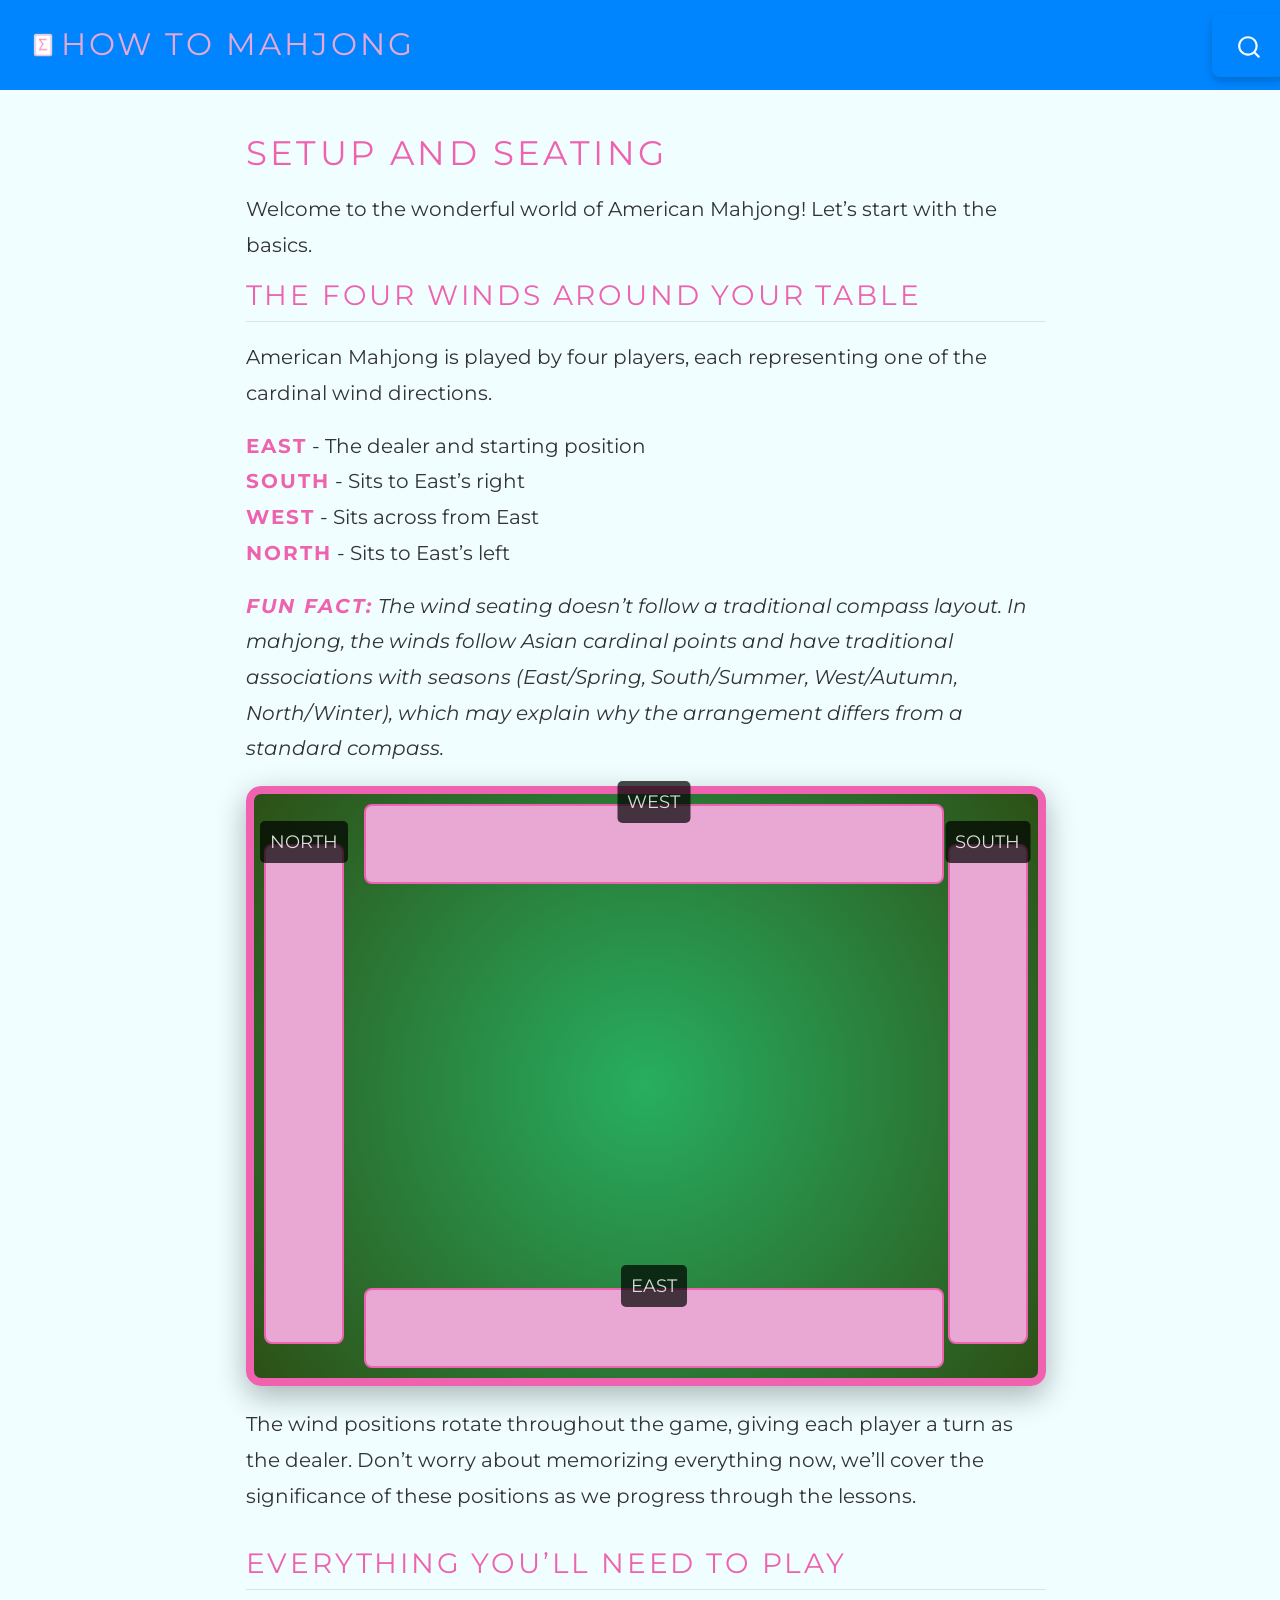
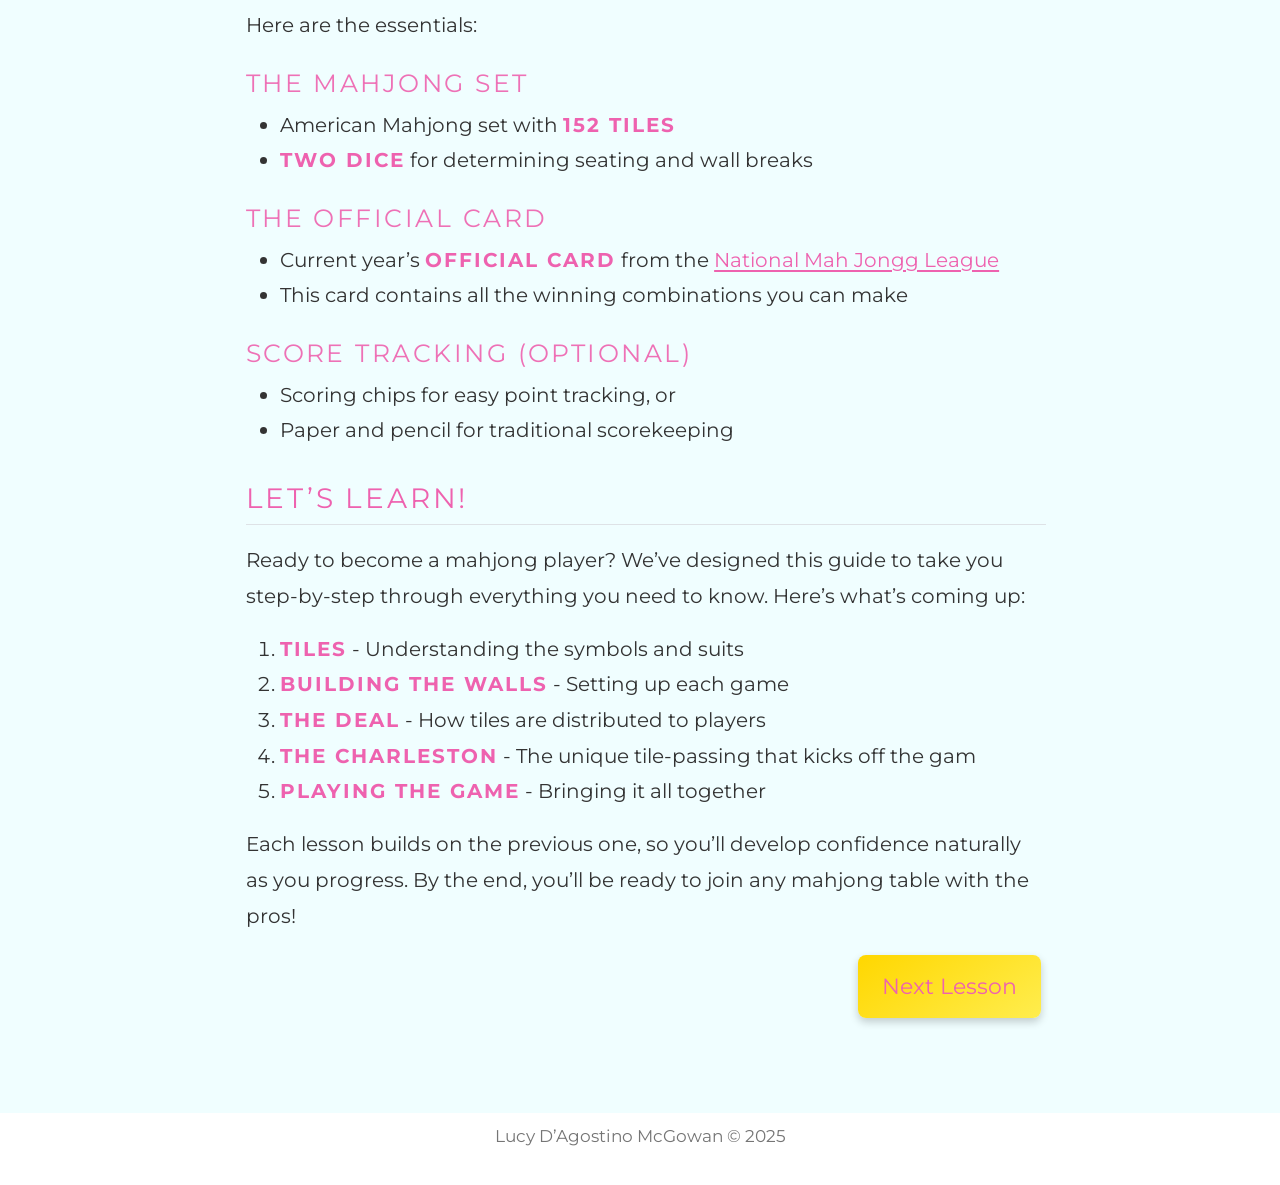
<file: posts/1-setup/index.html>
<!DOCTYPE html>
<html xmlns="http://www.w3.org/1999/xhtml" lang="en" xml:lang="en"><head>

<meta charset="utf-8">
<meta name="generator" content="quarto-1.7.29">

<meta name="viewport" content="width=device-width, initial-scale=1.0, user-scalable=yes">


<title>Setup and Seating – How to Mahjong</title>
<style>
code{white-space: pre-wrap;}
span.smallcaps{font-variant: small-caps;}
div.columns{display: flex; gap: min(4vw, 1.5em);}
div.column{flex: auto; overflow-x: auto;}
div.hanging-indent{margin-left: 1.5em; text-indent: -1.5em;}
ul.task-list{list-style: none;}
ul.task-list li input[type="checkbox"] {
  width: 0.8em;
  margin: 0 0.8em 0.2em -1em; /* quarto-specific, see https://github.com/quarto-dev/quarto-cli/issues/4556 */ 
  vertical-align: middle;
}
</style>


<script src="../../site_libs/quarto-nav/quarto-nav.js"></script>
<script src="../../site_libs/quarto-nav/headroom.min.js"></script>
<script src="../../site_libs/clipboard/clipboard.min.js"></script>
<script src="../../site_libs/quarto-search/autocomplete.umd.js"></script>
<script src="../../site_libs/quarto-search/fuse.min.js"></script>
<script src="../../site_libs/quarto-search/quarto-search.js"></script>
<meta name="quarto:offset" content="../../">
<script src="../../site_libs/quarto-html/quarto.js" type="module"></script>
<script src="../../site_libs/quarto-html/tabsets/tabsets.js" type="module"></script>
<script src="../../site_libs/quarto-html/popper.min.js"></script>
<script src="../../site_libs/quarto-html/tippy.umd.min.js"></script>
<script src="../../site_libs/quarto-html/anchor.min.js"></script>
<link href="../../site_libs/quarto-html/tippy.css" rel="stylesheet">
<link href="../../site_libs/quarto-html/quarto-syntax-highlighting-0815c480559380816a4d1ea211a47e91.css" rel="stylesheet" id="quarto-text-highlighting-styles">
<script src="../../site_libs/bootstrap/bootstrap.min.js"></script>
<link href="../../site_libs/bootstrap/bootstrap-icons.css" rel="stylesheet">
<link href="../../site_libs/bootstrap/bootstrap-3f3965cf620923b27a2da36f3333ad32.min.css" rel="stylesheet" append-hash="true" id="quarto-bootstrap" data-mode="light">
<script id="quarto-search-options" type="application/json">{
  "location": "navbar",
  "copy-button": false,
  "collapse-after": 3,
  "panel-placement": "end",
  "type": "overlay",
  "limit": 50,
  "keyboard-shortcut": [
    "f",
    "/",
    "s"
  ],
  "show-item-context": false,
  "language": {
    "search-no-results-text": "No results",
    "search-matching-documents-text": "matching documents",
    "search-copy-link-title": "Copy link to search",
    "search-hide-matches-text": "Hide additional matches",
    "search-more-match-text": "more match in this document",
    "search-more-matches-text": "more matches in this document",
    "search-clear-button-title": "Clear",
    "search-text-placeholder": "",
    "search-detached-cancel-button-title": "Cancel",
    "search-submit-button-title": "Submit",
    "search-label": "Search"
  }
}</script>


</head>

<body class="nav-fixed fullcontent quarto-light">

<div id="quarto-search-results"></div>
  <header id="quarto-header" class="headroom fixed-top">
    <nav class="navbar navbar-expand-lg " data-bs-theme="dark">
      <div class="navbar-container container-fluid">
      <div class="navbar-brand-container mx-auto">
    <a href="../../index.html" class="navbar-brand navbar-brand-logo">
    <img src="../../logo.png" alt="" class="navbar-logo">
    </a>
    <a class="navbar-brand" href="../../index.html">
    <span class="navbar-title">How to Mahjong</span>
    </a>
  </div>
        <div class="quarto-navbar-tools tools-end">
</div>
          <div id="quarto-search" class="" title="Search"></div>
      </div> <!-- /container-fluid -->
    </nav>
</header>
<!-- content -->
<div id="quarto-content" class="quarto-container page-columns page-rows-contents page-layout-article page-navbar">
<!-- sidebar -->
<!-- margin-sidebar -->
    
<!-- main -->
<main class="content" id="quarto-document-content">

<header id="title-block-header" class="quarto-title-block default">
<div class="quarto-title">
<h1 class="title">Setup and Seating</h1>
</div>



<div class="quarto-title-meta">

    
  
    
  </div>
  


</header>


<p>Welcome to the wonderful world of American Mahjong! Let’s start with the basics.</p>
<section id="the-four-winds-around-your-table" class="level2">
<h2 class="anchored" data-anchor-id="the-four-winds-around-your-table">The Four Winds Around Your Table</h2>
<p>American Mahjong is played by four players, each representing one of the cardinal wind directions.</p>
<p><strong>East</strong> - The dealer and starting position<br>
<strong>South</strong> - Sits to East’s right<br>
<strong>West</strong> - Sits across from East<br>
<strong>North</strong> - Sits to East’s left</p>
<p><em><strong>Fun Fact:</strong> The wind seating doesn’t follow a traditional compass layout. In mahjong, the winds follow Asian cardinal points and have traditional associations with seasons (East/Spring, South/Summer, West/Autumn, North/Winter), which may explain why the arrangement differs from a standard compass.</em></p>
<div id="gameBoard" class="game-board">
<div class="wall-area left" data-wall="NORTH">

</div>
<div class="wall-area right" data-wall="SOUTH">

</div>
<div class="wall-area top" data-wall="WEST">

</div>
<div class="wall-area bottom" data-wall="EAST">

</div>
</div>
<p>The wind positions rotate throughout the game, giving each player a turn as the dealer. Don’t worry about memorizing everything now, we’ll cover the significance of these positions as we progress through the lessons.</p>
</section>
<section id="everything-youll-need-to-play" class="level2">
<h2 class="anchored" data-anchor-id="everything-youll-need-to-play">Everything You’ll Need to Play</h2>
<p>Here are the essentials:</p>
<section id="the-mahjong-set" class="level3">
<h3 class="anchored" data-anchor-id="the-mahjong-set">The Mahjong Set</h3>
<ul>
<li>American Mahjong set with <strong>152 tiles</strong></li>
<li><strong>Two dice</strong> for determining seating and wall breaks</li>
</ul>
</section>
<section id="the-official-card" class="level3">
<h3 class="anchored" data-anchor-id="the-official-card">The Official Card</h3>
<ul>
<li>Current year’s <strong>official card</strong> from the <a href="https://www.nationalmahjonggleague.org/store.aspx#">National Mah Jongg League</a></li>
<li>This card contains all the winning combinations you can make</li>
</ul>
</section>
<section id="score-tracking-optional" class="level3">
<h3 class="anchored" data-anchor-id="score-tracking-optional">Score Tracking (Optional)</h3>
<ul>
<li>Scoring chips for easy point tracking, or</li>
<li>Paper and pencil for traditional scorekeeping</li>
</ul>
</section>
</section>
<section id="lets-learn" class="level2">
<h2 class="anchored" data-anchor-id="lets-learn">Let’s Learn!</h2>
<p>Ready to become a mahjong player? We’ve designed this guide to take you step-by-step through everything you need to know. Here’s what’s coming up:</p>
<ol type="1">
<li><strong>Tiles</strong> - Understanding the symbols and suits</li>
<li><strong>Building the Walls</strong> - Setting up each game</li>
<li><strong>The Deal</strong> - How tiles are distributed to players</li>
<li><strong>The Charleston</strong> - The unique tile-passing that kicks off the gam</li>
<li><strong>Playing the Game</strong> - Bringing it all together</li>
</ol>
<p>Each lesson builds on the previous one, so you’ll develop confidence naturally as you progress. By the end, you’ll be ready to join any mahjong table with the pros!</p>
<p><a href="../../posts/2-tiles" class="button">Next Lesson</a></p>


</section>

</main> <!-- /main -->
<script id="quarto-html-after-body" type="application/javascript">
  window.document.addEventListener("DOMContentLoaded", function (event) {
    const icon = "";
    const anchorJS = new window.AnchorJS();
    anchorJS.options = {
      placement: 'right',
      icon: icon
    };
    anchorJS.add('.anchored');
    const isCodeAnnotation = (el) => {
      for (const clz of el.classList) {
        if (clz.startsWith('code-annotation-')) {                     
          return true;
        }
      }
      return false;
    }
    const onCopySuccess = function(e) {
      // button target
      const button = e.trigger;
      // don't keep focus
      button.blur();
      // flash "checked"
      button.classList.add('code-copy-button-checked');
      var currentTitle = button.getAttribute("title");
      button.setAttribute("title", "Copied!");
      let tooltip;
      if (window.bootstrap) {
        button.setAttribute("data-bs-toggle", "tooltip");
        button.setAttribute("data-bs-placement", "left");
        button.setAttribute("data-bs-title", "Copied!");
        tooltip = new bootstrap.Tooltip(button, 
          { trigger: "manual", 
            customClass: "code-copy-button-tooltip",
            offset: [0, -8]});
        tooltip.show();    
      }
      setTimeout(function() {
        if (tooltip) {
          tooltip.hide();
          button.removeAttribute("data-bs-title");
          button.removeAttribute("data-bs-toggle");
          button.removeAttribute("data-bs-placement");
        }
        button.setAttribute("title", currentTitle);
        button.classList.remove('code-copy-button-checked');
      }, 1000);
      // clear code selection
      e.clearSelection();
    }
    const getTextToCopy = function(trigger) {
        const codeEl = trigger.previousElementSibling.cloneNode(true);
        for (const childEl of codeEl.children) {
          if (isCodeAnnotation(childEl)) {
            childEl.remove();
          }
        }
        return codeEl.innerText;
    }
    const clipboard = new window.ClipboardJS('.code-copy-button:not([data-in-quarto-modal])', {
      text: getTextToCopy
    });
    clipboard.on('success', onCopySuccess);
    if (window.document.getElementById('quarto-embedded-source-code-modal')) {
      const clipboardModal = new window.ClipboardJS('.code-copy-button[data-in-quarto-modal]', {
        text: getTextToCopy,
        container: window.document.getElementById('quarto-embedded-source-code-modal')
      });
      clipboardModal.on('success', onCopySuccess);
    }
      var localhostRegex = new RegExp(/^(?:http|https):\/\/localhost\:?[0-9]*\//);
      var mailtoRegex = new RegExp(/^mailto:/);
        var filterRegex = new RegExp("https:\/\/LucyMcGowan\.github\.io\/howtomahjong\/");
      var isInternal = (href) => {
          return filterRegex.test(href) || localhostRegex.test(href) || mailtoRegex.test(href);
      }
      // Inspect non-navigation links and adorn them if external
     var links = window.document.querySelectorAll('a[href]:not(.nav-link):not(.navbar-brand):not(.toc-action):not(.sidebar-link):not(.sidebar-item-toggle):not(.pagination-link):not(.no-external):not([aria-hidden]):not(.dropdown-item):not(.quarto-navigation-tool):not(.about-link)');
      for (var i=0; i<links.length; i++) {
        const link = links[i];
        if (!isInternal(link.href)) {
          // undo the damage that might have been done by quarto-nav.js in the case of
          // links that we want to consider external
          if (link.dataset.originalHref !== undefined) {
            link.href = link.dataset.originalHref;
          }
        }
      }
    function tippyHover(el, contentFn, onTriggerFn, onUntriggerFn) {
      const config = {
        allowHTML: true,
        maxWidth: 500,
        delay: 100,
        arrow: false,
        appendTo: function(el) {
            return el.parentElement;
        },
        interactive: true,
        interactiveBorder: 10,
        theme: 'quarto',
        placement: 'bottom-start',
      };
      if (contentFn) {
        config.content = contentFn;
      }
      if (onTriggerFn) {
        config.onTrigger = onTriggerFn;
      }
      if (onUntriggerFn) {
        config.onUntrigger = onUntriggerFn;
      }
      window.tippy(el, config); 
    }
    const noterefs = window.document.querySelectorAll('a[role="doc-noteref"]');
    for (var i=0; i<noterefs.length; i++) {
      const ref = noterefs[i];
      tippyHover(ref, function() {
        // use id or data attribute instead here
        let href = ref.getAttribute('data-footnote-href') || ref.getAttribute('href');
        try { href = new URL(href).hash; } catch {}
        const id = href.replace(/^#\/?/, "");
        const note = window.document.getElementById(id);
        if (note) {
          return note.innerHTML;
        } else {
          return "";
        }
      });
    }
    const xrefs = window.document.querySelectorAll('a.quarto-xref');
    const processXRef = (id, note) => {
      // Strip column container classes
      const stripColumnClz = (el) => {
        el.classList.remove("page-full", "page-columns");
        if (el.children) {
          for (const child of el.children) {
            stripColumnClz(child);
          }
        }
      }
      stripColumnClz(note)
      if (id === null || id.startsWith('sec-')) {
        // Special case sections, only their first couple elements
        const container = document.createElement("div");
        if (note.children && note.children.length > 2) {
          container.appendChild(note.children[0].cloneNode(true));
          for (let i = 1; i < note.children.length; i++) {
            const child = note.children[i];
            if (child.tagName === "P" && child.innerText === "") {
              continue;
            } else {
              container.appendChild(child.cloneNode(true));
              break;
            }
          }
          if (window.Quarto?.typesetMath) {
            window.Quarto.typesetMath(container);
          }
          return container.innerHTML
        } else {
          if (window.Quarto?.typesetMath) {
            window.Quarto.typesetMath(note);
          }
          return note.innerHTML;
        }
      } else {
        // Remove any anchor links if they are present
        const anchorLink = note.querySelector('a.anchorjs-link');
        if (anchorLink) {
          anchorLink.remove();
        }
        if (window.Quarto?.typesetMath) {
          window.Quarto.typesetMath(note);
        }
        if (note.classList.contains("callout")) {
          return note.outerHTML;
        } else {
          return note.innerHTML;
        }
      }
    }
    for (var i=0; i<xrefs.length; i++) {
      const xref = xrefs[i];
      tippyHover(xref, undefined, function(instance) {
        instance.disable();
        let url = xref.getAttribute('href');
        let hash = undefined; 
        if (url.startsWith('#')) {
          hash = url;
        } else {
          try { hash = new URL(url).hash; } catch {}
        }
        if (hash) {
          const id = hash.replace(/^#\/?/, "");
          const note = window.document.getElementById(id);
          if (note !== null) {
            try {
              const html = processXRef(id, note.cloneNode(true));
              instance.setContent(html);
            } finally {
              instance.enable();
              instance.show();
            }
          } else {
            // See if we can fetch this
            fetch(url.split('#')[0])
            .then(res => res.text())
            .then(html => {
              const parser = new DOMParser();
              const htmlDoc = parser.parseFromString(html, "text/html");
              const note = htmlDoc.getElementById(id);
              if (note !== null) {
                const html = processXRef(id, note);
                instance.setContent(html);
              } 
            }).finally(() => {
              instance.enable();
              instance.show();
            });
          }
        } else {
          // See if we can fetch a full url (with no hash to target)
          // This is a special case and we should probably do some content thinning / targeting
          fetch(url)
          .then(res => res.text())
          .then(html => {
            const parser = new DOMParser();
            const htmlDoc = parser.parseFromString(html, "text/html");
            const note = htmlDoc.querySelector('main.content');
            if (note !== null) {
              // This should only happen for chapter cross references
              // (since there is no id in the URL)
              // remove the first header
              if (note.children.length > 0 && note.children[0].tagName === "HEADER") {
                note.children[0].remove();
              }
              const html = processXRef(null, note);
              instance.setContent(html);
            } 
          }).finally(() => {
            instance.enable();
            instance.show();
          });
        }
      }, function(instance) {
      });
    }
        let selectedAnnoteEl;
        const selectorForAnnotation = ( cell, annotation) => {
          let cellAttr = 'data-code-cell="' + cell + '"';
          let lineAttr = 'data-code-annotation="' +  annotation + '"';
          const selector = 'span[' + cellAttr + '][' + lineAttr + ']';
          return selector;
        }
        const selectCodeLines = (annoteEl) => {
          const doc = window.document;
          const targetCell = annoteEl.getAttribute("data-target-cell");
          const targetAnnotation = annoteEl.getAttribute("data-target-annotation");
          const annoteSpan = window.document.querySelector(selectorForAnnotation(targetCell, targetAnnotation));
          const lines = annoteSpan.getAttribute("data-code-lines").split(",");
          const lineIds = lines.map((line) => {
            return targetCell + "-" + line;
          })
          let top = null;
          let height = null;
          let parent = null;
          if (lineIds.length > 0) {
              //compute the position of the single el (top and bottom and make a div)
              const el = window.document.getElementById(lineIds[0]);
              top = el.offsetTop;
              height = el.offsetHeight;
              parent = el.parentElement.parentElement;
            if (lineIds.length > 1) {
              const lastEl = window.document.getElementById(lineIds[lineIds.length - 1]);
              const bottom = lastEl.offsetTop + lastEl.offsetHeight;
              height = bottom - top;
            }
            if (top !== null && height !== null && parent !== null) {
              // cook up a div (if necessary) and position it 
              let div = window.document.getElementById("code-annotation-line-highlight");
              if (div === null) {
                div = window.document.createElement("div");
                div.setAttribute("id", "code-annotation-line-highlight");
                div.style.position = 'absolute';
                parent.appendChild(div);
              }
              div.style.top = top - 2 + "px";
              div.style.height = height + 4 + "px";
              div.style.left = 0;
              let gutterDiv = window.document.getElementById("code-annotation-line-highlight-gutter");
              if (gutterDiv === null) {
                gutterDiv = window.document.createElement("div");
                gutterDiv.setAttribute("id", "code-annotation-line-highlight-gutter");
                gutterDiv.style.position = 'absolute';
                const codeCell = window.document.getElementById(targetCell);
                const gutter = codeCell.querySelector('.code-annotation-gutter');
                gutter.appendChild(gutterDiv);
              }
              gutterDiv.style.top = top - 2 + "px";
              gutterDiv.style.height = height + 4 + "px";
            }
            selectedAnnoteEl = annoteEl;
          }
        };
        const unselectCodeLines = () => {
          const elementsIds = ["code-annotation-line-highlight", "code-annotation-line-highlight-gutter"];
          elementsIds.forEach((elId) => {
            const div = window.document.getElementById(elId);
            if (div) {
              div.remove();
            }
          });
          selectedAnnoteEl = undefined;
        };
          // Handle positioning of the toggle
      window.addEventListener(
        "resize",
        throttle(() => {
          elRect = undefined;
          if (selectedAnnoteEl) {
            selectCodeLines(selectedAnnoteEl);
          }
        }, 10)
      );
      function throttle(fn, ms) {
      let throttle = false;
      let timer;
        return (...args) => {
          if(!throttle) { // first call gets through
              fn.apply(this, args);
              throttle = true;
          } else { // all the others get throttled
              if(timer) clearTimeout(timer); // cancel #2
              timer = setTimeout(() => {
                fn.apply(this, args);
                timer = throttle = false;
              }, ms);
          }
        };
      }
        // Attach click handler to the DT
        const annoteDls = window.document.querySelectorAll('dt[data-target-cell]');
        for (const annoteDlNode of annoteDls) {
          annoteDlNode.addEventListener('click', (event) => {
            const clickedEl = event.target;
            if (clickedEl !== selectedAnnoteEl) {
              unselectCodeLines();
              const activeEl = window.document.querySelector('dt[data-target-cell].code-annotation-active');
              if (activeEl) {
                activeEl.classList.remove('code-annotation-active');
              }
              selectCodeLines(clickedEl);
              clickedEl.classList.add('code-annotation-active');
            } else {
              // Unselect the line
              unselectCodeLines();
              clickedEl.classList.remove('code-annotation-active');
            }
          });
        }
    const findCites = (el) => {
      const parentEl = el.parentElement;
      if (parentEl) {
        const cites = parentEl.dataset.cites;
        if (cites) {
          return {
            el,
            cites: cites.split(' ')
          };
        } else {
          return findCites(el.parentElement)
        }
      } else {
        return undefined;
      }
    };
    var bibliorefs = window.document.querySelectorAll('a[role="doc-biblioref"]');
    for (var i=0; i<bibliorefs.length; i++) {
      const ref = bibliorefs[i];
      const citeInfo = findCites(ref);
      if (citeInfo) {
        tippyHover(citeInfo.el, function() {
          var popup = window.document.createElement('div');
          citeInfo.cites.forEach(function(cite) {
            var citeDiv = window.document.createElement('div');
            citeDiv.classList.add('hanging-indent');
            citeDiv.classList.add('csl-entry');
            var biblioDiv = window.document.getElementById('ref-' + cite);
            if (biblioDiv) {
              citeDiv.innerHTML = biblioDiv.innerHTML;
            }
            popup.appendChild(citeDiv);
          });
          return popup.innerHTML;
        });
      }
    }
  });
  </script>
</div> <!-- /content -->
<footer class="footer">
  <div class="nav-footer">
    <div class="nav-footer-left">
      &nbsp;
    </div>   
    <div class="nav-footer-center">
<p>Lucy D’Agostino McGowan © 2025</p>
</div>
    <div class="nav-footer-right">
      &nbsp;
    </div>
  </div>
</footer>
<!-- Mobile Rotation Reminder for Portrait Mode -->
<div class="rotation-reminder" id="rotationReminder">
    <div class="rotation-icon">📱</div>
    <div class="rotation-message">
        Please rotate your device to landscape mode for the best experience
    </div>
    <div class="rotation-subtitle">
        This content is optimized for horizontal viewing
    </div>
</div>
<style>
    /* Mobile Rotation Reminder Styles */
    .rotation-reminder {
        display: none;
        position: fixed;
        top: 0;
        left: 0;
        width: 100%;
        height: 100%;
        background-color: rgba(0, 0, 0, 0.9);
        z-index: 9999;
        justify-content: center;
        align-items: center;
        flex-direction: column;
        color: white;
        text-align: center;
        font-family: -apple-system, BlinkMacSystemFont, 'Segoe UI', Roboto, sans-serif;
        padding: 20px;
        box-sizing: border-box;
    }
    .rotation-icon {
        font-size: 4rem;
        margin-bottom: 20px;
        animation: rotate-phone 2s linear infinite;
    }
    .rotation-message {
        font-size: 1.2rem;
        margin-bottom: 10px;
        max-width: 300px;
        font-weight: 500;
    }
    .rotation-subtitle {
        font-size: 0.9rem;
        opacity: 0.8;
        max-width: 280px;
    }
    @keyframes rotate-phone {
        from { transform: rotate(0deg); }
        to { transform: rotate(360deg); }
    }
    /* Show reminder only on mobile devices in portrait mode */
    @media screen and (max-width: 768px) and (orientation: portrait) {
        .rotation-reminder {
            display: flex !important;
        }
    }
    /* Ensure it works with common mobile breakpoints - show when in portrait */
    @media screen and (max-height: 900px) and (max-width: 500px) and (orientation: portrait) {
        .rotation-reminder {
            display: flex !important;
        }
    }
</style>
<script>
    // Mobile Rotation Reminder Script
    (function() {
        'use strict';
        
        function handleOrientationChange() {
            const reminder = document.getElementById('rotationReminder');
            if (!reminder) return;
            
            const isMobile = window.innerWidth <= 768 || window.innerHeight <= 500;
            const isPortrait = window.innerHeight > window.innerWidth;
            
            // Show reminder only when device is mobile AND in portrait mode
            if (isMobile && isPortrait) {
                reminder.style.display = 'flex';
                console.log('Mobile portrait detected - rotation reminder active');
            } else {
                reminder.style.display = 'none';
            }
        }
        
        // Wait for DOM to be ready
        if (document.readyState === 'loading') {
            document.addEventListener('DOMContentLoaded', function() {
                handleOrientationChange();
            });
        } else {
            handleOrientationChange();
        }
        
        // Listen for orientation and resize events
        window.addEventListener('orientationchange', function() {
            setTimeout(handleOrientationChange, 100);
        });
        
        window.addEventListener('resize', handleOrientationChange);
    })();
</script>




</body></html>
</file>
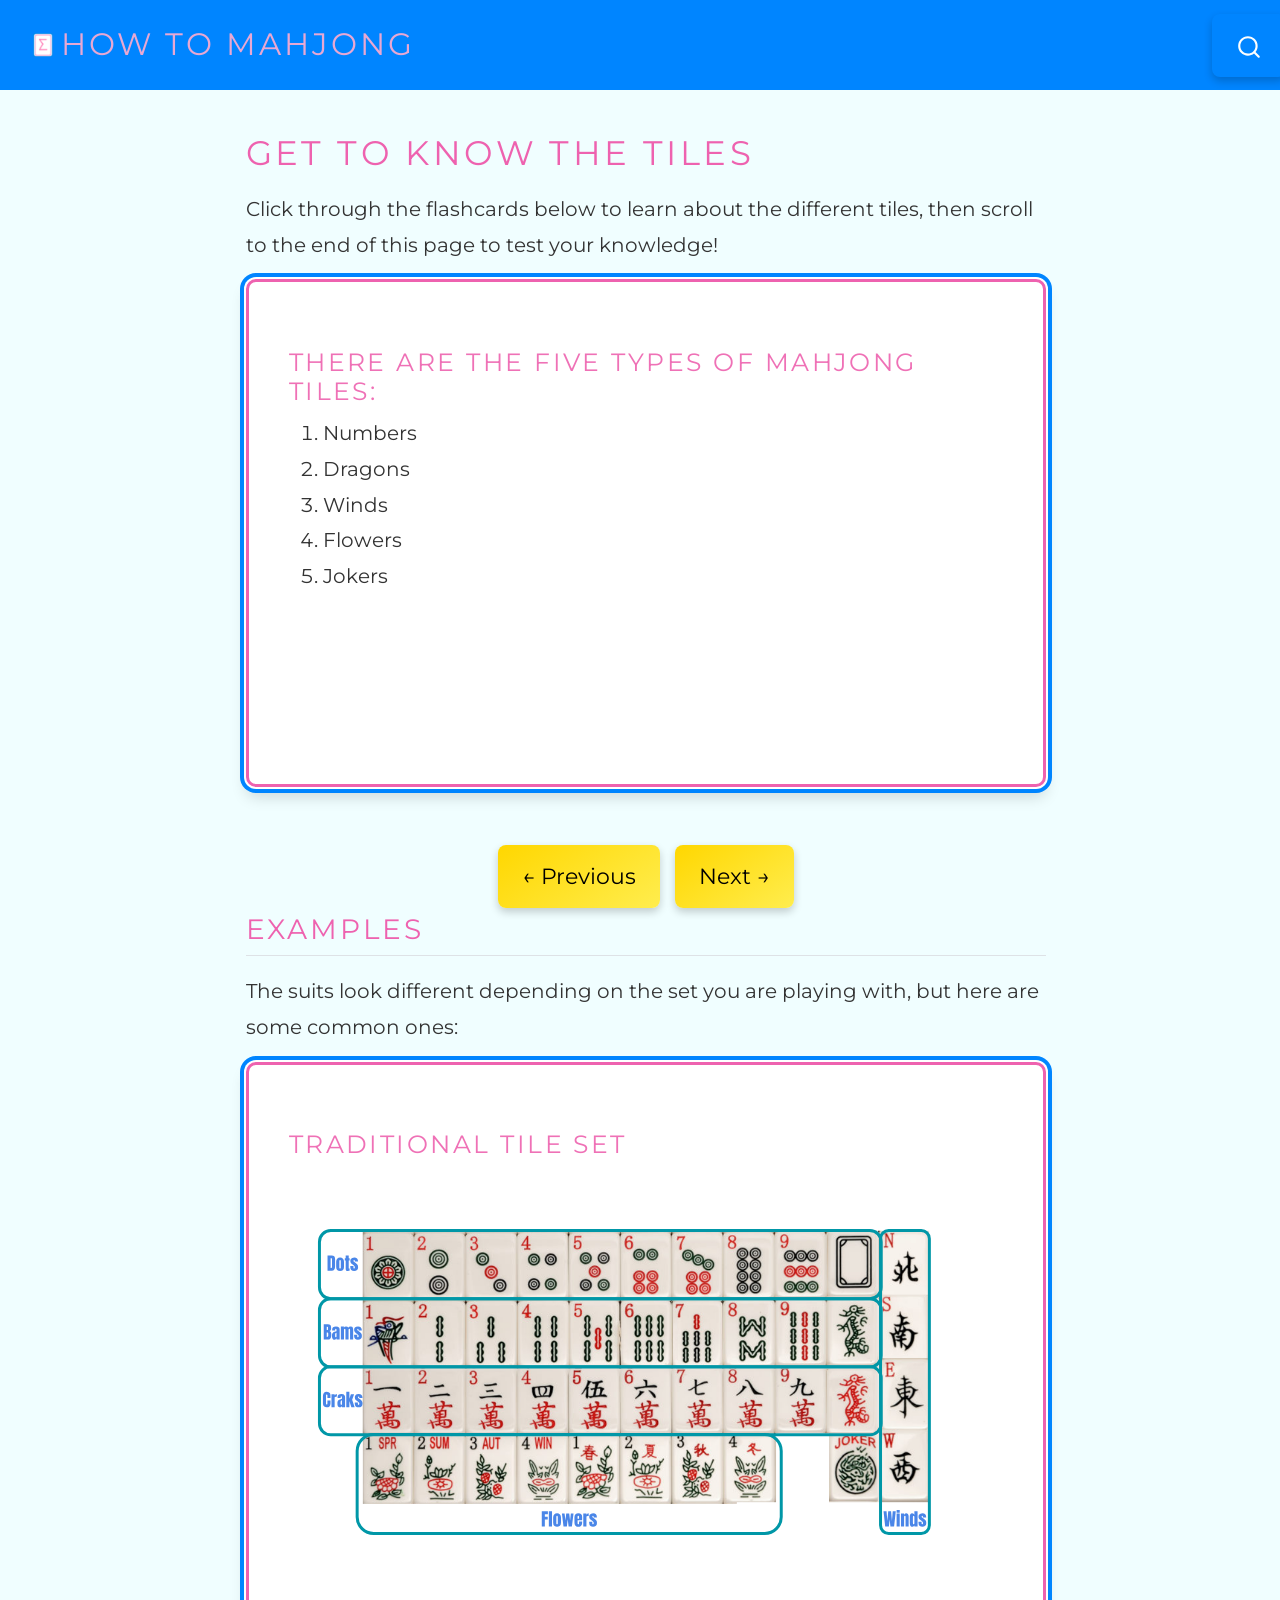
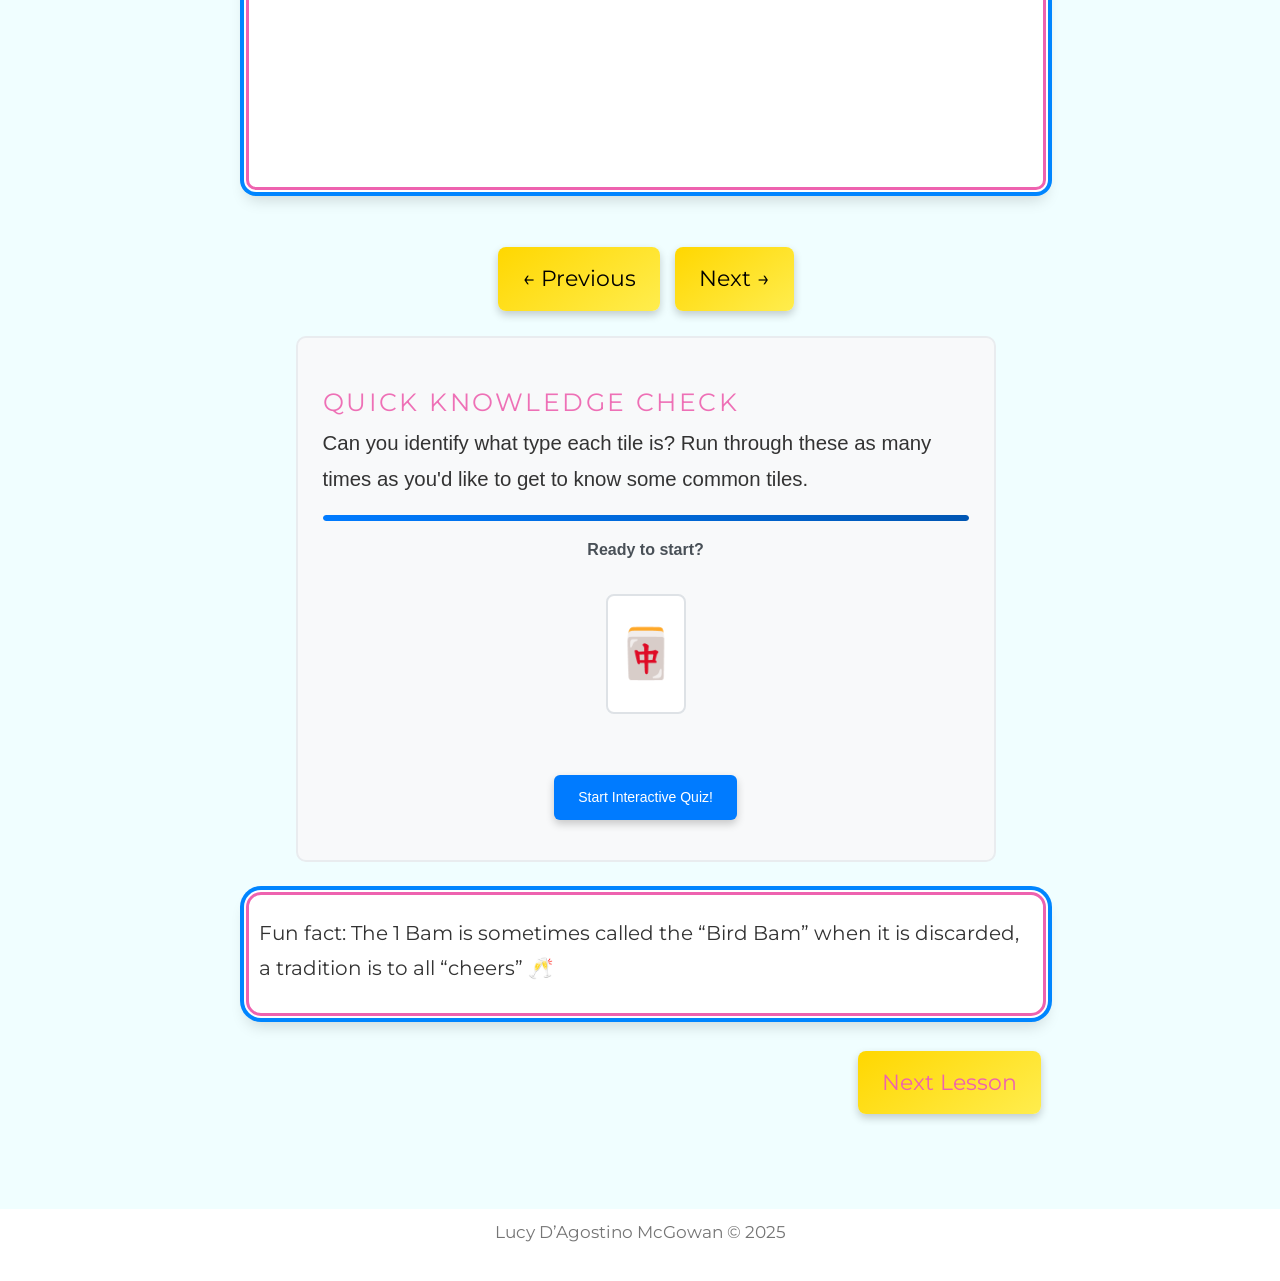
<file: posts/2-tiles/index.html>
<!DOCTYPE html>
<html xmlns="http://www.w3.org/1999/xhtml" lang="en" xml:lang="en"><head>

<meta charset="utf-8">
<meta name="generator" content="quarto-1.7.29">

<meta name="viewport" content="width=device-width, initial-scale=1.0, user-scalable=yes">


<title>Get to know the tiles – How to Mahjong</title>
<style>
code{white-space: pre-wrap;}
span.smallcaps{font-variant: small-caps;}
div.columns{display: flex; gap: min(4vw, 1.5em);}
div.column{flex: auto; overflow-x: auto;}
div.hanging-indent{margin-left: 1.5em; text-indent: -1.5em;}
ul.task-list{list-style: none;}
ul.task-list li input[type="checkbox"] {
  width: 0.8em;
  margin: 0 0.8em 0.2em -1em; /* quarto-specific, see https://github.com/quarto-dev/quarto-cli/issues/4556 */ 
  vertical-align: middle;
}
</style>


<script src="../../site_libs/quarto-nav/quarto-nav.js"></script>
<script src="../../site_libs/quarto-nav/headroom.min.js"></script>
<script src="../../site_libs/clipboard/clipboard.min.js"></script>
<script src="../../site_libs/quarto-search/autocomplete.umd.js"></script>
<script src="../../site_libs/quarto-search/fuse.min.js"></script>
<script src="../../site_libs/quarto-search/quarto-search.js"></script>
<meta name="quarto:offset" content="../../">
<script src="../../site_libs/quarto-html/quarto.js" type="module"></script>
<script src="../../site_libs/quarto-html/tabsets/tabsets.js" type="module"></script>
<script src="../../site_libs/quarto-html/popper.min.js"></script>
<script src="../../site_libs/quarto-html/tippy.umd.min.js"></script>
<script src="../../site_libs/quarto-html/anchor.min.js"></script>
<link href="../../site_libs/quarto-html/tippy.css" rel="stylesheet">
<link href="../../site_libs/quarto-html/quarto-syntax-highlighting-0815c480559380816a4d1ea211a47e91.css" rel="stylesheet" id="quarto-text-highlighting-styles">
<script src="../../site_libs/bootstrap/bootstrap.min.js"></script>
<link href="../../site_libs/bootstrap/bootstrap-icons.css" rel="stylesheet">
<link href="../../site_libs/bootstrap/bootstrap-3f3965cf620923b27a2da36f3333ad32.min.css" rel="stylesheet" append-hash="true" id="quarto-bootstrap" data-mode="light">
<script id="quarto-search-options" type="application/json">{
  "location": "navbar",
  "copy-button": false,
  "collapse-after": 3,
  "panel-placement": "end",
  "type": "overlay",
  "limit": 50,
  "keyboard-shortcut": [
    "f",
    "/",
    "s"
  ],
  "show-item-context": false,
  "language": {
    "search-no-results-text": "No results",
    "search-matching-documents-text": "matching documents",
    "search-copy-link-title": "Copy link to search",
    "search-hide-matches-text": "Hide additional matches",
    "search-more-match-text": "more match in this document",
    "search-more-matches-text": "more matches in this document",
    "search-clear-button-title": "Clear",
    "search-text-placeholder": "",
    "search-detached-cancel-button-title": "Cancel",
    "search-submit-button-title": "Submit",
    "search-label": "Search"
  }
}</script>


</head>

<body class="nav-fixed fullcontent quarto-light">

<div id="quarto-search-results"></div>
  <header id="quarto-header" class="headroom fixed-top">
    <nav class="navbar navbar-expand-lg " data-bs-theme="dark">
      <div class="navbar-container container-fluid">
      <div class="navbar-brand-container mx-auto">
    <a href="../../index.html" class="navbar-brand navbar-brand-logo">
    <img src="../../logo.png" alt="" class="navbar-logo">
    </a>
    <a class="navbar-brand" href="../../index.html">
    <span class="navbar-title">How to Mahjong</span>
    </a>
  </div>
        <div class="quarto-navbar-tools tools-end">
</div>
          <div id="quarto-search" class="" title="Search"></div>
      </div> <!-- /container-fluid -->
    </nav>
</header>
<!-- content -->
<div id="quarto-content" class="quarto-container page-columns page-rows-contents page-layout-article page-navbar">
<!-- sidebar -->
<!-- margin-sidebar -->
    
<!-- main -->
<main class="content" id="quarto-document-content">

<header id="title-block-header" class="quarto-title-block default">
<div class="quarto-title">
<h1 class="title">Get to know the tiles</h1>
</div>



<div class="quarto-title-meta">

    
  
    
  </div>
  


</header>


<p>Click through the flashcards below to learn about the different tiles, then scroll to the end of this page to test your knowledge!</p>
<div class="mahj-carousel">
<div id="carousel" class="mahj-carousel-inner">
<section id="there-are-the-five-types-of-mahjong-tiles" class="level3 mahj-slide">
<h3 class="anchored" data-anchor-id="there-are-the-five-types-of-mahjong-tiles">There are the five types of Mahjong tiles:</h3>
<ol type="1">
<li>Numbers</li>
<li>Dragons</li>
<li>Winds</li>
<li>Flowers</li>
<li>Jokers</li>
</ol>
</section>
<section id="numeric-tiles-dragons" class="level3 mahj-slide">
<h3 class="anchored" data-anchor-id="numeric-tiles-dragons">Numeric Tiles + Dragons</h3>
<p>These tiles come in 3 suits: <strong>Dots</strong> (circles), <strong>Bams</strong> (bamboo), and <strong>Craks</strong> (characters). Think of each suit like a playing-card suit—with a “face card” in the form of a Dragon.</p>
</section>
<section id="dots" class="level3 mahj-slide">
<h3 class="anchored" data-anchor-id="dots">Dots</h3>
<p>The <strong>Dot</strong> suit has:</p>
<ul>
<li>Number tiles: <strong>1</strong> through <strong>9</strong>
<ul>
<li>4 copies of each → <code>9 × 4 = 36</code> tiles<br>
</li>
</ul></li>
<li>Paired Dragon: <strong>White Dragon</strong> (often called <em>soap</em>)
<ul>
<li>4 copies → <code>4</code> tiles</li>
</ul></li>
</ul>
<div class="text-center">
<p><img src="tiles/dot-3-a-traditional-set.png" height="75"> <img src="tiles/dot-6-my-fair-mahjong.png" height="75"> <img src="tiles/dot-8-the-mahjong-line.png" height="75"></p>
<p><em>Example dot tiles from various sets</em></p>
</div>
</section>
<section id="bams" class="level3 mahj-slide">
<h3 class="anchored" data-anchor-id="bams">Bams</h3>
<p>The <strong>Bam</strong> suit has:</p>
<ul>
<li>Number tiles: <strong>1</strong> through <strong>9</strong>
<ul>
<li>4 copies of each → <code>9 × 4 = 36</code> tiles<br>
</li>
</ul></li>
<li>Paired Dragon: <strong>Green Dragon</strong>
<ul>
<li>4 copies → <code>4</code> tiles</li>
</ul></li>
</ul>
<div class="text-center">
<p><img src="tiles/bam-3-a-traditional-set.png" height="75"> <img src="tiles/bam-6-my-fair-mahjong.png" height="75"> <img src="tiles/bam-8-the-mahjong-line.png" height="75"></p>
<p><em>Example bam tiles from various sets</em></p>
</div>
</section>
<section id="craks" class="level3 mahj-slide">
<h3 class="anchored" data-anchor-id="craks">Craks</h3>
<p>The <strong>Crak</strong> suit has:</p>
<ul>
<li>Number tiles: <strong>1</strong> through <strong>9</strong>
<ul>
<li>4 copies of each → <code>9 × 4 = 36</code> tiles<br>
</li>
</ul></li>
<li>Paired Dragon: <strong>Red Dragon</strong>
<ul>
<li>4 copies → <code>4</code> tiles</li>
</ul></li>
</ul>
<div class="text-center">
<p><img src="tiles/crak-3-a-traditional-set.png" height="75"> <img src="tiles/crak-6-my-fair-mahjong.png" height="75"> <img src="tiles/crak-8-the-mahjong-line.png" height="75"></p>
<p><em>Example crak tiles from various sets</em></p>
</div>
</section>
<section id="winds" class="level3 mahj-slide">
<h3 class="anchored" data-anchor-id="winds">Winds</h3>
<p>The third type of tile is a <strong>Wind</strong></p>
<ul>
<li>Directions: <strong>East</strong>, <strong>South</strong>, <strong>West</strong>, <strong>North</strong><br>
</li>
<li>4 copies of each → <code>4 × 4 = 16</code> tiles</li>
</ul>
<div class="text-center">
<p><img src="tiles/wind-north-a-traditional-set.png" height="75"> <img src="tiles/wind-east-my-fair-mahjong.png" height="75"> <img src="tiles/wind-west-the-mahjong-line.png" height="75"></p>
<p><em>Example wind tiles from various sets</em></p>
</div>
</section>
<section id="flowers" class="level3 mahj-slide">
<h3 class="anchored" data-anchor-id="flowers">Flowers</h3>
<p>The fourth type of tile is a <strong>Flower</strong></p>
<ul>
<li>There are 8 Flowers → <code>8</code> tiles</li>
</ul>
<div class="text-center">
<p><img src="tiles/flower-3-a-traditional-set.png" height="75"> <img src="tiles/flower-6-my-fair-mahjong.png" height="75"> <img src="tiles/flower-1-the-mahjong-line.png" height="75"></p>
<p><em>Example flower tiles from various sets</em></p>
</div>
</section>
<section id="jokers" class="level3 mahj-slide">
<h3 class="anchored" data-anchor-id="jokers">Jokers</h3>
<p>The final type of tile is a <strong>Joker</strong></p>
<ul>
<li>Wildcards (can substitute most tiles)<br>
</li>
<li>8 Jokers → <code>8</code> tiles</li>
</ul>
</section>
<section id="grand-tile-count-summary" class="level3 mahj-slide">
<h3 class="anchored" data-anchor-id="grand-tile-count-summary">Grand Tile-Count Summary</h3>
<ul>
<li>Suited Number Tiles: <code>108</code><br>
</li>
<li>Dragons: <code>12</code><br>
</li>
<li>Winds: <code>16</code><br>
</li>
<li>Flowers: <code>8</code><br>
</li>
<li>Jokers: <code>8</code><br>
</li>
<li><strong>Total: <code>152</code> tiles</strong></li>
</ul>
</section>
</div>
</div>
<p><br></p>
<div class="nav-buttons text-center">
<button class="nav-btn" onclick="scrollCarousel(-1)">
← Previous
</button>
<button class="nav-btn" onclick="scrollCarousel(1)">
Next →
</button>
</div>
<section id="examples" class="level2">
<h2 class="anchored" data-anchor-id="examples">Examples</h2>
<p>The suits look different depending on the set you are playing with, but here are some common ones:</p>
<div class="mahj-carousel">
<div id="carousel2" class="mahj-carousel-inner">
<section id="traditional-tile-set" class="level3 mahj-slide">
<h3 class="anchored" data-anchor-id="traditional-tile-set">Traditional Tile Set</h3>
<p><img src="tiles/traditional.svg" class="img-fluid"></p>
</section>
<section id="the-mahjong-line" class="level3 mahj-slide">
<h3 class="anchored" data-anchor-id="the-mahjong-line">The Mahjong Line</h3>
<p><img src="tiles/the-mahjong-line.svg" class="img-fluid"></p>
</section>
<section id="my-fair-mahjong" class="level3 mahj-slide">
<h3 class="anchored" data-anchor-id="my-fair-mahjong">My Fair Mahjong</h3>
<p>There are lots of cute variations available for Mahjong sets. Here is a Southeast Series from <em>My Fair Mahjong</em>. If you are playing with a set you are not familiar with, you can ask to see the included card that will tell you which design represent which tiles.</p>
<p><img src="tiles/my-fair-mahjong.svg" class="img-fluid"></p>
</section>
</div>
</div>
<p><br></p>
<div class="nav-buttons text-center">
<button class="nav-btn" onclick="scrollCarousel2(-1)">
← Previous
</button>
<button class="nav-btn" onclick="scrollCarousel2(1)">
Next →
</button>
</div>
<div class="tile-trainer">
<div class="quiz-container">
<h3 class="anchored">Quick Knowledge Check</h3>
<p>Can you identify what type each tile is? Run through these as many times as you'd like to get to know some common tiles.</p>
<div class="progress-bar">
<div class="progress-fill" id="progressFill"></div>
</div>
<div class="score" id="score">Ready to start?</div>
<div class="tile-display">
<div class="tile-image" id="currentTile">
<div class="tile-symbol">🀄</div>
</div>
</div>
<div class="options" id="options"></div>
<div class="feedback" id="feedback"></div>
<button class="control-btn" id="nextBtn" onclick="nextQuestion()" style="display: none;">Next Question →</button>
<button class="control-btn" id="startBtn" onclick="startQuiz()">Start Interactive Quiz!</button>
</div>
<script>
    const quizData = {"tiles":[{"type":"Bam","name":"a 1 Bam from the a Traditional Set","image":"tiles/bam-1-a-traditional-set.png","filename":"bam-1-a-traditional-set.png"},{"type":"Bam","name":"a 1 Bam from the My Fair Mahjong","image":"tiles/bam-1-my-fair-mahjong.png","filename":"bam-1-my-fair-mahjong.png"},{"type":"Bam","name":"a 1 Bam from the The Mahjong Line","image":"tiles/bam-1-the-mahjong-line.png","filename":"bam-1-the-mahjong-line.png"},{"type":"Bam","name":"a 2 Bam from the a Traditional Set","image":"tiles/bam-2-a-traditional-set.png","filename":"bam-2-a-traditional-set.png"},{"type":"Bam","name":"a 2 Bam from the My Fair Mahjong","image":"tiles/bam-2-my-fair-mahjong.png","filename":"bam-2-my-fair-mahjong.png"},{"type":"Bam","name":"a 2 Bam from the The Mahjong Line","image":"tiles/bam-2-the-mahjong-line.png","filename":"bam-2-the-mahjong-line.png"},{"type":"Bam","name":"a 3 Bam from the a Traditional Set","image":"tiles/bam-3-a-traditional-set.png","filename":"bam-3-a-traditional-set.png"},{"type":"Bam","name":"a 3 Bam from the My Fair Mahjong","image":"tiles/bam-3-my-fair-mahjong.png","filename":"bam-3-my-fair-mahjong.png"},{"type":"Bam","name":"a 3 Bam from the The Mahjong Line","image":"tiles/bam-3-the-mahjong-line.png","filename":"bam-3-the-mahjong-line.png"},{"type":"Bam","name":"a 4 Bam from the a Traditional Set","image":"tiles/bam-4-a-traditional-set.png","filename":"bam-4-a-traditional-set.png"},{"type":"Bam","name":"a 4 Bam from the My Fair Mahjong","image":"tiles/bam-4-my-fair-mahjong.png","filename":"bam-4-my-fair-mahjong.png"},{"type":"Bam","name":"a 4 Bam from the The Mahjong Line","image":"tiles/bam-4-the-mahjong-line.png","filename":"bam-4-the-mahjong-line.png"},{"type":"Bam","name":"a 5 Bam from the a Traditional Set","image":"tiles/bam-5-a-traditional-set.png","filename":"bam-5-a-traditional-set.png"},{"type":"Bam","name":"a 5 Bam from the My Fair Mahjong","image":"tiles/bam-5-my-fair-mahjong.png","filename":"bam-5-my-fair-mahjong.png"},{"type":"Bam","name":"a 5 Bam from the The Mahjong Line","image":"tiles/bam-5-the-mahjong-line.png","filename":"bam-5-the-mahjong-line.png"},{"type":"Bam","name":"a 6 Bam from the a Traditional Set","image":"tiles/bam-6-a-traditional-set.png","filename":"bam-6-a-traditional-set.png"},{"type":"Bam","name":"a 6 Bam from the My Fair Mahjong","image":"tiles/bam-6-my-fair-mahjong.png","filename":"bam-6-my-fair-mahjong.png"},{"type":"Bam","name":"a 6 Bam from the The Mahjong Line","image":"tiles/bam-6-the-mahjong-line.png","filename":"bam-6-the-mahjong-line.png"},{"type":"Bam","name":"a 7 Bam from the a Traditional Set","image":"tiles/bam-7-a-traditional-set.png","filename":"bam-7-a-traditional-set.png"},{"type":"Bam","name":"a 7 Bam from the My Fair Mahjong","image":"tiles/bam-7-my-fair-mahjong.png","filename":"bam-7-my-fair-mahjong.png"},{"type":"Bam","name":"a 7 Bam from the The Mahjong Line","image":"tiles/bam-7-the-mahjong-line.png","filename":"bam-7-the-mahjong-line.png"},{"type":"Bam","name":"an 8 Bam from the a Traditional Set","image":"tiles/bam-8-a-traditional-set.png","filename":"bam-8-a-traditional-set.png"},{"type":"Bam","name":"an 8 Bam from the My Fair Mahjong","image":"tiles/bam-8-my-fair-mahjong.png","filename":"bam-8-my-fair-mahjong.png"},{"type":"Bam","name":"an 8 Bam from the The Mahjong Line","image":"tiles/bam-8-the-mahjong-line.png","filename":"bam-8-the-mahjong-line.png"},{"type":"Bam","name":"a 9 Bam from the a Traditional Set","image":"tiles/bam-9-a-traditional-set.png","filename":"bam-9-a-traditional-set.png"},{"type":"Bam","name":"a 9 Bam from the My Fair Mahjong","image":"tiles/bam-9-my-fair-mahjong.png","filename":"bam-9-my-fair-mahjong.png"},{"type":"Bam","name":"a 9 Bam from the The Mahjong Line","image":"tiles/bam-9-the-mahjong-line.png","filename":"bam-9-the-mahjong-line.png"},{"type":"Bam","name":"a Bam Dragon (Green Dragon) from the a Traditional Set","image":"tiles/bam-dragon-a-traditional-set.png","filename":"bam-dragon-a-traditional-set.png"},{"type":"Bam","name":"a Bam Dragon (Green Dragon) from the My Fair Mahjong","image":"tiles/bam-dragon-my-fair-mahjong.png","filename":"bam-dragon-my-fair-mahjong.png"},{"type":"Bam","name":"a Bam Dragon (Green Dragon) from the The Mahjong Line","image":"tiles/bam-dragon-the-mahjong-line.png","filename":"bam-dragon-the-mahjong-line.png"},{"type":"Crak","name":"a 1 Crak from the a Traditional Set","image":"tiles/crak-1-a-traditional-set.png","filename":"crak-1-a-traditional-set.png"},{"type":"Crak","name":"a 1 Crak from the My Fair Mahjong","image":"tiles/crak-1-my-fair-mahjong.png","filename":"crak-1-my-fair-mahjong.png"},{"type":"Crak","name":"a 1 Crak from the The Mahjong Line","image":"tiles/crak-1-the-mahjong-line.png","filename":"crak-1-the-mahjong-line.png"},{"type":"Crak","name":"a 2 Crak from the a Traditional Set","image":"tiles/crak-2-a-traditional-set.png","filename":"crak-2-a-traditional-set.png"},{"type":"Crak","name":"a 2 Crak from the My Fair Mahjong","image":"tiles/crak-2-my-fair-mahjong.png","filename":"crak-2-my-fair-mahjong.png"},{"type":"Crak","name":"a 2 Crak from the The Mahjong Line","image":"tiles/crak-2-the-mahjong-line.png","filename":"crak-2-the-mahjong-line.png"},{"type":"Crak","name":"a 3 Crak from the a Traditional Set","image":"tiles/crak-3-a-traditional-set.png","filename":"crak-3-a-traditional-set.png"},{"type":"Crak","name":"a 3 Crak from the My Fair Mahjong","image":"tiles/crak-3-my-fair-mahjong.png","filename":"crak-3-my-fair-mahjong.png"},{"type":"Crak","name":"a 3 Crak from the The Mahjong Line","image":"tiles/crak-3-the-mahjong-line.png","filename":"crak-3-the-mahjong-line.png"},{"type":"Crak","name":"a 4 Crak from the a Traditional Set","image":"tiles/crak-4-a-traditional-set.png","filename":"crak-4-a-traditional-set.png"},{"type":"Crak","name":"a 4 Crak from the My Fair Mahjong","image":"tiles/crak-4-my-fair-mahjong.png","filename":"crak-4-my-fair-mahjong.png"},{"type":"Crak","name":"a 4 Crak from the The Mahjong Line","image":"tiles/crak-4-the-mahjong-line.png","filename":"crak-4-the-mahjong-line.png"},{"type":"Crak","name":"a 5 Crak from the a Traditional Set","image":"tiles/crak-5-a-traditional-set.png","filename":"crak-5-a-traditional-set.png"},{"type":"Crak","name":"a 5 Crak from the My Fair Mahjong","image":"tiles/crak-5-my-fair-mahjong.png","filename":"crak-5-my-fair-mahjong.png"},{"type":"Crak","name":"a 5 Crak from the The Mahjong Line","image":"tiles/crak-5-the-mahjong-line.png","filename":"crak-5-the-mahjong-line.png"},{"type":"Crak","name":"a 6 Crak from the a Traditional Set","image":"tiles/crak-6-a traditional-set.png","filename":"crak-6-a traditional-set.png"},{"type":"Crak","name":"a 6 Crak from the My Fair Mahjong","image":"tiles/crak-6-my-fair-mahjong.png","filename":"crak-6-my-fair-mahjong.png"},{"type":"Crak","name":"a 6 Crak from the The Mahjong Line","image":"tiles/crak-6-the-mahjong-line.png","filename":"crak-6-the-mahjong-line.png"},{"type":"Crak","name":"a 7 Crak from the a Traditional Set","image":"tiles/crak-7-a-traditional-set.png","filename":"crak-7-a-traditional-set.png"},{"type":"Crak","name":"a 7 Crak from the My Fair Mahjong","image":"tiles/crak-7-my-fair-mahjong.png","filename":"crak-7-my-fair-mahjong.png"},{"type":"Crak","name":"a 7 Crak from the The Mahjong Line","image":"tiles/crak-7-the-mahjong-line.png","filename":"crak-7-the-mahjong-line.png"},{"type":"Crak","name":"an 8 Crak from the a Traditional Set","image":"tiles/crak-8-a-traditional-set.png","filename":"crak-8-a-traditional-set.png"},{"type":"Crak","name":"an 8 Crak from the My Fair Mahjong","image":"tiles/crak-8-my-fair-mahjong.png","filename":"crak-8-my-fair-mahjong.png"},{"type":"Crak","name":"an 8 Crak from the The Mahjong Line","image":"tiles/crak-8-the-mahjong-line.png","filename":"crak-8-the-mahjong-line.png"},{"type":"Crak","name":"a 9 Crak from the a Traditional Set","image":"tiles/crak-9-a-traditional-set.png","filename":"crak-9-a-traditional-set.png"},{"type":"Crak","name":"a 9 Crak from the My Fair Mahjong","image":"tiles/crak-9-my-fair-mahjong.png","filename":"crak-9-my-fair-mahjong.png"},{"type":"Crak","name":"a 9 Crak from the The Mahjong Line","image":"tiles/crak-9-the-mahjong-line.png","filename":"crak-9-the-mahjong-line.png"},{"type":"Crak","name":"a Crak Dragon (Red Dragon) from the a Traditional Set","image":"tiles/crak-dragon-a-traditional-set.png","filename":"crak-dragon-a-traditional-set.png"},{"type":"Crak","name":"a Crak Dragon (Red Dragon) from the My Fair Mahjong","image":"tiles/crak-dragon-my-fair-mahjong.png","filename":"crak-dragon-my-fair-mahjong.png"},{"type":"Crak","name":"a Crak Dragon (Red Dragon) from the The Mahjong Line","image":"tiles/crak-dragon-the-mahjong-line.png","filename":"crak-dragon-the-mahjong-line.png"},{"type":"Dot","name":"a 1 Dot from the a Traditional Set","image":"tiles/dot-1-a-traditional-set.png","filename":"dot-1-a-traditional-set.png"},{"type":"Dot","name":"a 1 Dot from the My Fair Mahjong","image":"tiles/dot-1-my-fair-mahjong.png","filename":"dot-1-my-fair-mahjong.png"},{"type":"Dot","name":"a 1 Dot from the The Mahjong Line","image":"tiles/dot-1-the-mahjong-line.png","filename":"dot-1-the-mahjong-line.png"},{"type":"Dot","name":"a 2 Dot from the a Traditional Set","image":"tiles/dot-2-a-traditional-set.png","filename":"dot-2-a-traditional-set.png"},{"type":"Dot","name":"a 2 Dot from the My Fair Mahjong","image":"tiles/dot-2-my-fair-mahjong.png","filename":"dot-2-my-fair-mahjong.png"},{"type":"Dot","name":"a 2 Dot from the The Mahjong Line","image":"tiles/dot-2-the-mahjong-line.png","filename":"dot-2-the-mahjong-line.png"},{"type":"Dot","name":"a 3 Dot from the a Traditional Set","image":"tiles/dot-3-a-traditional-set.png","filename":"dot-3-a-traditional-set.png"},{"type":"Dot","name":"a 3 Dot from the My Fair Mahjong","image":"tiles/dot-3-my-fair-mahjong.png","filename":"dot-3-my-fair-mahjong.png"},{"type":"Dot","name":"a 3 Dot from the The Mahjong Line","image":"tiles/dot-3-the-mahjong-line.png","filename":"dot-3-the-mahjong-line.png"},{"type":"Dot","name":"a 4 Dot from the a Traditional Set","image":"tiles/dot-4-a-traditional-set.png","filename":"dot-4-a-traditional-set.png"},{"type":"Dot","name":"a 4 Dot from the My Fair Mahjong","image":"tiles/dot-4-my-fair-mahjong.png","filename":"dot-4-my-fair-mahjong.png"},{"type":"Dot","name":"a 4 Dot from the The Mahjong Line","image":"tiles/dot-4-the-mahjong-line.png","filename":"dot-4-the-mahjong-line.png"},{"type":"Dot","name":"a 5 Dot from the a Traditional Set","image":"tiles/dot-5-a-traditional-set.png","filename":"dot-5-a-traditional-set.png"},{"type":"Dot","name":"a 5 Dot from the My Fair Mahjong","image":"tiles/dot-5-my-fair-mahjong.png","filename":"dot-5-my-fair-mahjong.png"},{"type":"Dot","name":"a 5 Dot from the The Mahjong Line","image":"tiles/dot-5-the-mahjong-line.png","filename":"dot-5-the-mahjong-line.png"},{"type":"Dot","name":"a 6 Dot from the a Traditional Set","image":"tiles/dot-6-a-traditional-set.png","filename":"dot-6-a-traditional-set.png"},{"type":"Dot","name":"a 6 Dot from the My Fair Mahjong","image":"tiles/dot-6-my-fair-mahjong.png","filename":"dot-6-my-fair-mahjong.png"},{"type":"Dot","name":"a 6 Dot from the The Mahjong Line","image":"tiles/dot-6-the-mahjong-line.png","filename":"dot-6-the-mahjong-line.png"},{"type":"Dot","name":"a 7 Dot from the a Traditional Set","image":"tiles/dot-7-a-traditional-set.png","filename":"dot-7-a-traditional-set.png"},{"type":"Dot","name":"a 7 Dot from the My Fair Mahjong","image":"tiles/dot-7-my-fair-mahjong.png","filename":"dot-7-my-fair-mahjong.png"},{"type":"Dot","name":"a 7 Dot from the The Mahjong Line","image":"tiles/dot-7-the-mahjong-line.png","filename":"dot-7-the-mahjong-line.png"},{"type":"Dot","name":"an 8 Dot from the a Traditional Set","image":"tiles/dot-8-a-traditional-set.png","filename":"dot-8-a-traditional-set.png"},{"type":"Dot","name":"an 8 Dot from the My Fair Mahjong","image":"tiles/dot-8-my-fair-mahjong.png","filename":"dot-8-my-fair-mahjong.png"},{"type":"Dot","name":"an 8 Dot from the The Mahjong Line","image":"tiles/dot-8-the-mahjong-line.png","filename":"dot-8-the-mahjong-line.png"},{"type":"Dot","name":"a 9 Dot from the a Traditional Set","image":"tiles/dot-9-a-traditional-set.png","filename":"dot-9-a-traditional-set.png"},{"type":"Dot","name":"a 9 Dot from the My Fair Mahjong","image":"tiles/dot-9-my-fair-mahjong.png","filename":"dot-9-my-fair-mahjong.png"},{"type":"Dot","name":"a 9 Dot from the The Mahjong Line","image":"tiles/dot-9-the-mahjong-line.png","filename":"dot-9-the-mahjong-line.png"},{"type":"Dot","name":"a Dot Dragon (Soap) from the a Traditional Set","image":"tiles/dot-dragon-a-traditional-set.png","filename":"dot-dragon-a-traditional-set.png"},{"type":"Dot","name":"a Dot Dragon (Soap) from the My Fair Mahjong","image":"tiles/dot-dragon-my-fair-mahjong.png","filename":"dot-dragon-my-fair-mahjong.png"},{"type":"Dot","name":"a Dot Dragon (Soap) from the The Mahjong Line","image":"tiles/dot-dragon-the-mahjong-line.png","filename":"dot-dragon-the-mahjong-line.png"},{"type":"Flower","name":"a 1 Flower from the a Traditional Set","image":"tiles/flower-1-a-traditional-set.png","filename":"flower-1-a-traditional-set.png"},{"type":"Flower","name":"a 1 Flower from the My Fair Mahjong","image":"tiles/flower-1-my-fair-mahjong.png","filename":"flower-1-my-fair-mahjong.png"},{"type":"Flower","name":"a 1 Flower from the The Mahjong Line","image":"tiles/flower-1-the-mahjong-line.png","filename":"flower-1-the-mahjong-line.png"},{"type":"Flower","name":"a 2 Flower from the a Traditional Set","image":"tiles/flower-2-a-traditional-set.png","filename":"flower-2-a-traditional-set.png"},{"type":"Flower","name":"a 2 Flower from the My Fair Mahjong","image":"tiles/flower-2-my-fair-mahjong.png","filename":"flower-2-my-fair-mahjong.png"},{"type":"Flower","name":"a 2 Flower from the The Mahjong Line","image":"tiles/flower-2-the-mahjong-line.png","filename":"flower-2-the-mahjong-line.png"},{"type":"Flower","name":"a 3 Flower from the a Traditional Set","image":"tiles/flower-3-a-traditional-set.png","filename":"flower-3-a-traditional-set.png"},{"type":"Flower","name":"a 3 Flower from the My Fair Mahjong","image":"tiles/flower-3-my-fair-mahjong.png","filename":"flower-3-my-fair-mahjong.png"},{"type":"Flower","name":"a 3 Flower from the The Mahjong Line","image":"tiles/flower-3-the-mahjong-line.png","filename":"flower-3-the-mahjong-line.png"},{"type":"Flower","name":"a 4 Flower from the a Traditional Set","image":"tiles/flower-4-a-traditional-set.png","filename":"flower-4-a-traditional-set.png"},{"type":"Flower","name":"a 4 Flower from the My Fair Mahjong","image":"tiles/flower-4-my-fair-mahjong.png","filename":"flower-4-my-fair-mahjong.png"},{"type":"Flower","name":"a 4 Flower from the The Mahjong Line","image":"tiles/flower-4-the-mahjong-line.png","filename":"flower-4-the-mahjong-line.png"},{"type":"Flower","name":"a 5 Flower from the a Traditional Set","image":"tiles/flower-5-a-traditional-set.png","filename":"flower-5-a-traditional-set.png"},{"type":"Flower","name":"a 5 Flower from the My Fair Mahjong","image":"tiles/flower-5-my-fair-mahjong.png","filename":"flower-5-my-fair-mahjong.png"},{"type":"Flower","name":"a 5 Flower from the The Mahjong Line","image":"tiles/flower-5-the-mahjong-line.png","filename":"flower-5-the-mahjong-line.png"},{"type":"Flower","name":"a 6 Flower from the a Traditional Set","image":"tiles/flower-6-a-traditional-set.png","filename":"flower-6-a-traditional-set.png"},{"type":"Flower","name":"a 6 Flower from the My Fair Mahjong","image":"tiles/flower-6-my-fair-mahjong.png","filename":"flower-6-my-fair-mahjong.png"},{"type":"Flower","name":"a 6 Flower from the The Mahjong Line","image":"tiles/flower-6-the-mahjong-line.png","filename":"flower-6-the-mahjong-line.png"},{"type":"Flower","name":"a 7 Flower from the a Traditional Set","image":"tiles/flower-7-a-traditional-set.png","filename":"flower-7-a-traditional-set.png"},{"type":"Flower","name":"a 7 Flower from the My Fair Mahjong","image":"tiles/flower-7-my-fair-mahjong.png","filename":"flower-7-my-fair-mahjong.png"},{"type":"Flower","name":"a 7 Flower from the The Mahjong Line","image":"tiles/flower-7-the-mahjong-line.png","filename":"flower-7-the-mahjong-line.png"},{"type":"Flower","name":"an 8 Flower from the a Traditional Set","image":"tiles/flower-8-a-traditional-set.png","filename":"flower-8-a-traditional-set.png"},{"type":"Flower","name":"an 8 Flower from the My Fair Mahjong","image":"tiles/flower-8-my-fair-mahjong.png","filename":"flower-8-my-fair-mahjong.png"},{"type":"Flower","name":"a 9 Flower from the The Mahjong Line","image":"tiles/flower-9-the-mahjong-line.png","filename":"flower-9-the-mahjong-line.png"},{"type":"Joker","name":"a 1 Joker from the a Traditional Set","image":"tiles/joker-1-a-traditional-set.png","filename":"joker-1-a-traditional-set.png"},{"type":"Joker","name":"a 1 Joker from the My Fair Mahjong","image":"tiles/joker-1-my-fair-mahjong.png","filename":"joker-1-my-fair-mahjong.png"},{"type":"Joker","name":"a 1 Joker from the The Mahjong Line","image":"tiles/joker-1-the-mahjong-line.png","filename":"joker-1-the-mahjong-line.png"},{"type":"Wind","name":"East Wind from the a Traditional Set","image":"tiles/wind-east-a-traditional-set.png","filename":"wind-east-a-traditional-set.png"},{"type":"Wind","name":"East Wind from the My Fair Mahjong","image":"tiles/wind-east-my-fair-mahjong.png","filename":"wind-east-my-fair-mahjong.png"},{"type":"Wind","name":"East Wind from the The Mahjong Line","image":"tiles/wind-east-the-mahjong-line.png","filename":"wind-east-the-mahjong-line.png"},{"type":"Wind","name":"North Wind from the a Traditional Set","image":"tiles/wind-north-a-traditional-set.png","filename":"wind-north-a-traditional-set.png"},{"type":"Wind","name":"North Wind from the My Fair Mahjong","image":"tiles/wind-north-my-fair-mahjong.png","filename":"wind-north-my-fair-mahjong.png"},{"type":"Wind","name":"North Wind from the The Mahjong Line","image":"tiles/wind-north-the-mahjong-line.png","filename":"wind-north-the-mahjong-line.png"},{"type":"Wind","name":"South Wind from the a Traditional Set","image":"tiles/wind-south-a-traditional-set.png","filename":"wind-south-a-traditional-set.png"},{"type":"Wind","name":"South Wind from the The Mahjong Line","image":"tiles/wind-south-the-mahjong-line.png","filename":"wind-south-the-mahjong-line.png"},{"type":"Wind","name":"West Wind from the a Traditional Set","image":"tiles/wind-west-a-traditional-set.png","filename":"wind-west-a-traditional-set.png"},{"type":"Wind","name":"West Wind from the My Fair Mahjong","image":"tiles/wind-west-my-fair-mahjong.png","filename":"wind-west-my-fair-mahjong.png"},{"type":"Wind","name":"West Wind from the The Mahjong Line","image":"tiles/wind-west-the-mahjong-line.png","filename":"wind-west-the-mahjong-line.png"}],"total_questions":25,"all_types":["Dot","Bam","Crak","Wind","Flower","Joker"]};
    let currentQuestionIndex = 0;
    let score = 0;
    let answered = false;
    let questions = [];
    
    function generateQuestions() {
      questions = [];
      for (let i = 0; i < quizData.total_questions; i++) {
        const currentTile = quizData.tiles[Math.floor(Math.random() * quizData.tiles.length)];
        const correctType = currentTile.type;
        
        const otherTypes = quizData.all_types.filter(type => type !== correctType);
        const wrongOptions = otherTypes.sort(() => 0.5 - Math.random()).slice(0, Math.min(3, otherTypes.length));
        
        const allOptions = [correctType, ...wrongOptions].sort(() => 0.5 - Math.random());
        const correctIndex = allOptions.indexOf(correctType);
        
        questions.push({
          tile: currentTile,
          options: allOptions,
          correct_answer: correctType,
          correct_index: correctIndex
        });
      }
    }
    
    function displayQuestion() {
      const question = questions[currentQuestionIndex];
      const tile = question.tile;
      
      // Update tile display
      document.getElementById('currentTile').innerHTML = `
        <img src="${tile.image}"
             onerror="this.style.display='none'; this.nextSibling.style.display='flex';"
             style="width: 100%; height: 100%; object-fit: contain;">
      `;
      
      // Update options
      const optionsContainer = document.getElementById('options');
      optionsContainer.innerHTML = '';
      question.options.forEach((option, index) => {
        const button = document.createElement('div');
        button.className = 'option-btn';
        button.textContent = option;
        button.onclick = () => selectOption(index);
        optionsContainer.appendChild(button);
      });
      
      // Update progress and score
      const progress = ((currentQuestionIndex) / quizData.total_questions) * 100;
      document.getElementById('progressFill').style.width = progress + '%';
      document.getElementById('score').textContent = 
        `Question ${currentQuestionIndex + 1} of ${quizData.total_questions} | Score: ${score}/${currentQuestionIndex}`;
      
      // Reset UI state
      document.getElementById('feedback').style.display = 'none';
      document.getElementById('nextBtn').style.display = 'none';
      answered = false;
    }
    
    function selectOption(selectedIndex) {
      if (answered) return;
      answered = true;
      
      const question = questions[currentQuestionIndex];
      const isCorrect = selectedIndex === question.correct_index;
      const optionButtons = document.querySelectorAll('.option-btn');
      
      // Show correct/incorrect styling
      optionButtons.forEach((btn, index) => {
        if (index === question.correct_index) {
          btn.classList.add('correct');
        } else if (index === selectedIndex && !isCorrect) {
          btn.classList.add('incorrect');
        }
        btn.style.pointerEvents = 'none';
      });
      
      // Update score and show feedback
      const feedback = document.getElementById('feedback');
      if (isCorrect) {
        score++;
        feedback.className = 'feedback correct';
        feedback.innerHTML = `✓ Correct! This is ${question.tile.name}.`;
      } else {
        feedback.className = 'feedback incorrect';
        feedback.innerHTML = `✗ This is ${question.tile.name}, not ${question.options[selectedIndex]}.`;
      }
      
      feedback.style.display = 'block';
      currentQuestionIndex++;
      
      if (currentQuestionIndex < quizData.total_questions) {
        document.getElementById('nextBtn').style.display = 'block';
      } else {
        setTimeout(showFinalScore, 200);
      }
    }
    
    function nextQuestion() {
      document.querySelectorAll('.option-btn').forEach(btn => {
        btn.classList.remove('correct', 'incorrect');
        btn.style.pointerEvents = 'auto';
      });
      displayQuestion();
    }
    
    function showFinalScore() {
      const percentage = Math.round((score / quizData.total_questions) * 100);
      let message = '';
      
      if (percentage >= 85) message = 'Excellent! You know your tiles! 🏆';
      else if (percentage >= 65) message = 'Good job! Keep practicing! 👍';
      else message = 'Keep studying - you\'ll improve! 📚';
      
      const feedback = document.getElementById('feedback');
      feedback.className = 'feedback correct';
      feedback.innerHTML = `
        <strong>Quiz Complete!</strong><br>
        Final Score: ${score}/${quizData.total_questions} (${percentage}%)<br>
        ${message}
      `;
      feedback.style.display = 'block';
      
      const nextBtn = document.getElementById('nextBtn');
      nextBtn.textContent = 'Try Again 🔄';
      nextBtn.onclick = restartQuiz;
      nextBtn.style.display = 'block';
      
      document.getElementById('progressFill').style.width = '100%';
      document.getElementById('score').textContent = `Final Score: ${score}/${quizData.total_questions}`;
    }
    
    function startQuiz() {
      generateQuestions();
      document.getElementById('startBtn').style.display = 'none';
      displayQuestion();
    }
    
    function restartQuiz() {
      currentQuestionIndex = 0;
      score = 0;
      answered = false;
      generateQuestions();
      document.getElementById('nextBtn').textContent = 'Next Question →';
      document.getElementById('nextBtn').onclick = nextQuestion;
      displayQuestion();
    }
  </script>
</div>
<div class="box">
<p>Fun fact: The 1 Bam is sometimes called the “Bird Bam” when it is discarded, a tradition is to all “cheers” 🥂</p>
</div>
<p><a href="../../posts/3-wall" class="button">Next Lesson</a></p>
<script>
let currentSlide = 0;
let currentSlide2 = 0;
const carousel = document.getElementById('carousel');
const carousel2 = document.getElementById('carousel2');
const slides = carousel.children;
const slides2 = carousel2.children;
const totalSlides = slides.length;
const totalSlides2 = slides2.length;

function scrollCarousel(direction) {
currentSlide += direction;

if (currentSlide < 0) currentSlide = 0;
if (currentSlide >= totalSlides) currentSlide = totalSlides - 1;

const slideWidth = slides[0].offsetWidth;
carousel.scrollTo({
    left: slideWidth * currentSlide,
    behavior: 'smooth'
});
}

function scrollCarousel2(direction) {
currentSlide2 += direction;

if (currentSlide2 < 0) currentSlide2 = 0;
if (currentSlide2 >= totalSlides2) currentSlide2 = totalSlides2 - 1;

const slideWidth = slides2[0].offsetWidth;
carousel2.scrollTo({
    left: slideWidth * currentSlide2,
    behavior: 'smooth'
});
}

carousel.addEventListener('scroll', () => {
    const slideWidth = slides[0].offsetWidth;
    currentSlide = Math.round(carousel.scrollLeft / slideWidth);
});

carousel2.addEventListener('scroll', () => {
    const slideWidth = slides2[0].offsetWidth;
    currentSlide2 = Math.round(carousel2.scrollLeft / slideWidth);
});
</script>


</section>

</main> <!-- /main -->
<script id="quarto-html-after-body" type="application/javascript">
  window.document.addEventListener("DOMContentLoaded", function (event) {
    const icon = "";
    const anchorJS = new window.AnchorJS();
    anchorJS.options = {
      placement: 'right',
      icon: icon
    };
    anchorJS.add('.anchored');
    const isCodeAnnotation = (el) => {
      for (const clz of el.classList) {
        if (clz.startsWith('code-annotation-')) {                     
          return true;
        }
      }
      return false;
    }
    const onCopySuccess = function(e) {
      // button target
      const button = e.trigger;
      // don't keep focus
      button.blur();
      // flash "checked"
      button.classList.add('code-copy-button-checked');
      var currentTitle = button.getAttribute("title");
      button.setAttribute("title", "Copied!");
      let tooltip;
      if (window.bootstrap) {
        button.setAttribute("data-bs-toggle", "tooltip");
        button.setAttribute("data-bs-placement", "left");
        button.setAttribute("data-bs-title", "Copied!");
        tooltip = new bootstrap.Tooltip(button, 
          { trigger: "manual", 
            customClass: "code-copy-button-tooltip",
            offset: [0, -8]});
        tooltip.show();    
      }
      setTimeout(function() {
        if (tooltip) {
          tooltip.hide();
          button.removeAttribute("data-bs-title");
          button.removeAttribute("data-bs-toggle");
          button.removeAttribute("data-bs-placement");
        }
        button.setAttribute("title", currentTitle);
        button.classList.remove('code-copy-button-checked');
      }, 1000);
      // clear code selection
      e.clearSelection();
    }
    const getTextToCopy = function(trigger) {
        const codeEl = trigger.previousElementSibling.cloneNode(true);
        for (const childEl of codeEl.children) {
          if (isCodeAnnotation(childEl)) {
            childEl.remove();
          }
        }
        return codeEl.innerText;
    }
    const clipboard = new window.ClipboardJS('.code-copy-button:not([data-in-quarto-modal])', {
      text: getTextToCopy
    });
    clipboard.on('success', onCopySuccess);
    if (window.document.getElementById('quarto-embedded-source-code-modal')) {
      const clipboardModal = new window.ClipboardJS('.code-copy-button[data-in-quarto-modal]', {
        text: getTextToCopy,
        container: window.document.getElementById('quarto-embedded-source-code-modal')
      });
      clipboardModal.on('success', onCopySuccess);
    }
      var localhostRegex = new RegExp(/^(?:http|https):\/\/localhost\:?[0-9]*\//);
      var mailtoRegex = new RegExp(/^mailto:/);
        var filterRegex = new RegExp("https:\/\/LucyMcGowan\.github\.io\/howtomahjong\/");
      var isInternal = (href) => {
          return filterRegex.test(href) || localhostRegex.test(href) || mailtoRegex.test(href);
      }
      // Inspect non-navigation links and adorn them if external
     var links = window.document.querySelectorAll('a[href]:not(.nav-link):not(.navbar-brand):not(.toc-action):not(.sidebar-link):not(.sidebar-item-toggle):not(.pagination-link):not(.no-external):not([aria-hidden]):not(.dropdown-item):not(.quarto-navigation-tool):not(.about-link)');
      for (var i=0; i<links.length; i++) {
        const link = links[i];
        if (!isInternal(link.href)) {
          // undo the damage that might have been done by quarto-nav.js in the case of
          // links that we want to consider external
          if (link.dataset.originalHref !== undefined) {
            link.href = link.dataset.originalHref;
          }
        }
      }
    function tippyHover(el, contentFn, onTriggerFn, onUntriggerFn) {
      const config = {
        allowHTML: true,
        maxWidth: 500,
        delay: 100,
        arrow: false,
        appendTo: function(el) {
            return el.parentElement;
        },
        interactive: true,
        interactiveBorder: 10,
        theme: 'quarto',
        placement: 'bottom-start',
      };
      if (contentFn) {
        config.content = contentFn;
      }
      if (onTriggerFn) {
        config.onTrigger = onTriggerFn;
      }
      if (onUntriggerFn) {
        config.onUntrigger = onUntriggerFn;
      }
      window.tippy(el, config); 
    }
    const noterefs = window.document.querySelectorAll('a[role="doc-noteref"]');
    for (var i=0; i<noterefs.length; i++) {
      const ref = noterefs[i];
      tippyHover(ref, function() {
        // use id or data attribute instead here
        let href = ref.getAttribute('data-footnote-href') || ref.getAttribute('href');
        try { href = new URL(href).hash; } catch {}
        const id = href.replace(/^#\/?/, "");
        const note = window.document.getElementById(id);
        if (note) {
          return note.innerHTML;
        } else {
          return "";
        }
      });
    }
    const xrefs = window.document.querySelectorAll('a.quarto-xref');
    const processXRef = (id, note) => {
      // Strip column container classes
      const stripColumnClz = (el) => {
        el.classList.remove("page-full", "page-columns");
        if (el.children) {
          for (const child of el.children) {
            stripColumnClz(child);
          }
        }
      }
      stripColumnClz(note)
      if (id === null || id.startsWith('sec-')) {
        // Special case sections, only their first couple elements
        const container = document.createElement("div");
        if (note.children && note.children.length > 2) {
          container.appendChild(note.children[0].cloneNode(true));
          for (let i = 1; i < note.children.length; i++) {
            const child = note.children[i];
            if (child.tagName === "P" && child.innerText === "") {
              continue;
            } else {
              container.appendChild(child.cloneNode(true));
              break;
            }
          }
          if (window.Quarto?.typesetMath) {
            window.Quarto.typesetMath(container);
          }
          return container.innerHTML
        } else {
          if (window.Quarto?.typesetMath) {
            window.Quarto.typesetMath(note);
          }
          return note.innerHTML;
        }
      } else {
        // Remove any anchor links if they are present
        const anchorLink = note.querySelector('a.anchorjs-link');
        if (anchorLink) {
          anchorLink.remove();
        }
        if (window.Quarto?.typesetMath) {
          window.Quarto.typesetMath(note);
        }
        if (note.classList.contains("callout")) {
          return note.outerHTML;
        } else {
          return note.innerHTML;
        }
      }
    }
    for (var i=0; i<xrefs.length; i++) {
      const xref = xrefs[i];
      tippyHover(xref, undefined, function(instance) {
        instance.disable();
        let url = xref.getAttribute('href');
        let hash = undefined; 
        if (url.startsWith('#')) {
          hash = url;
        } else {
          try { hash = new URL(url).hash; } catch {}
        }
        if (hash) {
          const id = hash.replace(/^#\/?/, "");
          const note = window.document.getElementById(id);
          if (note !== null) {
            try {
              const html = processXRef(id, note.cloneNode(true));
              instance.setContent(html);
            } finally {
              instance.enable();
              instance.show();
            }
          } else {
            // See if we can fetch this
            fetch(url.split('#')[0])
            .then(res => res.text())
            .then(html => {
              const parser = new DOMParser();
              const htmlDoc = parser.parseFromString(html, "text/html");
              const note = htmlDoc.getElementById(id);
              if (note !== null) {
                const html = processXRef(id, note);
                instance.setContent(html);
              } 
            }).finally(() => {
              instance.enable();
              instance.show();
            });
          }
        } else {
          // See if we can fetch a full url (with no hash to target)
          // This is a special case and we should probably do some content thinning / targeting
          fetch(url)
          .then(res => res.text())
          .then(html => {
            const parser = new DOMParser();
            const htmlDoc = parser.parseFromString(html, "text/html");
            const note = htmlDoc.querySelector('main.content');
            if (note !== null) {
              // This should only happen for chapter cross references
              // (since there is no id in the URL)
              // remove the first header
              if (note.children.length > 0 && note.children[0].tagName === "HEADER") {
                note.children[0].remove();
              }
              const html = processXRef(null, note);
              instance.setContent(html);
            } 
          }).finally(() => {
            instance.enable();
            instance.show();
          });
        }
      }, function(instance) {
      });
    }
        let selectedAnnoteEl;
        const selectorForAnnotation = ( cell, annotation) => {
          let cellAttr = 'data-code-cell="' + cell + '"';
          let lineAttr = 'data-code-annotation="' +  annotation + '"';
          const selector = 'span[' + cellAttr + '][' + lineAttr + ']';
          return selector;
        }
        const selectCodeLines = (annoteEl) => {
          const doc = window.document;
          const targetCell = annoteEl.getAttribute("data-target-cell");
          const targetAnnotation = annoteEl.getAttribute("data-target-annotation");
          const annoteSpan = window.document.querySelector(selectorForAnnotation(targetCell, targetAnnotation));
          const lines = annoteSpan.getAttribute("data-code-lines").split(",");
          const lineIds = lines.map((line) => {
            return targetCell + "-" + line;
          })
          let top = null;
          let height = null;
          let parent = null;
          if (lineIds.length > 0) {
              //compute the position of the single el (top and bottom and make a div)
              const el = window.document.getElementById(lineIds[0]);
              top = el.offsetTop;
              height = el.offsetHeight;
              parent = el.parentElement.parentElement;
            if (lineIds.length > 1) {
              const lastEl = window.document.getElementById(lineIds[lineIds.length - 1]);
              const bottom = lastEl.offsetTop + lastEl.offsetHeight;
              height = bottom - top;
            }
            if (top !== null && height !== null && parent !== null) {
              // cook up a div (if necessary) and position it 
              let div = window.document.getElementById("code-annotation-line-highlight");
              if (div === null) {
                div = window.document.createElement("div");
                div.setAttribute("id", "code-annotation-line-highlight");
                div.style.position = 'absolute';
                parent.appendChild(div);
              }
              div.style.top = top - 2 + "px";
              div.style.height = height + 4 + "px";
              div.style.left = 0;
              let gutterDiv = window.document.getElementById("code-annotation-line-highlight-gutter");
              if (gutterDiv === null) {
                gutterDiv = window.document.createElement("div");
                gutterDiv.setAttribute("id", "code-annotation-line-highlight-gutter");
                gutterDiv.style.position = 'absolute';
                const codeCell = window.document.getElementById(targetCell);
                const gutter = codeCell.querySelector('.code-annotation-gutter');
                gutter.appendChild(gutterDiv);
              }
              gutterDiv.style.top = top - 2 + "px";
              gutterDiv.style.height = height + 4 + "px";
            }
            selectedAnnoteEl = annoteEl;
          }
        };
        const unselectCodeLines = () => {
          const elementsIds = ["code-annotation-line-highlight", "code-annotation-line-highlight-gutter"];
          elementsIds.forEach((elId) => {
            const div = window.document.getElementById(elId);
            if (div) {
              div.remove();
            }
          });
          selectedAnnoteEl = undefined;
        };
          // Handle positioning of the toggle
      window.addEventListener(
        "resize",
        throttle(() => {
          elRect = undefined;
          if (selectedAnnoteEl) {
            selectCodeLines(selectedAnnoteEl);
          }
        }, 10)
      );
      function throttle(fn, ms) {
      let throttle = false;
      let timer;
        return (...args) => {
          if(!throttle) { // first call gets through
              fn.apply(this, args);
              throttle = true;
          } else { // all the others get throttled
              if(timer) clearTimeout(timer); // cancel #2
              timer = setTimeout(() => {
                fn.apply(this, args);
                timer = throttle = false;
              }, ms);
          }
        };
      }
        // Attach click handler to the DT
        const annoteDls = window.document.querySelectorAll('dt[data-target-cell]');
        for (const annoteDlNode of annoteDls) {
          annoteDlNode.addEventListener('click', (event) => {
            const clickedEl = event.target;
            if (clickedEl !== selectedAnnoteEl) {
              unselectCodeLines();
              const activeEl = window.document.querySelector('dt[data-target-cell].code-annotation-active');
              if (activeEl) {
                activeEl.classList.remove('code-annotation-active');
              }
              selectCodeLines(clickedEl);
              clickedEl.classList.add('code-annotation-active');
            } else {
              // Unselect the line
              unselectCodeLines();
              clickedEl.classList.remove('code-annotation-active');
            }
          });
        }
    const findCites = (el) => {
      const parentEl = el.parentElement;
      if (parentEl) {
        const cites = parentEl.dataset.cites;
        if (cites) {
          return {
            el,
            cites: cites.split(' ')
          };
        } else {
          return findCites(el.parentElement)
        }
      } else {
        return undefined;
      }
    };
    var bibliorefs = window.document.querySelectorAll('a[role="doc-biblioref"]');
    for (var i=0; i<bibliorefs.length; i++) {
      const ref = bibliorefs[i];
      const citeInfo = findCites(ref);
      if (citeInfo) {
        tippyHover(citeInfo.el, function() {
          var popup = window.document.createElement('div');
          citeInfo.cites.forEach(function(cite) {
            var citeDiv = window.document.createElement('div');
            citeDiv.classList.add('hanging-indent');
            citeDiv.classList.add('csl-entry');
            var biblioDiv = window.document.getElementById('ref-' + cite);
            if (biblioDiv) {
              citeDiv.innerHTML = biblioDiv.innerHTML;
            }
            popup.appendChild(citeDiv);
          });
          return popup.innerHTML;
        });
      }
    }
  });
  </script>
</div> <!-- /content -->
<footer class="footer">
  <div class="nav-footer">
    <div class="nav-footer-left">
      &nbsp;
    </div>   
    <div class="nav-footer-center">
<p>Lucy D’Agostino McGowan © 2025</p>
</div>
    <div class="nav-footer-right">
      &nbsp;
    </div>
  </div>
</footer>
<!-- Mobile Rotation Reminder for Portrait Mode -->
<div class="rotation-reminder" id="rotationReminder">
    <div class="rotation-icon">📱</div>
    <div class="rotation-message">
        Please rotate your device to landscape mode for the best experience
    </div>
    <div class="rotation-subtitle">
        This content is optimized for horizontal viewing
    </div>
</div>
<style>
    /* Mobile Rotation Reminder Styles */
    .rotation-reminder {
        display: none;
        position: fixed;
        top: 0;
        left: 0;
        width: 100%;
        height: 100%;
        background-color: rgba(0, 0, 0, 0.9);
        z-index: 9999;
        justify-content: center;
        align-items: center;
        flex-direction: column;
        color: white;
        text-align: center;
        font-family: -apple-system, BlinkMacSystemFont, 'Segoe UI', Roboto, sans-serif;
        padding: 20px;
        box-sizing: border-box;
    }
    .rotation-icon {
        font-size: 4rem;
        margin-bottom: 20px;
        animation: rotate-phone 2s linear infinite;
    }
    .rotation-message {
        font-size: 1.2rem;
        margin-bottom: 10px;
        max-width: 300px;
        font-weight: 500;
    }
    .rotation-subtitle {
        font-size: 0.9rem;
        opacity: 0.8;
        max-width: 280px;
    }
    @keyframes rotate-phone {
        from { transform: rotate(0deg); }
        to { transform: rotate(360deg); }
    }
    /* Show reminder only on mobile devices in portrait mode */
    @media screen and (max-width: 768px) and (orientation: portrait) {
        .rotation-reminder {
            display: flex !important;
        }
    }
    /* Ensure it works with common mobile breakpoints - show when in portrait */
    @media screen and (max-height: 900px) and (max-width: 500px) and (orientation: portrait) {
        .rotation-reminder {
            display: flex !important;
        }
    }
</style>
<script>
    // Mobile Rotation Reminder Script
    (function() {
        'use strict';
        
        function handleOrientationChange() {
            const reminder = document.getElementById('rotationReminder');
            if (!reminder) return;
            
            const isMobile = window.innerWidth <= 768 || window.innerHeight <= 500;
            const isPortrait = window.innerHeight > window.innerWidth;
            
            // Show reminder only when device is mobile AND in portrait mode
            if (isMobile && isPortrait) {
                reminder.style.display = 'flex';
                console.log('Mobile portrait detected - rotation reminder active');
            } else {
                reminder.style.display = 'none';
            }
        }
        
        // Wait for DOM to be ready
        if (document.readyState === 'loading') {
            document.addEventListener('DOMContentLoaded', function() {
                handleOrientationChange();
            });
        } else {
            handleOrientationChange();
        }
        
        // Listen for orientation and resize events
        window.addEventListener('orientationchange', function() {
            setTimeout(handleOrientationChange, 100);
        });
        
        window.addEventListener('resize', handleOrientationChange);
    })();
</script>




</body></html>
</file>
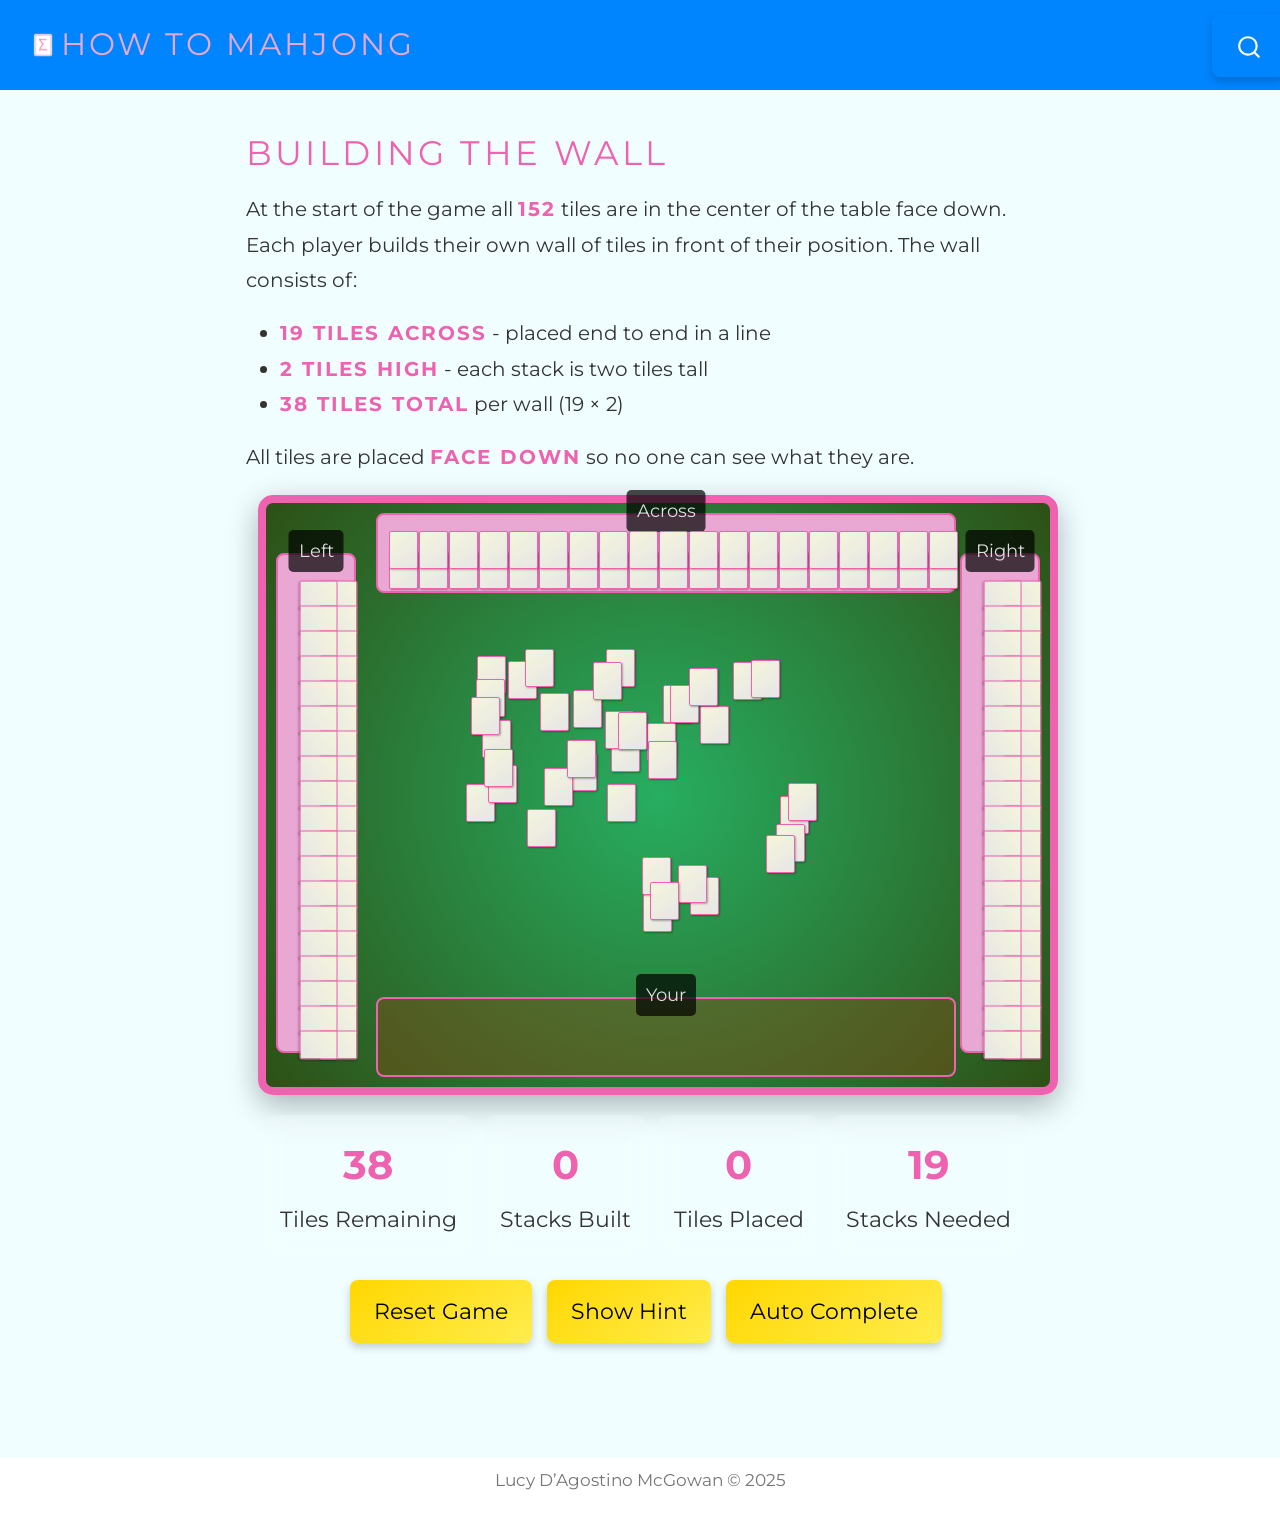
<file: posts/3-building-the-wall/index.html>
<!DOCTYPE html>
<html xmlns="http://www.w3.org/1999/xhtml" lang="en" xml:lang="en"><head>

<meta charset="utf-8">
<meta name="generator" content="quarto-1.7.29">

<meta name="viewport" content="width=device-width, initial-scale=1.0, user-scalable=yes">


<title>Building the Wall – How to Mahjong</title>
<style>
code{white-space: pre-wrap;}
span.smallcaps{font-variant: small-caps;}
div.columns{display: flex; gap: min(4vw, 1.5em);}
div.column{flex: auto; overflow-x: auto;}
div.hanging-indent{margin-left: 1.5em; text-indent: -1.5em;}
ul.task-list{list-style: none;}
ul.task-list li input[type="checkbox"] {
  width: 0.8em;
  margin: 0 0.8em 0.2em -1em; /* quarto-specific, see https://github.com/quarto-dev/quarto-cli/issues/4556 */ 
  vertical-align: middle;
}
</style>


<script src="../../site_libs/quarto-nav/quarto-nav.js"></script>
<script src="../../site_libs/quarto-nav/headroom.min.js"></script>
<script src="../../site_libs/clipboard/clipboard.min.js"></script>
<script src="../../site_libs/quarto-search/autocomplete.umd.js"></script>
<script src="../../site_libs/quarto-search/fuse.min.js"></script>
<script src="../../site_libs/quarto-search/quarto-search.js"></script>
<meta name="quarto:offset" content="../../">
<script src="../../site_libs/quarto-html/quarto.js" type="module"></script>
<script src="../../site_libs/quarto-html/tabsets/tabsets.js" type="module"></script>
<script src="../../site_libs/quarto-html/popper.min.js"></script>
<script src="../../site_libs/quarto-html/tippy.umd.min.js"></script>
<script src="../../site_libs/quarto-html/anchor.min.js"></script>
<link href="../../site_libs/quarto-html/tippy.css" rel="stylesheet">
<link href="../../site_libs/quarto-html/quarto-syntax-highlighting-0815c480559380816a4d1ea211a47e91.css" rel="stylesheet" id="quarto-text-highlighting-styles">
<script src="../../site_libs/bootstrap/bootstrap.min.js"></script>
<link href="../../site_libs/bootstrap/bootstrap-icons.css" rel="stylesheet">
<link href="../../site_libs/bootstrap/bootstrap-ef0226c65aadaf9c0895e50d41737a7b.min.css" rel="stylesheet" append-hash="true" id="quarto-bootstrap" data-mode="light">
<script id="quarto-search-options" type="application/json">{
  "location": "navbar",
  "copy-button": false,
  "collapse-after": 3,
  "panel-placement": "end",
  "type": "overlay",
  "limit": 50,
  "keyboard-shortcut": [
    "f",
    "/",
    "s"
  ],
  "show-item-context": false,
  "language": {
    "search-no-results-text": "No results",
    "search-matching-documents-text": "matching documents",
    "search-copy-link-title": "Copy link to search",
    "search-hide-matches-text": "Hide additional matches",
    "search-more-match-text": "more match in this document",
    "search-more-matches-text": "more matches in this document",
    "search-clear-button-title": "Clear",
    "search-text-placeholder": "",
    "search-detached-cancel-button-title": "Cancel",
    "search-submit-button-title": "Submit",
    "search-label": "Search"
  }
}</script>


</head>

<body class="nav-fixed fullcontent quarto-light">

<div id="quarto-search-results"></div>
  <header id="quarto-header" class="headroom fixed-top">
    <nav class="navbar navbar-expand-lg " data-bs-theme="dark">
      <div class="navbar-container container-fluid">
      <div class="navbar-brand-container mx-auto">
    <a href="../../index.html" class="navbar-brand navbar-brand-logo">
    <img src="../../logo.png" alt="" class="navbar-logo">
    </a>
    <a class="navbar-brand" href="../../index.html">
    <span class="navbar-title">How to Mahjong</span>
    </a>
  </div>
        <div class="quarto-navbar-tools tools-end">
</div>
          <div id="quarto-search" class="" title="Search"></div>
      </div> <!-- /container-fluid -->
    </nav>
</header>
<!-- content -->
<div id="quarto-content" class="quarto-container page-columns page-rows-contents page-layout-article page-navbar">
<!-- sidebar -->
<!-- margin-sidebar -->
    
<!-- main -->
<main class="content" id="quarto-document-content">

<header id="title-block-header" class="quarto-title-block default">
<div class="quarto-title">
<h1 class="title">Building the Wall</h1>
</div>



<div class="quarto-title-meta">

    
  
    
  </div>
  


</header>


<p>At the start of the game all <strong>152</strong> tiles are in the center of the table face down. Each player builds their own wall of tiles in front of their position. The wall consists of:</p>
<ul>
<li><strong>19 tiles across</strong> - placed end to end in a line<br>
</li>
<li><strong>2 tiles high</strong> - each stack is two tiles tall<br>
</li>
<li><strong>38 tiles total</strong> per wall (19 × 2)</li>
</ul>
<p>All tiles are placed <strong>face down</strong> so no one can see what they are.</p>
<div class="container">
<div id="gameBoard" class="game-board">
<div id="leftWall" class="wall-area left built-wall" data-wall="Left">

</div>
<div id="rightWall" class="wall-area right built-wall" data-wall="Right">

</div>
<div id="topWall" class="wall-area top built-wall" data-wall="Across">

</div>
<div id="bottomWall" class="wall-area bottom player-wall" data-wall="Your">

</div>
<div id="tileCenter" class="tile-center">

</div>
</div>
<center>
<div class="stats">
<div class="stat-box">
<div id="tilesRemaining" class="stat-number">
38
</div>
<div>
Tiles Remaining
</div>
</div>
<div class="stat-box">
<div id="stacksBuilt" class="stat-number">
0
</div>
<div>
Stacks Built
</div>
</div>
<div class="stat-box">
<div id="tilesPlaced" class="stat-number">
0
</div>
<div>
Tiles Placed
</div>
</div>
<div class="stat-box">
<div class="stat-number">
19
</div>
<div>
Stacks Needed
</div>
</div>
</div>
<div class="controls">
<button onclick="game.reset()">
Reset Game
</button>
<button onclick="game.showHint()">
Show Hint
</button>
<button onclick="game.autoComplete()">
Auto Complete
</button>
</div>
</center>
<div id="completionMessage" class="completion-message">
<h2 class="anchored">
🎉 Perfect!
</h2>
<p>
You’ve successfully built your wall!
</p>
<p>
Your wall has exactly <strong>19 stacks of 2 tiles</strong> = <strong>38 tiles total</strong>
</p>
<p>
In American Mahjong, each player builds and keeps their own wall during the game.
</p>
<button onclick="game.reset()">
Practice Again
</button>
</div>
</div>



</main> <!-- /main -->
<script id="quarto-html-after-body" type="application/javascript">
  window.document.addEventListener("DOMContentLoaded", function (event) {
    const icon = "";
    const anchorJS = new window.AnchorJS();
    anchorJS.options = {
      placement: 'right',
      icon: icon
    };
    anchorJS.add('.anchored');
    const isCodeAnnotation = (el) => {
      for (const clz of el.classList) {
        if (clz.startsWith('code-annotation-')) {                     
          return true;
        }
      }
      return false;
    }
    const onCopySuccess = function(e) {
      // button target
      const button = e.trigger;
      // don't keep focus
      button.blur();
      // flash "checked"
      button.classList.add('code-copy-button-checked');
      var currentTitle = button.getAttribute("title");
      button.setAttribute("title", "Copied!");
      let tooltip;
      if (window.bootstrap) {
        button.setAttribute("data-bs-toggle", "tooltip");
        button.setAttribute("data-bs-placement", "left");
        button.setAttribute("data-bs-title", "Copied!");
        tooltip = new bootstrap.Tooltip(button, 
          { trigger: "manual", 
            customClass: "code-copy-button-tooltip",
            offset: [0, -8]});
        tooltip.show();    
      }
      setTimeout(function() {
        if (tooltip) {
          tooltip.hide();
          button.removeAttribute("data-bs-title");
          button.removeAttribute("data-bs-toggle");
          button.removeAttribute("data-bs-placement");
        }
        button.setAttribute("title", currentTitle);
        button.classList.remove('code-copy-button-checked');
      }, 1000);
      // clear code selection
      e.clearSelection();
    }
    const getTextToCopy = function(trigger) {
        const codeEl = trigger.previousElementSibling.cloneNode(true);
        for (const childEl of codeEl.children) {
          if (isCodeAnnotation(childEl)) {
            childEl.remove();
          }
        }
        return codeEl.innerText;
    }
    const clipboard = new window.ClipboardJS('.code-copy-button:not([data-in-quarto-modal])', {
      text: getTextToCopy
    });
    clipboard.on('success', onCopySuccess);
    if (window.document.getElementById('quarto-embedded-source-code-modal')) {
      const clipboardModal = new window.ClipboardJS('.code-copy-button[data-in-quarto-modal]', {
        text: getTextToCopy,
        container: window.document.getElementById('quarto-embedded-source-code-modal')
      });
      clipboardModal.on('success', onCopySuccess);
    }
      var localhostRegex = new RegExp(/^(?:http|https):\/\/localhost\:?[0-9]*\//);
      var mailtoRegex = new RegExp(/^mailto:/);
        var filterRegex = new RegExp("https:\/\/LucyMcGowan\.github\.io\/howtomahjong\/");
      var isInternal = (href) => {
          return filterRegex.test(href) || localhostRegex.test(href) || mailtoRegex.test(href);
      }
      // Inspect non-navigation links and adorn them if external
     var links = window.document.querySelectorAll('a[href]:not(.nav-link):not(.navbar-brand):not(.toc-action):not(.sidebar-link):not(.sidebar-item-toggle):not(.pagination-link):not(.no-external):not([aria-hidden]):not(.dropdown-item):not(.quarto-navigation-tool):not(.about-link)');
      for (var i=0; i<links.length; i++) {
        const link = links[i];
        if (!isInternal(link.href)) {
          // undo the damage that might have been done by quarto-nav.js in the case of
          // links that we want to consider external
          if (link.dataset.originalHref !== undefined) {
            link.href = link.dataset.originalHref;
          }
        }
      }
    function tippyHover(el, contentFn, onTriggerFn, onUntriggerFn) {
      const config = {
        allowHTML: true,
        maxWidth: 500,
        delay: 100,
        arrow: false,
        appendTo: function(el) {
            return el.parentElement;
        },
        interactive: true,
        interactiveBorder: 10,
        theme: 'quarto',
        placement: 'bottom-start',
      };
      if (contentFn) {
        config.content = contentFn;
      }
      if (onTriggerFn) {
        config.onTrigger = onTriggerFn;
      }
      if (onUntriggerFn) {
        config.onUntrigger = onUntriggerFn;
      }
      window.tippy(el, config); 
    }
    const noterefs = window.document.querySelectorAll('a[role="doc-noteref"]');
    for (var i=0; i<noterefs.length; i++) {
      const ref = noterefs[i];
      tippyHover(ref, function() {
        // use id or data attribute instead here
        let href = ref.getAttribute('data-footnote-href') || ref.getAttribute('href');
        try { href = new URL(href).hash; } catch {}
        const id = href.replace(/^#\/?/, "");
        const note = window.document.getElementById(id);
        if (note) {
          return note.innerHTML;
        } else {
          return "";
        }
      });
    }
    const xrefs = window.document.querySelectorAll('a.quarto-xref');
    const processXRef = (id, note) => {
      // Strip column container classes
      const stripColumnClz = (el) => {
        el.classList.remove("page-full", "page-columns");
        if (el.children) {
          for (const child of el.children) {
            stripColumnClz(child);
          }
        }
      }
      stripColumnClz(note)
      if (id === null || id.startsWith('sec-')) {
        // Special case sections, only their first couple elements
        const container = document.createElement("div");
        if (note.children && note.children.length > 2) {
          container.appendChild(note.children[0].cloneNode(true));
          for (let i = 1; i < note.children.length; i++) {
            const child = note.children[i];
            if (child.tagName === "P" && child.innerText === "") {
              continue;
            } else {
              container.appendChild(child.cloneNode(true));
              break;
            }
          }
          if (window.Quarto?.typesetMath) {
            window.Quarto.typesetMath(container);
          }
          return container.innerHTML
        } else {
          if (window.Quarto?.typesetMath) {
            window.Quarto.typesetMath(note);
          }
          return note.innerHTML;
        }
      } else {
        // Remove any anchor links if they are present
        const anchorLink = note.querySelector('a.anchorjs-link');
        if (anchorLink) {
          anchorLink.remove();
        }
        if (window.Quarto?.typesetMath) {
          window.Quarto.typesetMath(note);
        }
        if (note.classList.contains("callout")) {
          return note.outerHTML;
        } else {
          return note.innerHTML;
        }
      }
    }
    for (var i=0; i<xrefs.length; i++) {
      const xref = xrefs[i];
      tippyHover(xref, undefined, function(instance) {
        instance.disable();
        let url = xref.getAttribute('href');
        let hash = undefined; 
        if (url.startsWith('#')) {
          hash = url;
        } else {
          try { hash = new URL(url).hash; } catch {}
        }
        if (hash) {
          const id = hash.replace(/^#\/?/, "");
          const note = window.document.getElementById(id);
          if (note !== null) {
            try {
              const html = processXRef(id, note.cloneNode(true));
              instance.setContent(html);
            } finally {
              instance.enable();
              instance.show();
            }
          } else {
            // See if we can fetch this
            fetch(url.split('#')[0])
            .then(res => res.text())
            .then(html => {
              const parser = new DOMParser();
              const htmlDoc = parser.parseFromString(html, "text/html");
              const note = htmlDoc.getElementById(id);
              if (note !== null) {
                const html = processXRef(id, note);
                instance.setContent(html);
              } 
            }).finally(() => {
              instance.enable();
              instance.show();
            });
          }
        } else {
          // See if we can fetch a full url (with no hash to target)
          // This is a special case and we should probably do some content thinning / targeting
          fetch(url)
          .then(res => res.text())
          .then(html => {
            const parser = new DOMParser();
            const htmlDoc = parser.parseFromString(html, "text/html");
            const note = htmlDoc.querySelector('main.content');
            if (note !== null) {
              // This should only happen for chapter cross references
              // (since there is no id in the URL)
              // remove the first header
              if (note.children.length > 0 && note.children[0].tagName === "HEADER") {
                note.children[0].remove();
              }
              const html = processXRef(null, note);
              instance.setContent(html);
            } 
          }).finally(() => {
            instance.enable();
            instance.show();
          });
        }
      }, function(instance) {
      });
    }
        let selectedAnnoteEl;
        const selectorForAnnotation = ( cell, annotation) => {
          let cellAttr = 'data-code-cell="' + cell + '"';
          let lineAttr = 'data-code-annotation="' +  annotation + '"';
          const selector = 'span[' + cellAttr + '][' + lineAttr + ']';
          return selector;
        }
        const selectCodeLines = (annoteEl) => {
          const doc = window.document;
          const targetCell = annoteEl.getAttribute("data-target-cell");
          const targetAnnotation = annoteEl.getAttribute("data-target-annotation");
          const annoteSpan = window.document.querySelector(selectorForAnnotation(targetCell, targetAnnotation));
          const lines = annoteSpan.getAttribute("data-code-lines").split(",");
          const lineIds = lines.map((line) => {
            return targetCell + "-" + line;
          })
          let top = null;
          let height = null;
          let parent = null;
          if (lineIds.length > 0) {
              //compute the position of the single el (top and bottom and make a div)
              const el = window.document.getElementById(lineIds[0]);
              top = el.offsetTop;
              height = el.offsetHeight;
              parent = el.parentElement.parentElement;
            if (lineIds.length > 1) {
              const lastEl = window.document.getElementById(lineIds[lineIds.length - 1]);
              const bottom = lastEl.offsetTop + lastEl.offsetHeight;
              height = bottom - top;
            }
            if (top !== null && height !== null && parent !== null) {
              // cook up a div (if necessary) and position it 
              let div = window.document.getElementById("code-annotation-line-highlight");
              if (div === null) {
                div = window.document.createElement("div");
                div.setAttribute("id", "code-annotation-line-highlight");
                div.style.position = 'absolute';
                parent.appendChild(div);
              }
              div.style.top = top - 2 + "px";
              div.style.height = height + 4 + "px";
              div.style.left = 0;
              let gutterDiv = window.document.getElementById("code-annotation-line-highlight-gutter");
              if (gutterDiv === null) {
                gutterDiv = window.document.createElement("div");
                gutterDiv.setAttribute("id", "code-annotation-line-highlight-gutter");
                gutterDiv.style.position = 'absolute';
                const codeCell = window.document.getElementById(targetCell);
                const gutter = codeCell.querySelector('.code-annotation-gutter');
                gutter.appendChild(gutterDiv);
              }
              gutterDiv.style.top = top - 2 + "px";
              gutterDiv.style.height = height + 4 + "px";
            }
            selectedAnnoteEl = annoteEl;
          }
        };
        const unselectCodeLines = () => {
          const elementsIds = ["code-annotation-line-highlight", "code-annotation-line-highlight-gutter"];
          elementsIds.forEach((elId) => {
            const div = window.document.getElementById(elId);
            if (div) {
              div.remove();
            }
          });
          selectedAnnoteEl = undefined;
        };
          // Handle positioning of the toggle
      window.addEventListener(
        "resize",
        throttle(() => {
          elRect = undefined;
          if (selectedAnnoteEl) {
            selectCodeLines(selectedAnnoteEl);
          }
        }, 10)
      );
      function throttle(fn, ms) {
      let throttle = false;
      let timer;
        return (...args) => {
          if(!throttle) { // first call gets through
              fn.apply(this, args);
              throttle = true;
          } else { // all the others get throttled
              if(timer) clearTimeout(timer); // cancel #2
              timer = setTimeout(() => {
                fn.apply(this, args);
                timer = throttle = false;
              }, ms);
          }
        };
      }
        // Attach click handler to the DT
        const annoteDls = window.document.querySelectorAll('dt[data-target-cell]');
        for (const annoteDlNode of annoteDls) {
          annoteDlNode.addEventListener('click', (event) => {
            const clickedEl = event.target;
            if (clickedEl !== selectedAnnoteEl) {
              unselectCodeLines();
              const activeEl = window.document.querySelector('dt[data-target-cell].code-annotation-active');
              if (activeEl) {
                activeEl.classList.remove('code-annotation-active');
              }
              selectCodeLines(clickedEl);
              clickedEl.classList.add('code-annotation-active');
            } else {
              // Unselect the line
              unselectCodeLines();
              clickedEl.classList.remove('code-annotation-active');
            }
          });
        }
    const findCites = (el) => {
      const parentEl = el.parentElement;
      if (parentEl) {
        const cites = parentEl.dataset.cites;
        if (cites) {
          return {
            el,
            cites: cites.split(' ')
          };
        } else {
          return findCites(el.parentElement)
        }
      } else {
        return undefined;
      }
    };
    var bibliorefs = window.document.querySelectorAll('a[role="doc-biblioref"]');
    for (var i=0; i<bibliorefs.length; i++) {
      const ref = bibliorefs[i];
      const citeInfo = findCites(ref);
      if (citeInfo) {
        tippyHover(citeInfo.el, function() {
          var popup = window.document.createElement('div');
          citeInfo.cites.forEach(function(cite) {
            var citeDiv = window.document.createElement('div');
            citeDiv.classList.add('hanging-indent');
            citeDiv.classList.add('csl-entry');
            var biblioDiv = window.document.getElementById('ref-' + cite);
            if (biblioDiv) {
              citeDiv.innerHTML = biblioDiv.innerHTML;
            }
            popup.appendChild(citeDiv);
          });
          return popup.innerHTML;
        });
      }
    }
  });
  </script>
</div> <!-- /content -->
<footer class="footer">
  <div class="nav-footer">
    <div class="nav-footer-left">
      &nbsp;
    </div>   
    <div class="nav-footer-center">
<p>Lucy D’Agostino McGowan © 2025</p>
</div>
    <div class="nav-footer-right">
      &nbsp;
    </div>
  </div>
</footer>
<script src="../../assets/js/MahjongUtils.js"></script>
<script>
class MahjongWallGame {
    constructor() {
        this.totalTiles = 38; // Only tiles for player's wall
        this.tilesPerWall = 38;
        this.stacksPerWall = 19;
        this.tilesPlaced = 0;
        this.stacksBuilt = 0;
        this.wallPositions = Array(19).fill(0); // Track tiles in each stack position
        
        // Bind handlers for drag and drop
        this.dragHandlers = {
            dragStart: this.handleDragStart.bind(this),
            dragOver: this.handleDragOver.bind(this),
            drop: this.handleDrop.bind(this),
            dragEnd: this.handleDragEnd.bind(this)
        };
        
        this.init();
    }

    init() {
        this.createBuiltWalls();
        this.createTiles();
        this.setupEventListeners();
        this.updateStats();
    }

    createBuiltWalls() {
        const walls = [
            { id: 'leftWall', index: 0 },
            { id: 'rightWall', index: 2 }, 
            { id: 'topWall', index: 1 }
        ];
        
        walls.forEach(wall => {
            MahjongUtils.createWall(wall.id, wall.index, 38, true);
        });
    }

    createTiles() {
        const tileCenter = document.getElementById('tileCenter');
        tileCenter.innerHTML = '';
        
        for (let i = 0; i < this.totalTiles; i++) {
            const tile = MahjongUtils.createTile(i.toString(), null, true);
            
            // Position tiles randomly in the center area
            const position = MahjongUtils.getRandomPosition(340, 250);
            tile.style.left = position.x + 'px';
            tile.style.top = position.y + 'px';
            
            tileCenter.appendChild(tile);
        }
    }

    setupEventListeners() {
        MahjongUtils.setupDragAndDrop(this.dragHandlers);
    }

    handleDragStart(e) {
        if (e.target.classList.contains('mahjong-tile') && !e.target.classList.contains('placed')) {
            e.target.classList.add('dragging');
            e.dataTransfer.setData('text/plain', e.target.dataset.tileId);
        }
    }

    handleDragOver(e) {
        if (e.target.id === 'bottomWall') {
            e.preventDefault();
            e.target.classList.add('drag-over');
        }
    }

    handleDrop(e) {
        e.preventDefault();
        if (e.target.id === 'bottomWall') {
            e.target.classList.remove('drag-over');
            const tileId = e.dataTransfer.getData('text/plain');
            const tile = document.querySelector(`[data-tile-id="${tileId}"]`);
            
            if (this.tilesPlaced < this.tilesPerWall) {
                this.placeTileInWall(tile, e.target, e);
            }
        }
    }

    handleDragEnd(e) {
        e.target.classList.remove('dragging');
        document.getElementById('bottomWall').classList.remove('drag-over');
    }

    placeTileInWall(tile, wallArea, dropEvent) {
        // Find the first available stack position
        let stackIndex = this.findNextStackPosition();
        
        // If no available positions, return
        if (stackIndex === -1) {
            return;
        }

        const isTopTile = this.wallPositions[stackIndex] === 1;
        const x = 10 + (stackIndex * 30); // Position within the wall
        const y = isTopTile ? 10 : 30; // Stack vertically within the wall

        // Move the tile to the wall area and position it correctly
        wallArea.appendChild(tile);
        tile.style.position = 'absolute';
        tile.style.left = x + 'px';
        tile.style.top = y + 'px';
        tile.classList.add('placed');
        tile.draggable = false;

        if (isTopTile) {
            tile.classList.add('stacked');
        }

        this.wallPositions[stackIndex]++;
        this.tilesPlaced++;

        // Update stacks built count
        this.stacksBuilt = this.wallPositions.filter(count => count === 2).length;
        this.updateStats();
        this.checkCompletion();
    }

    findNextStackPosition() {
        // First try to find a stack with only 1 tile (to complete it)
        for (let i = 0; i < 19; i++) {
            if (this.wallPositions[i] === 1) {
                return i;
            }
        }

        // If no incomplete stacks, find the first empty stack
        for (let i = 0; i < 19; i++) {
            if (this.wallPositions[i] === 0) {
                return i;
            }
        }

        return -1; // No available positions
    }

    updateStats() {
        const remaining = this.totalTiles - this.tilesPlaced;
        
        MahjongUtils.updateStats({
            'tilesRemaining': remaining,
            'stacksBuilt': this.stacksBuilt,
            'tilesPlaced': this.tilesPlaced
        });
    }

    checkCompletion() {
        if (this.tilesPlaced === this.tilesPerWall) {
            MahjongUtils.showCompletion('completionMessage');
        }
    }

    showHint() {
        const hints = [
            `You need exactly ${this.tilesPerWall} tiles to build your wall (${this.stacksPerWall} stacks × 2 tiles high)`,
            "Drag tiles to different positions along your wall to create stacks",
            "Each stack needs exactly 2 tiles - one on bottom, one on top",
            `Stacks completed: ${this.stacksBuilt}/${this.stacksPerWall}`,
            `Tiles placed: ${this.tilesPlaced}/${this.tilesPerWall}`,
            "Try to spread tiles evenly across all 19 stack positions",
            "Drop tiles anywhere in 'Your Wall' and they'll find the next available spot!"
        ];

        const randomHint = hints[Math.floor(Math.random() * hints.length)];
        MahjongUtils.showHint(randomHint);
    }

    autoComplete() {
        // Get all remaining tiles from the center
        const remainingTiles = document.querySelectorAll('#tileCenter .mahjong-tile');

        // Place tiles systematically
        remainingTiles.forEach(tile => {
            if (this.tilesPlaced < this.tilesPerWall) {
                const stackIndex = this.findNextStackPosition();

                // Place the tile if we found a position
                if (stackIndex !== -1) {
                    const wallArea = document.getElementById('bottomWall');
                    const isTopTile = this.wallPositions[stackIndex] === 1;

                    // Position the tile
                    const x = 10 + (stackIndex * 30);
                    const y = isTopTile ? 10 : 30;

                    wallArea.appendChild(tile);
                    tile.style.position = 'absolute';
                    tile.style.left = x + 'px';
                    tile.style.top = y + 'px';
                    tile.classList.add('placed');
                    tile.draggable = false;

                    if (isTopTile) {
                        tile.classList.add('stacked');
                    }

                    this.wallPositions[stackIndex]++;
                    this.tilesPlaced++;
                }
            }
        });

        // Update stats and check completion
        this.stacksBuilt = this.wallPositions.filter(count => count === 2).length;
        this.updateStats();
        this.checkCompletion();
    }

    reset() {
        // Remove all existing event listeners to prevent duplicates
        MahjongUtils.removeDragAndDrop(this.dragHandlers);

        // Reset all game state
        this.tilesPlaced = 0;
        this.stacksBuilt = 0;
        this.wallPositions = Array(19).fill(0);
        document.getElementById('completionMessage').style.display = 'none';

        // Clear the bottom wall of any placed tiles
        const bottomWall = document.getElementById('bottomWall');
        bottomWall.innerHTML = '';

        // Completely reinitialize
        this.init();
    }
}

// Initialize the game when the page loads
const game = new MahjongWallGame();
</script>




</body></html>
</file>
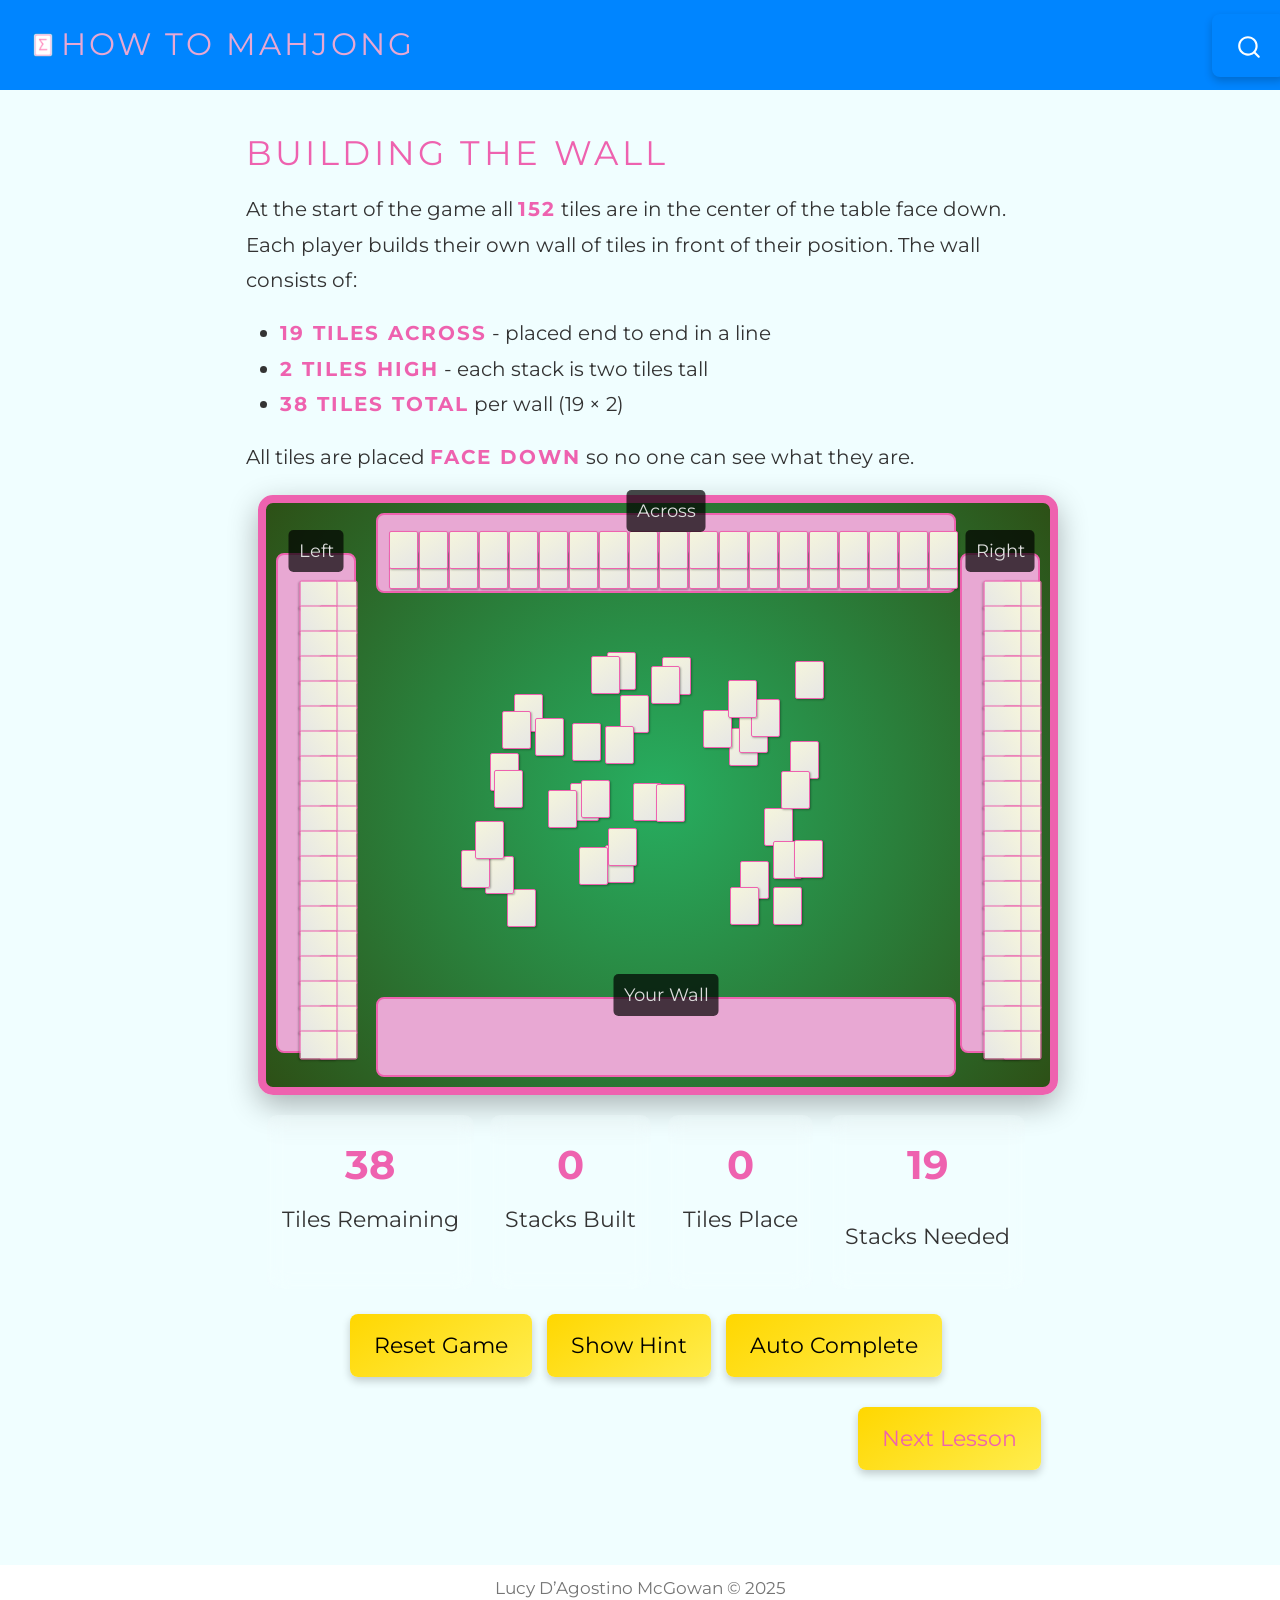
<file: posts/3-wall/index.html>
<!DOCTYPE html>
<html xmlns="http://www.w3.org/1999/xhtml" lang="en" xml:lang="en"><head>

<meta charset="utf-8">
<meta name="generator" content="quarto-1.7.29">

<meta name="viewport" content="width=device-width, initial-scale=1.0, user-scalable=yes">


<title>Building the Wall – How to Mahjong</title>
<style>
code{white-space: pre-wrap;}
span.smallcaps{font-variant: small-caps;}
div.columns{display: flex; gap: min(4vw, 1.5em);}
div.column{flex: auto; overflow-x: auto;}
div.hanging-indent{margin-left: 1.5em; text-indent: -1.5em;}
ul.task-list{list-style: none;}
ul.task-list li input[type="checkbox"] {
  width: 0.8em;
  margin: 0 0.8em 0.2em -1em; /* quarto-specific, see https://github.com/quarto-dev/quarto-cli/issues/4556 */ 
  vertical-align: middle;
}
</style>


<script src="../../site_libs/quarto-nav/quarto-nav.js"></script>
<script src="../../site_libs/quarto-nav/headroom.min.js"></script>
<script src="../../site_libs/clipboard/clipboard.min.js"></script>
<script src="../../site_libs/quarto-search/autocomplete.umd.js"></script>
<script src="../../site_libs/quarto-search/fuse.min.js"></script>
<script src="../../site_libs/quarto-search/quarto-search.js"></script>
<meta name="quarto:offset" content="../../">
<script src="../../site_libs/quarto-html/quarto.js" type="module"></script>
<script src="../../site_libs/quarto-html/tabsets/tabsets.js" type="module"></script>
<script src="../../site_libs/quarto-html/popper.min.js"></script>
<script src="../../site_libs/quarto-html/tippy.umd.min.js"></script>
<script src="../../site_libs/quarto-html/anchor.min.js"></script>
<link href="../../site_libs/quarto-html/tippy.css" rel="stylesheet">
<link href="../../site_libs/quarto-html/quarto-syntax-highlighting-0815c480559380816a4d1ea211a47e91.css" rel="stylesheet" id="quarto-text-highlighting-styles">
<script src="../../site_libs/bootstrap/bootstrap.min.js"></script>
<link href="../../site_libs/bootstrap/bootstrap-icons.css" rel="stylesheet">
<link href="../../site_libs/bootstrap/bootstrap-3f3965cf620923b27a2da36f3333ad32.min.css" rel="stylesheet" append-hash="true" id="quarto-bootstrap" data-mode="light">
<script id="quarto-search-options" type="application/json">{
  "location": "navbar",
  "copy-button": false,
  "collapse-after": 3,
  "panel-placement": "end",
  "type": "overlay",
  "limit": 50,
  "keyboard-shortcut": [
    "f",
    "/",
    "s"
  ],
  "show-item-context": false,
  "language": {
    "search-no-results-text": "No results",
    "search-matching-documents-text": "matching documents",
    "search-copy-link-title": "Copy link to search",
    "search-hide-matches-text": "Hide additional matches",
    "search-more-match-text": "more match in this document",
    "search-more-matches-text": "more matches in this document",
    "search-clear-button-title": "Clear",
    "search-text-placeholder": "",
    "search-detached-cancel-button-title": "Cancel",
    "search-submit-button-title": "Submit",
    "search-label": "Search"
  }
}</script>


</head>

<body class="nav-fixed fullcontent quarto-light">

<div id="quarto-search-results"></div>
  <header id="quarto-header" class="headroom fixed-top">
    <nav class="navbar navbar-expand-lg " data-bs-theme="dark">
      <div class="navbar-container container-fluid">
      <div class="navbar-brand-container mx-auto">
    <a href="../../index.html" class="navbar-brand navbar-brand-logo">
    <img src="../../logo.png" alt="" class="navbar-logo">
    </a>
    <a class="navbar-brand" href="../../index.html">
    <span class="navbar-title">How to Mahjong</span>
    </a>
  </div>
        <div class="quarto-navbar-tools tools-end">
</div>
          <div id="quarto-search" class="" title="Search"></div>
      </div> <!-- /container-fluid -->
    </nav>
</header>
<!-- content -->
<div id="quarto-content" class="quarto-container page-columns page-rows-contents page-layout-article page-navbar">
<!-- sidebar -->
<!-- margin-sidebar -->
    
<!-- main -->
<main class="content" id="quarto-document-content">

<header id="title-block-header" class="quarto-title-block default">
<div class="quarto-title">
<h1 class="title">Building the Wall</h1>
</div>



<div class="quarto-title-meta">

    
  
    
  </div>
  


</header>


<p>At the start of the game all <strong>152</strong> tiles are in the center of the table face down. Each player builds their own wall of tiles in front of their position. The wall consists of:</p>
<ul>
<li><strong>19 tiles across</strong> - placed end to end in a line<br>
</li>
<li><strong>2 tiles high</strong> - each stack is two tiles tall<br>
</li>
<li><strong>38 tiles total</strong> per wall (19 × 2)</li>
</ul>
<p>All tiles are placed <strong>face down</strong> so no one can see what they are.</p>
<div class="container">
<div id="gameBoard" class="game-board">
<div id="leftWall" class="wall-area left built-wall" data-wall="Left">

</div>
<div id="rightWall" class="wall-area right built-wall" data-wall="Right">

</div>
<div id="topWall" class="wall-area top built-wall" data-wall="Across">

</div>
<div id="bottomWall" class="wall-area bottom built-wall" data-wall="Your Wall">

</div>
<div id="tileCenter" class="tile-center">

</div>
</div>
<div class="stats">
<div class="stat-box">
<div id="tilesRemaining" class="stat-number">
<p>38</p>
</div>
<p>Tiles Remaining</p>
</div>
<div class="stat-box">
<div id="stacksBuilt" class="stat-number">
<p>0</p>
</div>
<p>Stacks Built</p>
</div>
<div class="stat-box">
<div id="tilesPlaced" class="stat-number">
<p>0</p>
</div>
<p>Tiles Place</p>
</div>
<div class="stat-box">
<div id="stacksNeeded" class="stat-number">
<p>19</p>
</div>
<p>Stacks Needed</p>
</div>
</div>
<div class="controls">
<button onclick="game.reset()">
Reset Game
</button>
<button onclick="game.showHint()">
Show Hint
</button>
<button onclick="game.autoComplete()">
Auto Complete
</button>
</div>
<div id="completionMessage" class="completion-message">
<section id="perfect" class="level2">
<h2 class="anchored" data-anchor-id="perfect">🎉 Perfect!</h2>
<p>You’ve successfully built your wall!<br>
Your wall has exactly <strong>19 stacks of 2 tiles</strong> = <strong>38 tiles total</strong></p>
<button onclick="game.reset()">
Practice Again
</button>
</section>
</div>
</div>
<p><a href="../../posts/4-dealing" class="button">Next Lesson</a></p>



</main> <!-- /main -->
<script id="quarto-html-after-body" type="application/javascript">
  window.document.addEventListener("DOMContentLoaded", function (event) {
    const icon = "";
    const anchorJS = new window.AnchorJS();
    anchorJS.options = {
      placement: 'right',
      icon: icon
    };
    anchorJS.add('.anchored');
    const isCodeAnnotation = (el) => {
      for (const clz of el.classList) {
        if (clz.startsWith('code-annotation-')) {                     
          return true;
        }
      }
      return false;
    }
    const onCopySuccess = function(e) {
      // button target
      const button = e.trigger;
      // don't keep focus
      button.blur();
      // flash "checked"
      button.classList.add('code-copy-button-checked');
      var currentTitle = button.getAttribute("title");
      button.setAttribute("title", "Copied!");
      let tooltip;
      if (window.bootstrap) {
        button.setAttribute("data-bs-toggle", "tooltip");
        button.setAttribute("data-bs-placement", "left");
        button.setAttribute("data-bs-title", "Copied!");
        tooltip = new bootstrap.Tooltip(button, 
          { trigger: "manual", 
            customClass: "code-copy-button-tooltip",
            offset: [0, -8]});
        tooltip.show();    
      }
      setTimeout(function() {
        if (tooltip) {
          tooltip.hide();
          button.removeAttribute("data-bs-title");
          button.removeAttribute("data-bs-toggle");
          button.removeAttribute("data-bs-placement");
        }
        button.setAttribute("title", currentTitle);
        button.classList.remove('code-copy-button-checked');
      }, 1000);
      // clear code selection
      e.clearSelection();
    }
    const getTextToCopy = function(trigger) {
        const codeEl = trigger.previousElementSibling.cloneNode(true);
        for (const childEl of codeEl.children) {
          if (isCodeAnnotation(childEl)) {
            childEl.remove();
          }
        }
        return codeEl.innerText;
    }
    const clipboard = new window.ClipboardJS('.code-copy-button:not([data-in-quarto-modal])', {
      text: getTextToCopy
    });
    clipboard.on('success', onCopySuccess);
    if (window.document.getElementById('quarto-embedded-source-code-modal')) {
      const clipboardModal = new window.ClipboardJS('.code-copy-button[data-in-quarto-modal]', {
        text: getTextToCopy,
        container: window.document.getElementById('quarto-embedded-source-code-modal')
      });
      clipboardModal.on('success', onCopySuccess);
    }
      var localhostRegex = new RegExp(/^(?:http|https):\/\/localhost\:?[0-9]*\//);
      var mailtoRegex = new RegExp(/^mailto:/);
        var filterRegex = new RegExp("https:\/\/LucyMcGowan\.github\.io\/howtomahjong\/");
      var isInternal = (href) => {
          return filterRegex.test(href) || localhostRegex.test(href) || mailtoRegex.test(href);
      }
      // Inspect non-navigation links and adorn them if external
     var links = window.document.querySelectorAll('a[href]:not(.nav-link):not(.navbar-brand):not(.toc-action):not(.sidebar-link):not(.sidebar-item-toggle):not(.pagination-link):not(.no-external):not([aria-hidden]):not(.dropdown-item):not(.quarto-navigation-tool):not(.about-link)');
      for (var i=0; i<links.length; i++) {
        const link = links[i];
        if (!isInternal(link.href)) {
          // undo the damage that might have been done by quarto-nav.js in the case of
          // links that we want to consider external
          if (link.dataset.originalHref !== undefined) {
            link.href = link.dataset.originalHref;
          }
        }
      }
    function tippyHover(el, contentFn, onTriggerFn, onUntriggerFn) {
      const config = {
        allowHTML: true,
        maxWidth: 500,
        delay: 100,
        arrow: false,
        appendTo: function(el) {
            return el.parentElement;
        },
        interactive: true,
        interactiveBorder: 10,
        theme: 'quarto',
        placement: 'bottom-start',
      };
      if (contentFn) {
        config.content = contentFn;
      }
      if (onTriggerFn) {
        config.onTrigger = onTriggerFn;
      }
      if (onUntriggerFn) {
        config.onUntrigger = onUntriggerFn;
      }
      window.tippy(el, config); 
    }
    const noterefs = window.document.querySelectorAll('a[role="doc-noteref"]');
    for (var i=0; i<noterefs.length; i++) {
      const ref = noterefs[i];
      tippyHover(ref, function() {
        // use id or data attribute instead here
        let href = ref.getAttribute('data-footnote-href') || ref.getAttribute('href');
        try { href = new URL(href).hash; } catch {}
        const id = href.replace(/^#\/?/, "");
        const note = window.document.getElementById(id);
        if (note) {
          return note.innerHTML;
        } else {
          return "";
        }
      });
    }
    const xrefs = window.document.querySelectorAll('a.quarto-xref');
    const processXRef = (id, note) => {
      // Strip column container classes
      const stripColumnClz = (el) => {
        el.classList.remove("page-full", "page-columns");
        if (el.children) {
          for (const child of el.children) {
            stripColumnClz(child);
          }
        }
      }
      stripColumnClz(note)
      if (id === null || id.startsWith('sec-')) {
        // Special case sections, only their first couple elements
        const container = document.createElement("div");
        if (note.children && note.children.length > 2) {
          container.appendChild(note.children[0].cloneNode(true));
          for (let i = 1; i < note.children.length; i++) {
            const child = note.children[i];
            if (child.tagName === "P" && child.innerText === "") {
              continue;
            } else {
              container.appendChild(child.cloneNode(true));
              break;
            }
          }
          if (window.Quarto?.typesetMath) {
            window.Quarto.typesetMath(container);
          }
          return container.innerHTML
        } else {
          if (window.Quarto?.typesetMath) {
            window.Quarto.typesetMath(note);
          }
          return note.innerHTML;
        }
      } else {
        // Remove any anchor links if they are present
        const anchorLink = note.querySelector('a.anchorjs-link');
        if (anchorLink) {
          anchorLink.remove();
        }
        if (window.Quarto?.typesetMath) {
          window.Quarto.typesetMath(note);
        }
        if (note.classList.contains("callout")) {
          return note.outerHTML;
        } else {
          return note.innerHTML;
        }
      }
    }
    for (var i=0; i<xrefs.length; i++) {
      const xref = xrefs[i];
      tippyHover(xref, undefined, function(instance) {
        instance.disable();
        let url = xref.getAttribute('href');
        let hash = undefined; 
        if (url.startsWith('#')) {
          hash = url;
        } else {
          try { hash = new URL(url).hash; } catch {}
        }
        if (hash) {
          const id = hash.replace(/^#\/?/, "");
          const note = window.document.getElementById(id);
          if (note !== null) {
            try {
              const html = processXRef(id, note.cloneNode(true));
              instance.setContent(html);
            } finally {
              instance.enable();
              instance.show();
            }
          } else {
            // See if we can fetch this
            fetch(url.split('#')[0])
            .then(res => res.text())
            .then(html => {
              const parser = new DOMParser();
              const htmlDoc = parser.parseFromString(html, "text/html");
              const note = htmlDoc.getElementById(id);
              if (note !== null) {
                const html = processXRef(id, note);
                instance.setContent(html);
              } 
            }).finally(() => {
              instance.enable();
              instance.show();
            });
          }
        } else {
          // See if we can fetch a full url (with no hash to target)
          // This is a special case and we should probably do some content thinning / targeting
          fetch(url)
          .then(res => res.text())
          .then(html => {
            const parser = new DOMParser();
            const htmlDoc = parser.parseFromString(html, "text/html");
            const note = htmlDoc.querySelector('main.content');
            if (note !== null) {
              // This should only happen for chapter cross references
              // (since there is no id in the URL)
              // remove the first header
              if (note.children.length > 0 && note.children[0].tagName === "HEADER") {
                note.children[0].remove();
              }
              const html = processXRef(null, note);
              instance.setContent(html);
            } 
          }).finally(() => {
            instance.enable();
            instance.show();
          });
        }
      }, function(instance) {
      });
    }
        let selectedAnnoteEl;
        const selectorForAnnotation = ( cell, annotation) => {
          let cellAttr = 'data-code-cell="' + cell + '"';
          let lineAttr = 'data-code-annotation="' +  annotation + '"';
          const selector = 'span[' + cellAttr + '][' + lineAttr + ']';
          return selector;
        }
        const selectCodeLines = (annoteEl) => {
          const doc = window.document;
          const targetCell = annoteEl.getAttribute("data-target-cell");
          const targetAnnotation = annoteEl.getAttribute("data-target-annotation");
          const annoteSpan = window.document.querySelector(selectorForAnnotation(targetCell, targetAnnotation));
          const lines = annoteSpan.getAttribute("data-code-lines").split(",");
          const lineIds = lines.map((line) => {
            return targetCell + "-" + line;
          })
          let top = null;
          let height = null;
          let parent = null;
          if (lineIds.length > 0) {
              //compute the position of the single el (top and bottom and make a div)
              const el = window.document.getElementById(lineIds[0]);
              top = el.offsetTop;
              height = el.offsetHeight;
              parent = el.parentElement.parentElement;
            if (lineIds.length > 1) {
              const lastEl = window.document.getElementById(lineIds[lineIds.length - 1]);
              const bottom = lastEl.offsetTop + lastEl.offsetHeight;
              height = bottom - top;
            }
            if (top !== null && height !== null && parent !== null) {
              // cook up a div (if necessary) and position it 
              let div = window.document.getElementById("code-annotation-line-highlight");
              if (div === null) {
                div = window.document.createElement("div");
                div.setAttribute("id", "code-annotation-line-highlight");
                div.style.position = 'absolute';
                parent.appendChild(div);
              }
              div.style.top = top - 2 + "px";
              div.style.height = height + 4 + "px";
              div.style.left = 0;
              let gutterDiv = window.document.getElementById("code-annotation-line-highlight-gutter");
              if (gutterDiv === null) {
                gutterDiv = window.document.createElement("div");
                gutterDiv.setAttribute("id", "code-annotation-line-highlight-gutter");
                gutterDiv.style.position = 'absolute';
                const codeCell = window.document.getElementById(targetCell);
                const gutter = codeCell.querySelector('.code-annotation-gutter');
                gutter.appendChild(gutterDiv);
              }
              gutterDiv.style.top = top - 2 + "px";
              gutterDiv.style.height = height + 4 + "px";
            }
            selectedAnnoteEl = annoteEl;
          }
        };
        const unselectCodeLines = () => {
          const elementsIds = ["code-annotation-line-highlight", "code-annotation-line-highlight-gutter"];
          elementsIds.forEach((elId) => {
            const div = window.document.getElementById(elId);
            if (div) {
              div.remove();
            }
          });
          selectedAnnoteEl = undefined;
        };
          // Handle positioning of the toggle
      window.addEventListener(
        "resize",
        throttle(() => {
          elRect = undefined;
          if (selectedAnnoteEl) {
            selectCodeLines(selectedAnnoteEl);
          }
        }, 10)
      );
      function throttle(fn, ms) {
      let throttle = false;
      let timer;
        return (...args) => {
          if(!throttle) { // first call gets through
              fn.apply(this, args);
              throttle = true;
          } else { // all the others get throttled
              if(timer) clearTimeout(timer); // cancel #2
              timer = setTimeout(() => {
                fn.apply(this, args);
                timer = throttle = false;
              }, ms);
          }
        };
      }
        // Attach click handler to the DT
        const annoteDls = window.document.querySelectorAll('dt[data-target-cell]');
        for (const annoteDlNode of annoteDls) {
          annoteDlNode.addEventListener('click', (event) => {
            const clickedEl = event.target;
            if (clickedEl !== selectedAnnoteEl) {
              unselectCodeLines();
              const activeEl = window.document.querySelector('dt[data-target-cell].code-annotation-active');
              if (activeEl) {
                activeEl.classList.remove('code-annotation-active');
              }
              selectCodeLines(clickedEl);
              clickedEl.classList.add('code-annotation-active');
            } else {
              // Unselect the line
              unselectCodeLines();
              clickedEl.classList.remove('code-annotation-active');
            }
          });
        }
    const findCites = (el) => {
      const parentEl = el.parentElement;
      if (parentEl) {
        const cites = parentEl.dataset.cites;
        if (cites) {
          return {
            el,
            cites: cites.split(' ')
          };
        } else {
          return findCites(el.parentElement)
        }
      } else {
        return undefined;
      }
    };
    var bibliorefs = window.document.querySelectorAll('a[role="doc-biblioref"]');
    for (var i=0; i<bibliorefs.length; i++) {
      const ref = bibliorefs[i];
      const citeInfo = findCites(ref);
      if (citeInfo) {
        tippyHover(citeInfo.el, function() {
          var popup = window.document.createElement('div');
          citeInfo.cites.forEach(function(cite) {
            var citeDiv = window.document.createElement('div');
            citeDiv.classList.add('hanging-indent');
            citeDiv.classList.add('csl-entry');
            var biblioDiv = window.document.getElementById('ref-' + cite);
            if (biblioDiv) {
              citeDiv.innerHTML = biblioDiv.innerHTML;
            }
            popup.appendChild(citeDiv);
          });
          return popup.innerHTML;
        });
      }
    }
  });
  </script>
</div> <!-- /content -->
<footer class="footer">
  <div class="nav-footer">
    <div class="nav-footer-left">
      &nbsp;
    </div>   
    <div class="nav-footer-center">
<p>Lucy D’Agostino McGowan © 2025</p>
</div>
    <div class="nav-footer-right">
      &nbsp;
    </div>
  </div>
</footer>
<!-- Mobile Rotation Reminder for Portrait Mode -->
<div class="rotation-reminder" id="rotationReminder">
    <div class="rotation-icon">📱</div>
    <div class="rotation-message">
        Please rotate your device to landscape mode for the best experience
    </div>
    <div class="rotation-subtitle">
        This content is optimized for horizontal viewing
    </div>
</div>
<style>
    /* Mobile Rotation Reminder Styles */
    .rotation-reminder {
        display: none;
        position: fixed;
        top: 0;
        left: 0;
        width: 100%;
        height: 100%;
        background-color: rgba(0, 0, 0, 0.9);
        z-index: 9999;
        justify-content: center;
        align-items: center;
        flex-direction: column;
        color: white;
        text-align: center;
        font-family: -apple-system, BlinkMacSystemFont, 'Segoe UI', Roboto, sans-serif;
        padding: 20px;
        box-sizing: border-box;
    }
    .rotation-icon {
        font-size: 4rem;
        margin-bottom: 20px;
        animation: rotate-phone 2s linear infinite;
    }
    .rotation-message {
        font-size: 1.2rem;
        margin-bottom: 10px;
        max-width: 300px;
        font-weight: 500;
    }
    .rotation-subtitle {
        font-size: 0.9rem;
        opacity: 0.8;
        max-width: 280px;
    }
    @keyframes rotate-phone {
        from { transform: rotate(0deg); }
        to { transform: rotate(360deg); }
    }
    /* Show reminder only on mobile devices in portrait mode */
    @media screen and (max-width: 768px) and (orientation: portrait) {
        .rotation-reminder {
            display: flex !important;
        }
    }
    /* Ensure it works with common mobile breakpoints - show when in portrait */
    @media screen and (max-height: 900px) and (max-width: 500px) and (orientation: portrait) {
        .rotation-reminder {
            display: flex !important;
        }
    }
</style>
<script>
    // Mobile Rotation Reminder Script
    (function() {
        'use strict';
        
        function handleOrientationChange() {
            const reminder = document.getElementById('rotationReminder');
            if (!reminder) return;
            
            const isMobile = window.innerWidth <= 768 || window.innerHeight <= 500;
            const isPortrait = window.innerHeight > window.innerWidth;
            
            // Show reminder only when device is mobile AND in portrait mode
            if (isMobile && isPortrait) {
                reminder.style.display = 'flex';
                console.log('Mobile portrait detected - rotation reminder active');
            } else {
                reminder.style.display = 'none';
            }
        }
        
        // Wait for DOM to be ready
        if (document.readyState === 'loading') {
            document.addEventListener('DOMContentLoaded', function() {
                handleOrientationChange();
            });
        } else {
            handleOrientationChange();
        }
        
        // Listen for orientation and resize events
        window.addEventListener('orientationchange', function() {
            setTimeout(handleOrientationChange, 100);
        });
        
        window.addEventListener('resize', handleOrientationChange);
    })();
</script>
<script src="../../assets/js/MahjongUtils.js"></script>
<script>
class MahjongWallGame {
    constructor() {
        this.totalTiles = 38; // Only tiles for player's wall
        this.tilesPerWall = 38;
        this.stacksPerWall = 19;
        this.tilesPlaced = 0;
        this.stacksBuilt = 0;
        this.wallPositions = Array(19).fill(0); // Track tiles in each stack position
        
        // Bind handlers for drag and drop
        this.dragHandlers = {
            dragStart: this.handleDragStart.bind(this),
            dragOver: this.handleDragOver.bind(this),
            drop: this.handleDrop.bind(this),
            dragEnd: this.handleDragEnd.bind(this)
        };
        
        this.init();
    }

    init() {
        this.createBuiltWalls();
        this.createTiles();
        this.setupEventListeners();
        this.updateStats();
    }

    createBuiltWalls() {
        const walls = [
            { id: 'leftWall', index: 0 },
            { id: 'rightWall', index: 2 }, 
            { id: 'topWall', index: 1 }
        ];
        
        walls.forEach(wall => {
            MahjongUtils.createWall(wall.id, wall.index, 38, true);
        });
    }

    createTiles() {
        const tileCenter = document.getElementById('tileCenter');
        tileCenter.innerHTML = '';
        
        for (let i = 0; i < this.totalTiles; i++) {
            const tile = MahjongUtils.createTile(i.toString(), null, true);
            
            // Position tiles randomly in the center area
            const position = MahjongUtils.getRandomPosition(340, 250);
            tile.style.left = position.x + 'px';
            tile.style.top = position.y + 'px';
            
            tileCenter.appendChild(tile);
        }
    }

    setupEventListeners() {
        MahjongUtils.setupDragAndDrop(this.dragHandlers);
    }

    handleDragStart(e) {
        if (e.target.classList.contains('mahjong-tile') && !e.target.classList.contains('placed')) {
            e.target.classList.add('dragging');
            e.dataTransfer.setData('text/plain', e.target.dataset.tileId);
        }
    }

    handleDragOver(e) {
        if (e.target.id === 'bottomWall') {
            e.preventDefault();
            e.target.classList.add('drag-over');
        }
    }

    handleDrop(e) {
        e.preventDefault();
        if (e.target.id === 'bottomWall') {
            e.target.classList.remove('drag-over');
            const tileId = e.dataTransfer.getData('text/plain');
            const tile = document.querySelector(`[data-tile-id="${tileId}"]`);
            
            if (this.tilesPlaced < this.tilesPerWall) {
                this.placeTileInWall(tile, e.target, e);
            }
        }
    }

    handleDragEnd(e) {
        e.target.classList.remove('dragging');
        document.getElementById('bottomWall').classList.remove('drag-over');
    }

    placeTileInWall(tile, wallArea, dropEvent) {
        // Find the first available stack position
        let stackIndex = this.findNextStackPosition();
        
        // If no available positions, return
        if (stackIndex === -1) {
            return;
        }

        const isTopTile = this.wallPositions[stackIndex] === 1;
        const x = 10 + (stackIndex * 30); // Position within the wall
        const y = isTopTile ? 10 : 30; // Stack vertically within the wall

        // Move the tile to the wall area and position it correctly
        wallArea.appendChild(tile);
        tile.style.position = 'absolute';
        tile.style.left = x + 'px';
        tile.style.top = y + 'px';
        tile.classList.add('placed');
        tile.draggable = false;

        if (isTopTile) {
            tile.classList.add('stacked');
        }
        
        if (navigator.vibrate) navigator.vibrate(50);
        MahjongUtils.playClick();
        tile.classList.add('snap');
        setTimeout(() => tile.classList.remove('snap'), 200);

        this.wallPositions[stackIndex]++;
        this.tilesPlaced++;

        // Update stacks built count
        this.stacksBuilt = this.wallPositions.filter(count => count === 2).length;
        this.updateStats();
        this.checkCompletion();
    }

    findNextStackPosition() {
        // First try to find a stack with only 1 tile (to complete it)
        for (let i = 0; i < 19; i++) {
            if (this.wallPositions[i] === 1) {
                return i;
            }
        }

        // If no incomplete stacks, find the first empty stack
        for (let i = 0; i < 19; i++) {
            if (this.wallPositions[i] === 0) {
                return i;
            }
        }

        return -1; // No available positions
    }

    updateStats() {
        const remaining = this.totalTiles - this.tilesPlaced;
        
        MahjongUtils.updateStats({
            'tilesRemaining': remaining,
            'stacksBuilt': this.stacksBuilt,
            'tilesPlaced': this.tilesPlaced
        });
    }

    checkCompletion() {
        if (this.tilesPlaced === this.tilesPerWall) {
            MahjongUtils.showCompletion('completionMessage');
        }
    }

    showHint() {
        const hints = [
            `You need exactly ${this.tilesPerWall} tiles to build your wall (${this.stacksPerWall} stacks × 2 tiles high)`,
            "Drag tiles to different positions along your wall to create stacks",
            "Each stack needs exactly 2 tiles - one on bottom, one on top",
            `Stacks completed: ${this.stacksBuilt}/${this.stacksPerWall}`,
            `Tiles placed: ${this.tilesPlaced}/${this.tilesPerWall}`,
            "Try to spread tiles evenly across all 19 stack positions",
            "Drop tiles anywhere in 'Your Wall' and they'll find the next available spot!"
        ];

        const randomHint = hints[Math.floor(Math.random() * hints.length)];
        MahjongUtils.showHint(randomHint);
    }

    autoComplete() {
        // Get all remaining tiles from the center
        const remainingTiles = document.querySelectorAll('#tileCenter .mahjong-tile');

        // Place tiles systematically
        remainingTiles.forEach(tile => {
            if (this.tilesPlaced < this.tilesPerWall) {
                const stackIndex = this.findNextStackPosition();

                // Place the tile if we found a position
                if (stackIndex !== -1) {
                    const wallArea = document.getElementById('bottomWall');
                    const isTopTile = this.wallPositions[stackIndex] === 1;

                    // Position the tile
                    const x = 10 + (stackIndex * 30);
                    const y = isTopTile ? 10 : 30;

                    wallArea.appendChild(tile);
                    tile.style.position = 'absolute';
                    tile.style.left = x + 'px';
                    tile.style.top = y + 'px';
                    tile.classList.add('placed');
                    tile.draggable = false;

                    if (isTopTile) {
                        tile.classList.add('stacked');
                    }

                    this.wallPositions[stackIndex]++;
                    this.tilesPlaced++;
                }
            }
        });

        // Update stats and check completion
        this.stacksBuilt = this.wallPositions.filter(count => count === 2).length;
        this.updateStats();
        this.checkCompletion();
    }

    reset() {
        // Remove all existing event listeners to prevent duplicates
        MahjongUtils.removeDragAndDrop(this.dragHandlers);

        // Reset all game state
        this.tilesPlaced = 0;
        this.stacksBuilt = 0;
        this.wallPositions = Array(19).fill(0);
        document.getElementById('completionMessage').style.display = 'none';

        // Clear the bottom wall of any placed tiles
        const bottomWall = document.getElementById('bottomWall');
        bottomWall.innerHTML = '';

        // Completely reinitialize
        this.init();
    }
}

// Initialize the game when the page loads
const game = new MahjongWallGame();
</script>




</body></html>
</file>
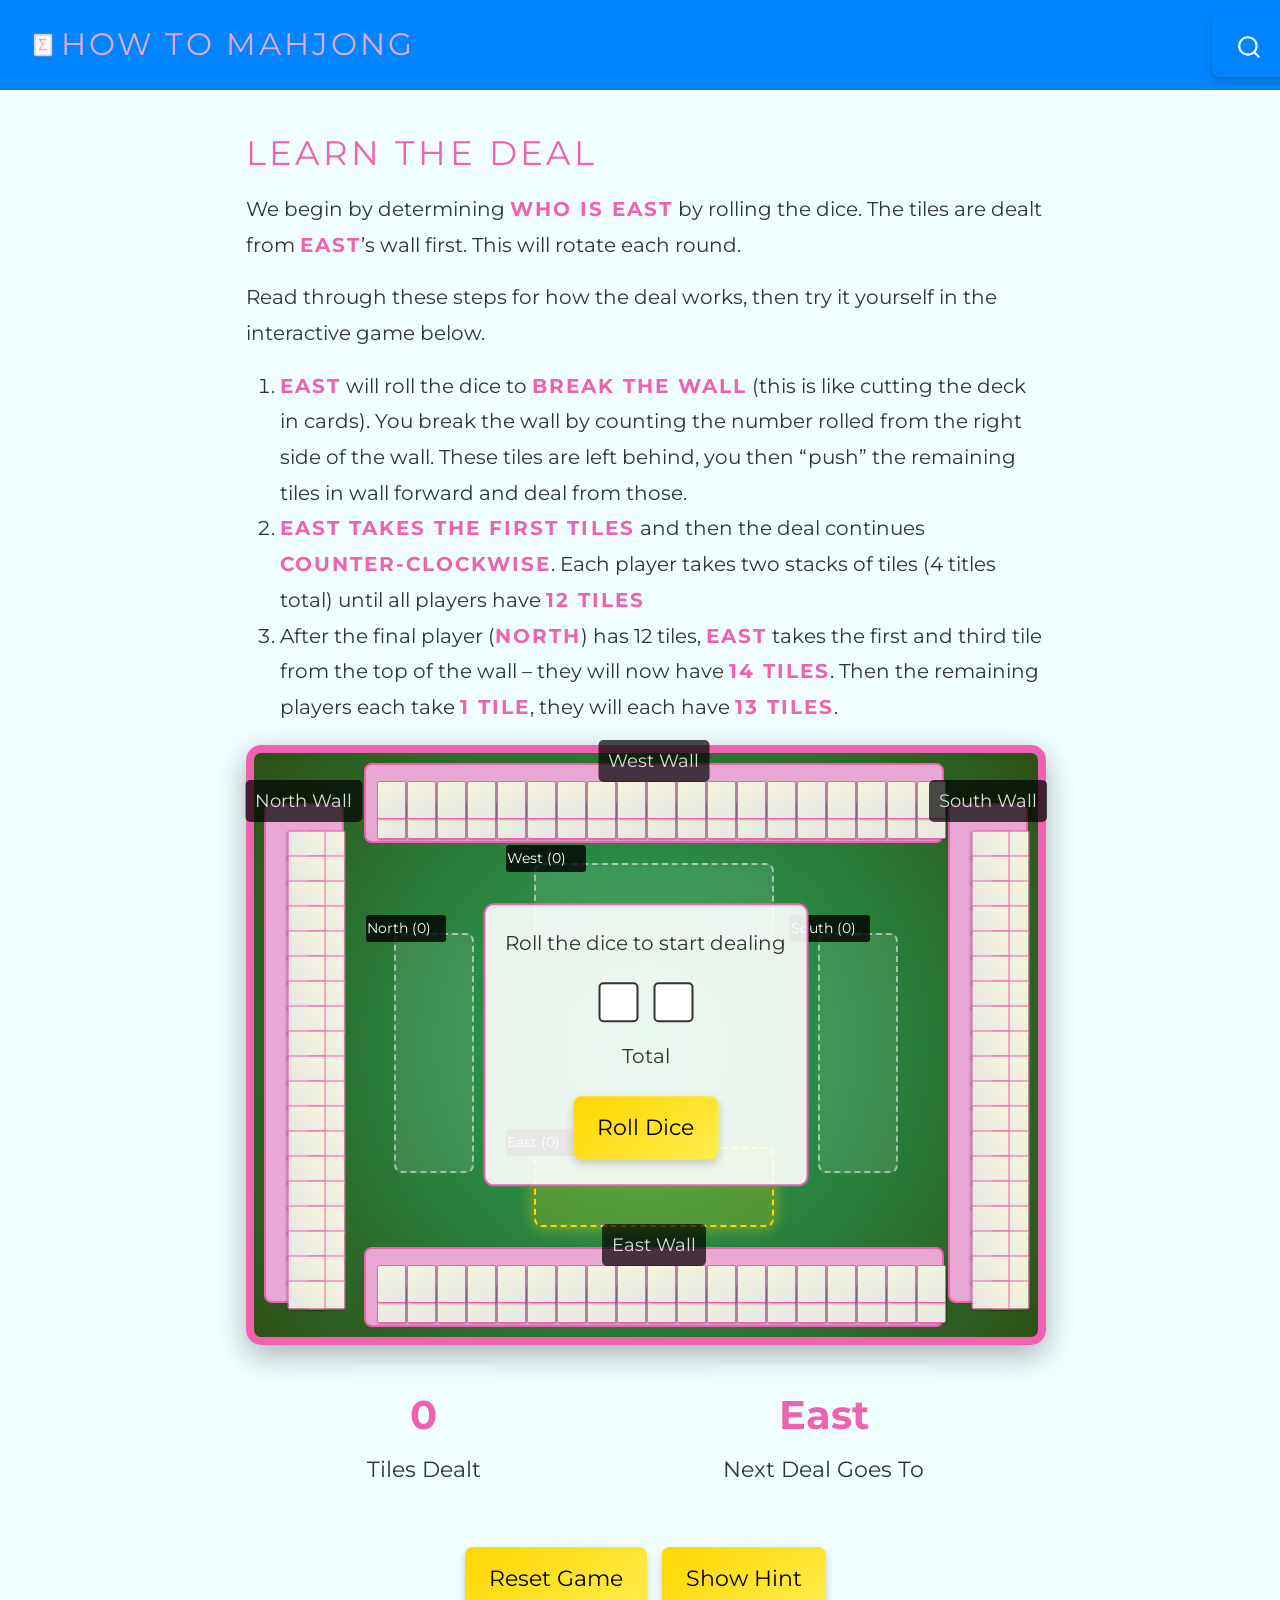
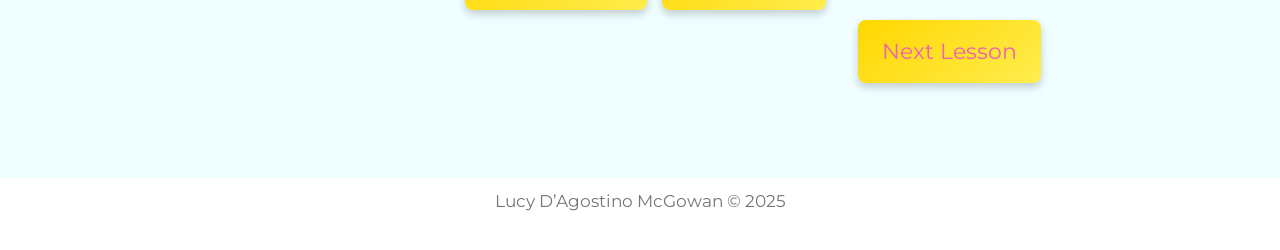
<file: posts/4-dealing/index.html>
<!DOCTYPE html>
<html xmlns="http://www.w3.org/1999/xhtml" lang="en" xml:lang="en"><head>

<meta charset="utf-8">
<meta name="generator" content="quarto-1.7.29">

<meta name="viewport" content="width=device-width, initial-scale=1.0, user-scalable=yes">


<title>Learn the Deal – How to Mahjong</title>
<style>
code{white-space: pre-wrap;}
span.smallcaps{font-variant: small-caps;}
div.columns{display: flex; gap: min(4vw, 1.5em);}
div.column{flex: auto; overflow-x: auto;}
div.hanging-indent{margin-left: 1.5em; text-indent: -1.5em;}
ul.task-list{list-style: none;}
ul.task-list li input[type="checkbox"] {
  width: 0.8em;
  margin: 0 0.8em 0.2em -1em; /* quarto-specific, see https://github.com/quarto-dev/quarto-cli/issues/4556 */ 
  vertical-align: middle;
}
</style>


<script src="../../site_libs/quarto-nav/quarto-nav.js"></script>
<script src="../../site_libs/quarto-nav/headroom.min.js"></script>
<script src="../../site_libs/clipboard/clipboard.min.js"></script>
<script src="../../site_libs/quarto-search/autocomplete.umd.js"></script>
<script src="../../site_libs/quarto-search/fuse.min.js"></script>
<script src="../../site_libs/quarto-search/quarto-search.js"></script>
<meta name="quarto:offset" content="../../">
<script src="../../site_libs/quarto-html/quarto.js" type="module"></script>
<script src="../../site_libs/quarto-html/tabsets/tabsets.js" type="module"></script>
<script src="../../site_libs/quarto-html/popper.min.js"></script>
<script src="../../site_libs/quarto-html/tippy.umd.min.js"></script>
<script src="../../site_libs/quarto-html/anchor.min.js"></script>
<link href="../../site_libs/quarto-html/tippy.css" rel="stylesheet">
<link href="../../site_libs/quarto-html/quarto-syntax-highlighting-0815c480559380816a4d1ea211a47e91.css" rel="stylesheet" id="quarto-text-highlighting-styles">
<script src="../../site_libs/bootstrap/bootstrap.min.js"></script>
<link href="../../site_libs/bootstrap/bootstrap-icons.css" rel="stylesheet">
<link href="../../site_libs/bootstrap/bootstrap-3f3965cf620923b27a2da36f3333ad32.min.css" rel="stylesheet" append-hash="true" id="quarto-bootstrap" data-mode="light">
<script id="quarto-search-options" type="application/json">{
  "location": "navbar",
  "copy-button": false,
  "collapse-after": 3,
  "panel-placement": "end",
  "type": "overlay",
  "limit": 50,
  "keyboard-shortcut": [
    "f",
    "/",
    "s"
  ],
  "show-item-context": false,
  "language": {
    "search-no-results-text": "No results",
    "search-matching-documents-text": "matching documents",
    "search-copy-link-title": "Copy link to search",
    "search-hide-matches-text": "Hide additional matches",
    "search-more-match-text": "more match in this document",
    "search-more-matches-text": "more matches in this document",
    "search-clear-button-title": "Clear",
    "search-text-placeholder": "",
    "search-detached-cancel-button-title": "Cancel",
    "search-submit-button-title": "Submit",
    "search-label": "Search"
  }
}</script>


</head>

<body class="nav-fixed fullcontent quarto-light">

<div id="quarto-search-results"></div>
  <header id="quarto-header" class="headroom fixed-top">
    <nav class="navbar navbar-expand-lg " data-bs-theme="dark">
      <div class="navbar-container container-fluid">
      <div class="navbar-brand-container mx-auto">
    <a href="../../index.html" class="navbar-brand navbar-brand-logo">
    <img src="../../logo.png" alt="" class="navbar-logo">
    </a>
    <a class="navbar-brand" href="../../index.html">
    <span class="navbar-title">How to Mahjong</span>
    </a>
  </div>
        <div class="quarto-navbar-tools tools-end">
</div>
          <div id="quarto-search" class="" title="Search"></div>
      </div> <!-- /container-fluid -->
    </nav>
</header>
<!-- content -->
<div id="quarto-content" class="quarto-container page-columns page-rows-contents page-layout-article page-navbar">
<!-- sidebar -->
<!-- margin-sidebar -->
    
<!-- main -->
<main class="content" id="quarto-document-content">

<header id="title-block-header" class="quarto-title-block default">
<div class="quarto-title">
<h1 class="title">Learn the Deal</h1>
</div>



<div class="quarto-title-meta">

    
  
    
  </div>
  


</header>


<p>We begin by determining <strong>who is East</strong> by rolling the dice. The tiles are dealt from <strong>East</strong>’s wall first. This will rotate each round.</p>
<p>Read through these steps for how the deal works, then try it yourself in the interactive game below.</p>
<ol type="1">
<li><strong>East</strong> will roll the dice to <strong>break the wall</strong> (this is like cutting the deck in cards). You break the wall by counting the number rolled from the right side of the wall. These tiles are left behind, you then “push” the remaining tiles in wall forward and deal from those.</li>
<li><strong>East takes the first tiles</strong> and then the deal continues <strong>counter-clockwise</strong>. Each player takes two stacks of tiles (4 titles total) until all players have <strong>12 tiles</strong></li>
<li>After the final player (<strong>North</strong>) has 12 tiles, <strong>East</strong> takes the first and third tile from the top of the wall – they will now have <strong>14 tiles</strong>. Then the remaining players each take <strong>1 tile</strong>, they will each have <strong>13 tiles</strong>.</li>
</ol>
<div id="gameBoard" class="game-board">
<div id="leftWall" class="wall-area left" data-wall="North Wall">

</div>
<div id="rightWall" class="wall-area right" data-wall="South Wall">

</div>
<div id="topWall" class="wall-area top" data-wall="West Wall">

</div>
<div id="bottomWall" class="wall-area bottom" data-wall="East Wall">

</div>
<div id="playerLeft" class="player-area player-left drop-zone" data-player="North (0)">

</div>
<div id="playerRight" class="player-area player-right drop-zone" data-player="South (0)">

</div>
<div id="playerTop" class="player-area player-top drop-zone" data-player="West (0)">

</div>
<div id="playerYou" class="player-area player-bottom drop-zone" data-player="East (0)">

</div>
<div id="diceArea" class="dice-area">
<p>Roll the dice to start dealing</p>
<div id="dice1" class="dice">

</div>
<div id="dice2" class="dice">

</div>
<p>Total <span id="diceTotal"></span></p>
<button onclick="game.rollDice()">
Roll Dice
</button>
</div>
</div>
<div class="stats">
<div class="stat-box">
<div id="tilesDealt" class="stat-number">
<p>0</p>
</div>
<p>Tiles Dealt</p>
</div>
<div class="stat-box">
<div id="currentPlayer" class="stat-number">
<p>You</p>
</div>
<p>Next Deal Goes To</p>
</div>
</div>
<div class="text-center">
<button onclick="game.reset()">
Reset Game
</button>
<button onclick="game.showHint()">
Show Hint
</button>
</div>
<div id="completionMessage" class="completion-message">
<section id="perfect-deal" class="level2">
<h2 class="anchored" data-anchor-id="perfect-deal">🎉 Perfect Deal!</h2>
<p>You’ve successfully dealt all tiles correctly!<br>
Each player has the right number of tiles.</p>
<button onclick="game.reset()">
Practice Again
</button>
</section>
</div>
<p><a href="../../posts/5-charleston" class="button">Next Lesson</a></p>



</main> <!-- /main -->
<script id="quarto-html-after-body" type="application/javascript">
  window.document.addEventListener("DOMContentLoaded", function (event) {
    const icon = "";
    const anchorJS = new window.AnchorJS();
    anchorJS.options = {
      placement: 'right',
      icon: icon
    };
    anchorJS.add('.anchored');
    const isCodeAnnotation = (el) => {
      for (const clz of el.classList) {
        if (clz.startsWith('code-annotation-')) {                     
          return true;
        }
      }
      return false;
    }
    const onCopySuccess = function(e) {
      // button target
      const button = e.trigger;
      // don't keep focus
      button.blur();
      // flash "checked"
      button.classList.add('code-copy-button-checked');
      var currentTitle = button.getAttribute("title");
      button.setAttribute("title", "Copied!");
      let tooltip;
      if (window.bootstrap) {
        button.setAttribute("data-bs-toggle", "tooltip");
        button.setAttribute("data-bs-placement", "left");
        button.setAttribute("data-bs-title", "Copied!");
        tooltip = new bootstrap.Tooltip(button, 
          { trigger: "manual", 
            customClass: "code-copy-button-tooltip",
            offset: [0, -8]});
        tooltip.show();    
      }
      setTimeout(function() {
        if (tooltip) {
          tooltip.hide();
          button.removeAttribute("data-bs-title");
          button.removeAttribute("data-bs-toggle");
          button.removeAttribute("data-bs-placement");
        }
        button.setAttribute("title", currentTitle);
        button.classList.remove('code-copy-button-checked');
      }, 1000);
      // clear code selection
      e.clearSelection();
    }
    const getTextToCopy = function(trigger) {
        const codeEl = trigger.previousElementSibling.cloneNode(true);
        for (const childEl of codeEl.children) {
          if (isCodeAnnotation(childEl)) {
            childEl.remove();
          }
        }
        return codeEl.innerText;
    }
    const clipboard = new window.ClipboardJS('.code-copy-button:not([data-in-quarto-modal])', {
      text: getTextToCopy
    });
    clipboard.on('success', onCopySuccess);
    if (window.document.getElementById('quarto-embedded-source-code-modal')) {
      const clipboardModal = new window.ClipboardJS('.code-copy-button[data-in-quarto-modal]', {
        text: getTextToCopy,
        container: window.document.getElementById('quarto-embedded-source-code-modal')
      });
      clipboardModal.on('success', onCopySuccess);
    }
      var localhostRegex = new RegExp(/^(?:http|https):\/\/localhost\:?[0-9]*\//);
      var mailtoRegex = new RegExp(/^mailto:/);
        var filterRegex = new RegExp("https:\/\/LucyMcGowan\.github\.io\/howtomahjong\/");
      var isInternal = (href) => {
          return filterRegex.test(href) || localhostRegex.test(href) || mailtoRegex.test(href);
      }
      // Inspect non-navigation links and adorn them if external
     var links = window.document.querySelectorAll('a[href]:not(.nav-link):not(.navbar-brand):not(.toc-action):not(.sidebar-link):not(.sidebar-item-toggle):not(.pagination-link):not(.no-external):not([aria-hidden]):not(.dropdown-item):not(.quarto-navigation-tool):not(.about-link)');
      for (var i=0; i<links.length; i++) {
        const link = links[i];
        if (!isInternal(link.href)) {
          // undo the damage that might have been done by quarto-nav.js in the case of
          // links that we want to consider external
          if (link.dataset.originalHref !== undefined) {
            link.href = link.dataset.originalHref;
          }
        }
      }
    function tippyHover(el, contentFn, onTriggerFn, onUntriggerFn) {
      const config = {
        allowHTML: true,
        maxWidth: 500,
        delay: 100,
        arrow: false,
        appendTo: function(el) {
            return el.parentElement;
        },
        interactive: true,
        interactiveBorder: 10,
        theme: 'quarto',
        placement: 'bottom-start',
      };
      if (contentFn) {
        config.content = contentFn;
      }
      if (onTriggerFn) {
        config.onTrigger = onTriggerFn;
      }
      if (onUntriggerFn) {
        config.onUntrigger = onUntriggerFn;
      }
      window.tippy(el, config); 
    }
    const noterefs = window.document.querySelectorAll('a[role="doc-noteref"]');
    for (var i=0; i<noterefs.length; i++) {
      const ref = noterefs[i];
      tippyHover(ref, function() {
        // use id or data attribute instead here
        let href = ref.getAttribute('data-footnote-href') || ref.getAttribute('href');
        try { href = new URL(href).hash; } catch {}
        const id = href.replace(/^#\/?/, "");
        const note = window.document.getElementById(id);
        if (note) {
          return note.innerHTML;
        } else {
          return "";
        }
      });
    }
    const xrefs = window.document.querySelectorAll('a.quarto-xref');
    const processXRef = (id, note) => {
      // Strip column container classes
      const stripColumnClz = (el) => {
        el.classList.remove("page-full", "page-columns");
        if (el.children) {
          for (const child of el.children) {
            stripColumnClz(child);
          }
        }
      }
      stripColumnClz(note)
      if (id === null || id.startsWith('sec-')) {
        // Special case sections, only their first couple elements
        const container = document.createElement("div");
        if (note.children && note.children.length > 2) {
          container.appendChild(note.children[0].cloneNode(true));
          for (let i = 1; i < note.children.length; i++) {
            const child = note.children[i];
            if (child.tagName === "P" && child.innerText === "") {
              continue;
            } else {
              container.appendChild(child.cloneNode(true));
              break;
            }
          }
          if (window.Quarto?.typesetMath) {
            window.Quarto.typesetMath(container);
          }
          return container.innerHTML
        } else {
          if (window.Quarto?.typesetMath) {
            window.Quarto.typesetMath(note);
          }
          return note.innerHTML;
        }
      } else {
        // Remove any anchor links if they are present
        const anchorLink = note.querySelector('a.anchorjs-link');
        if (anchorLink) {
          anchorLink.remove();
        }
        if (window.Quarto?.typesetMath) {
          window.Quarto.typesetMath(note);
        }
        if (note.classList.contains("callout")) {
          return note.outerHTML;
        } else {
          return note.innerHTML;
        }
      }
    }
    for (var i=0; i<xrefs.length; i++) {
      const xref = xrefs[i];
      tippyHover(xref, undefined, function(instance) {
        instance.disable();
        let url = xref.getAttribute('href');
        let hash = undefined; 
        if (url.startsWith('#')) {
          hash = url;
        } else {
          try { hash = new URL(url).hash; } catch {}
        }
        if (hash) {
          const id = hash.replace(/^#\/?/, "");
          const note = window.document.getElementById(id);
          if (note !== null) {
            try {
              const html = processXRef(id, note.cloneNode(true));
              instance.setContent(html);
            } finally {
              instance.enable();
              instance.show();
            }
          } else {
            // See if we can fetch this
            fetch(url.split('#')[0])
            .then(res => res.text())
            .then(html => {
              const parser = new DOMParser();
              const htmlDoc = parser.parseFromString(html, "text/html");
              const note = htmlDoc.getElementById(id);
              if (note !== null) {
                const html = processXRef(id, note);
                instance.setContent(html);
              } 
            }).finally(() => {
              instance.enable();
              instance.show();
            });
          }
        } else {
          // See if we can fetch a full url (with no hash to target)
          // This is a special case and we should probably do some content thinning / targeting
          fetch(url)
          .then(res => res.text())
          .then(html => {
            const parser = new DOMParser();
            const htmlDoc = parser.parseFromString(html, "text/html");
            const note = htmlDoc.querySelector('main.content');
            if (note !== null) {
              // This should only happen for chapter cross references
              // (since there is no id in the URL)
              // remove the first header
              if (note.children.length > 0 && note.children[0].tagName === "HEADER") {
                note.children[0].remove();
              }
              const html = processXRef(null, note);
              instance.setContent(html);
            } 
          }).finally(() => {
            instance.enable();
            instance.show();
          });
        }
      }, function(instance) {
      });
    }
        let selectedAnnoteEl;
        const selectorForAnnotation = ( cell, annotation) => {
          let cellAttr = 'data-code-cell="' + cell + '"';
          let lineAttr = 'data-code-annotation="' +  annotation + '"';
          const selector = 'span[' + cellAttr + '][' + lineAttr + ']';
          return selector;
        }
        const selectCodeLines = (annoteEl) => {
          const doc = window.document;
          const targetCell = annoteEl.getAttribute("data-target-cell");
          const targetAnnotation = annoteEl.getAttribute("data-target-annotation");
          const annoteSpan = window.document.querySelector(selectorForAnnotation(targetCell, targetAnnotation));
          const lines = annoteSpan.getAttribute("data-code-lines").split(",");
          const lineIds = lines.map((line) => {
            return targetCell + "-" + line;
          })
          let top = null;
          let height = null;
          let parent = null;
          if (lineIds.length > 0) {
              //compute the position of the single el (top and bottom and make a div)
              const el = window.document.getElementById(lineIds[0]);
              top = el.offsetTop;
              height = el.offsetHeight;
              parent = el.parentElement.parentElement;
            if (lineIds.length > 1) {
              const lastEl = window.document.getElementById(lineIds[lineIds.length - 1]);
              const bottom = lastEl.offsetTop + lastEl.offsetHeight;
              height = bottom - top;
            }
            if (top !== null && height !== null && parent !== null) {
              // cook up a div (if necessary) and position it 
              let div = window.document.getElementById("code-annotation-line-highlight");
              if (div === null) {
                div = window.document.createElement("div");
                div.setAttribute("id", "code-annotation-line-highlight");
                div.style.position = 'absolute';
                parent.appendChild(div);
              }
              div.style.top = top - 2 + "px";
              div.style.height = height + 4 + "px";
              div.style.left = 0;
              let gutterDiv = window.document.getElementById("code-annotation-line-highlight-gutter");
              if (gutterDiv === null) {
                gutterDiv = window.document.createElement("div");
                gutterDiv.setAttribute("id", "code-annotation-line-highlight-gutter");
                gutterDiv.style.position = 'absolute';
                const codeCell = window.document.getElementById(targetCell);
                const gutter = codeCell.querySelector('.code-annotation-gutter');
                gutter.appendChild(gutterDiv);
              }
              gutterDiv.style.top = top - 2 + "px";
              gutterDiv.style.height = height + 4 + "px";
            }
            selectedAnnoteEl = annoteEl;
          }
        };
        const unselectCodeLines = () => {
          const elementsIds = ["code-annotation-line-highlight", "code-annotation-line-highlight-gutter"];
          elementsIds.forEach((elId) => {
            const div = window.document.getElementById(elId);
            if (div) {
              div.remove();
            }
          });
          selectedAnnoteEl = undefined;
        };
          // Handle positioning of the toggle
      window.addEventListener(
        "resize",
        throttle(() => {
          elRect = undefined;
          if (selectedAnnoteEl) {
            selectCodeLines(selectedAnnoteEl);
          }
        }, 10)
      );
      function throttle(fn, ms) {
      let throttle = false;
      let timer;
        return (...args) => {
          if(!throttle) { // first call gets through
              fn.apply(this, args);
              throttle = true;
          } else { // all the others get throttled
              if(timer) clearTimeout(timer); // cancel #2
              timer = setTimeout(() => {
                fn.apply(this, args);
                timer = throttle = false;
              }, ms);
          }
        };
      }
        // Attach click handler to the DT
        const annoteDls = window.document.querySelectorAll('dt[data-target-cell]');
        for (const annoteDlNode of annoteDls) {
          annoteDlNode.addEventListener('click', (event) => {
            const clickedEl = event.target;
            if (clickedEl !== selectedAnnoteEl) {
              unselectCodeLines();
              const activeEl = window.document.querySelector('dt[data-target-cell].code-annotation-active');
              if (activeEl) {
                activeEl.classList.remove('code-annotation-active');
              }
              selectCodeLines(clickedEl);
              clickedEl.classList.add('code-annotation-active');
            } else {
              // Unselect the line
              unselectCodeLines();
              clickedEl.classList.remove('code-annotation-active');
            }
          });
        }
    const findCites = (el) => {
      const parentEl = el.parentElement;
      if (parentEl) {
        const cites = parentEl.dataset.cites;
        if (cites) {
          return {
            el,
            cites: cites.split(' ')
          };
        } else {
          return findCites(el.parentElement)
        }
      } else {
        return undefined;
      }
    };
    var bibliorefs = window.document.querySelectorAll('a[role="doc-biblioref"]');
    for (var i=0; i<bibliorefs.length; i++) {
      const ref = bibliorefs[i];
      const citeInfo = findCites(ref);
      if (citeInfo) {
        tippyHover(citeInfo.el, function() {
          var popup = window.document.createElement('div');
          citeInfo.cites.forEach(function(cite) {
            var citeDiv = window.document.createElement('div');
            citeDiv.classList.add('hanging-indent');
            citeDiv.classList.add('csl-entry');
            var biblioDiv = window.document.getElementById('ref-' + cite);
            if (biblioDiv) {
              citeDiv.innerHTML = biblioDiv.innerHTML;
            }
            popup.appendChild(citeDiv);
          });
          return popup.innerHTML;
        });
      }
    }
  });
  </script>
</div> <!-- /content -->
<footer class="footer">
  <div class="nav-footer">
    <div class="nav-footer-left">
      &nbsp;
    </div>   
    <div class="nav-footer-center">
<p>Lucy D’Agostino McGowan © 2025</p>
</div>
    <div class="nav-footer-right">
      &nbsp;
    </div>
  </div>
</footer>
<!-- Mobile Rotation Reminder for Portrait Mode -->
<div class="rotation-reminder" id="rotationReminder">
    <div class="rotation-icon">📱</div>
    <div class="rotation-message">
        Please rotate your device to landscape mode for the best experience
    </div>
    <div class="rotation-subtitle">
        This content is optimized for horizontal viewing
    </div>
</div>
<style>
    /* Mobile Rotation Reminder Styles */
    .rotation-reminder {
        display: none;
        position: fixed;
        top: 0;
        left: 0;
        width: 100%;
        height: 100%;
        background-color: rgba(0, 0, 0, 0.9);
        z-index: 9999;
        justify-content: center;
        align-items: center;
        flex-direction: column;
        color: white;
        text-align: center;
        font-family: -apple-system, BlinkMacSystemFont, 'Segoe UI', Roboto, sans-serif;
        padding: 20px;
        box-sizing: border-box;
    }
    .rotation-icon {
        font-size: 4rem;
        margin-bottom: 20px;
        animation: rotate-phone 2s linear infinite;
    }
    .rotation-message {
        font-size: 1.2rem;
        margin-bottom: 10px;
        max-width: 300px;
        font-weight: 500;
    }
    .rotation-subtitle {
        font-size: 0.9rem;
        opacity: 0.8;
        max-width: 280px;
    }
    @keyframes rotate-phone {
        from { transform: rotate(0deg); }
        to { transform: rotate(360deg); }
    }
    /* Show reminder only on mobile devices in portrait mode */
    @media screen and (max-width: 768px) and (orientation: portrait) {
        .rotation-reminder {
            display: flex !important;
        }
    }
    /* Ensure it works with common mobile breakpoints - show when in portrait */
    @media screen and (max-height: 900px) and (max-width: 500px) and (orientation: portrait) {
        .rotation-reminder {
            display: flex !important;
        }
    }
</style>
<script>
    // Mobile Rotation Reminder Script
    (function() {
        'use strict';
        
        function handleOrientationChange() {
            const reminder = document.getElementById('rotationReminder');
            if (!reminder) return;
            
            const isMobile = window.innerWidth <= 768 || window.innerHeight <= 500;
            const isPortrait = window.innerHeight > window.innerWidth;
            
            // Show reminder only when device is mobile AND in portrait mode
            if (isMobile && isPortrait) {
                reminder.style.display = 'flex';
                console.log('Mobile portrait detected - rotation reminder active');
            } else {
                reminder.style.display = 'none';
            }
        }
        
        // Wait for DOM to be ready
        if (document.readyState === 'loading') {
            document.addEventListener('DOMContentLoaded', function() {
                handleOrientationChange();
            });
        } else {
            handleOrientationChange();
        }
        
        // Listen for orientation and resize events
        window.addEventListener('orientationchange', function() {
            setTimeout(handleOrientationChange, 100);
        });
        
        window.addEventListener('resize', handleOrientationChange);
    })();
</script>
<script src="../../assets/js/MahjongUtils.js"></script>
<script>
class MahjongDealingGame {
    constructor() {
        this.phase = 1;
        this.diceTotal = 7;
        this.tilesDealt = 0;
        this.currentPlayerIndex = 3;
        this.playerNames = ['South', 'West', 'North', 'East'];
        this.playerTileCounts = [0, 0, 0, 0];
        this.dealingRound = 1;
        this.wallBroken = false;
        this.breakPosition = 0;
        this.currentWallIndex = 3;
        this.wallTiles = [[], [], [], []];
        this.dealingStartIndex = 0;
        this.availableTiles = [];
        this.tilesInFrontOfDealer = 0;
        this.initialDealComplete = false;
        this.finalDealPhase = false;
        this.leftWallMoved = false; // Track if left wall has been moved
        
        // Store bound handlers for event management
        this.boundHandlers = {};
        
        this.init();
    }

    init() {
        this.createWalls();
        this.setupEventListeners();
        this.updateStats();
        this.highlightCurrentPlayer();
    }

    createWalls() {
        const walls = [
            {id: 'leftWall', tiles: 38, index: 0},
            {id: 'topWall', tiles: 38, index: 1},
            {id: 'rightWall', tiles: 38, index: 2},
            {id: 'bottomWall', tiles: 38, index: 3}
        ];

        walls.forEach(wall => {
            this.wallTiles[wall.index] = MahjongUtils.createWall(
                wall.id, 
                wall.index, 
                wall.tiles, 
                false
            );
        });
    }

    setupEventListeners() {
        this.boundHandlers = {
            dragStart: this.handleDragStart.bind(this),
            dragOver: this.handleDragOver.bind(this),
            dragLeave: this.handleDragLeave.bind(this),
            drop: this.handleDrop.bind(this),
            click: this.handleClick.bind(this)
        };

        MahjongUtils.setupDragAndDrop(this.boundHandlers);
        document.addEventListener('click', this.boundHandlers.click);
    }

    rollDice() {
        if (this.phase !== 1) return;
        
        let dice1, dice2, total;
        do {
            dice1 = Math.floor(Math.random() * 6) + 1;
            dice2 = Math.floor(Math.random() * 6) + 1;
            total = dice1 + dice2;
        } while (total % 2 === 0);
        
        this.diceTotal = total;
        
        MahjongUtils.updateStats({
            'dice1': dice1,
            'dice2': dice2,
            'diceTotal': this.diceTotal
        });
        
        this.phase = 2;
        this.showBreakMarkers();
    }

    showBreakMarkers() {
        const bottomWall = document.getElementById('bottomWall');
        
        for (let i = 1; i <= 19; i++) {
            const marker = document.createElement('div');
            marker.className = 'break-marker';
            marker.dataset.position = i;
            marker.style.right = (10 + (i-1) * 30) + 'px';
            marker.style.top = '10px';
            marker.title = `Break at position ${i}`;
            bottomWall.appendChild(marker);
        }
    }

    handleClick(e) {
        if (e.target.classList.contains('break-marker') && this.phase === 2) {
            const position = parseInt(e.target.dataset.position);
            if (position === this.diceTotal) {
                this.breakWall(position);
                this.phase = 3;
                document.getElementById('diceArea').classList.add('hidden');
                this.makeNextTilesAvailable();
                document.querySelectorAll('.break-marker').forEach(m => m.remove());
            } else {
                MahjongUtils.showHint(`Count ${this.diceTotal} from the right, not ${position}!`);
            }
        }
    }

    breakWall(position) {
        this.wallBroken = true;
        this.breakPosition = position;
        
        const wall = this.wallTiles[3];
        const totalStacks = wall.length / 2;
        const breakStackFromRight = position;
        const breakStackFromLeft = totalStacks - breakStackFromRight;
        const breakIndex = breakStackFromLeft * 2;

        // Calculate tiles in front of dealer (to the left of break)
        this.tilesInFrontOfDealer = breakIndex;

        // Move tiles to the left of the break forward (up the screen)
        for (let i = 0; i < breakIndex; i++) {
            const tile = wall[i];
            const currentTop = parseInt(tile.style.top);
            tile.style.top = (currentTop - 60) + 'px';
            tile.classList.add('dealing-pile');
        }
        
        // Start dealing from the LAST tile of the moved pile (rightmost)
        this.dealingStartIndex = breakIndex - 1;
        this.currentWallIndex = 3;
    }

    // NEW METHOD: Move left wall tiles to create dealing pile
    moveLeftWallForDealing() {
        if (this.leftWallMoved) return;
        
        const leftWall = this.wallTiles[0];
        
        for (let i = 0; i < leftWall.length; i++) {
            const tile = leftWall[i];
            const currentLeft = parseInt(tile.style.left);
            tile.style.left = (currentLeft + 40) + 'px';
            tile.classList.add('dealing-pile');
        }
        
        this.leftWallMoved = true;
    }

    makeNextTilesAvailable() {
        this.availableTiles.forEach(tile => {
            tile.classList.remove('available');
            tile.draggable = false;
        });
        this.availableTiles = [];
        
        if (this.finalDealPhase) {
            if (this.currentPlayerIndex === 3) {
                this.makeNextTilesAvailableForDealer();
            } else {
                this.makeNextSingleTileAvailable();
            }
            return;
        }
        
        let tilesToMakeAvailable = 4;
        const wall = this.wallTiles[this.currentWallIndex];
        let startIndex = this.dealingStartIndex;
        
        for (let i = 0; i < tilesToMakeAvailable && startIndex - i >= 0; i++) {
            const tile = wall[startIndex - i];
            if (tile && !tile.classList.contains('placed')) {
                tile.classList.add('available');
                tile.draggable = true;
                this.availableTiles.push(tile);
            }
        }
    }

    makeNextTilesAvailableForDealer() {
        const wall = this.wallTiles[this.currentWallIndex];
        let startIndex = this.dealingStartIndex;
        
        // Make the next tile available (index 0)
        if (startIndex >= 0) {
            const nextTile = wall[startIndex];
            if (nextTile && !nextTile.classList.contains('placed')) {
                nextTile.classList.add('available');
                nextTile.draggable = true;
                this.availableTiles.push(nextTile);
            }
        }
        
        // Make the third tile available
        if (startIndex - 4 >= 0) {
            const thirdTile = wall[startIndex - 4];
            if (thirdTile && !thirdTile.classList.contains('placed')) {
                thirdTile.classList.add('available');
                thirdTile.draggable = true;
                this.availableTiles.push(thirdTile);
            }
        }
    }

    makeNextSingleTileAvailable() {
        const wall = this.wallTiles[this.currentWallIndex];
        let startIndex = this.dealingStartIndex;
        
        while (startIndex >= 0 && wall[startIndex].classList.contains('placed')) {
            startIndex--;
        }
        
        if (startIndex >= 0) {
            const tile = wall[startIndex];
            tile.classList.add('available');
            tile.draggable = true;
            this.availableTiles.push(tile);
        }
    }

    handleDragStart(e) {
        if (this.phase !== 3) return;
        if (!e.target.classList.contains('mahjong-tile')) return;
        if (e.target.classList.contains('placed')) return;
        if (!e.target.classList.contains('available')) {
            e.preventDefault();
            MahjongUtils.showHint('Only drag the highlighted tiles!');
            return;
        }
        
        e.target.classList.add('dragging');
        e.dataTransfer.setData('text/plain', 'cluster');
    }

    handleDragOver(e) {
        if (e.target.classList.contains('drop-zone')) {
            e.preventDefault();
            e.target.classList.add('drag-over');
        }
    }

    handleDragLeave(e) {
        if (e.target.classList.contains('drop-zone')) {
            e.target.classList.remove('drag-over');
        }
    }

    handleDrop(e) {
        e.preventDefault();
        if (!e.target.classList.contains('drop-zone')) return;
        
        e.target.classList.remove('drag-over');
        
        const playerId = e.target.id;
        const expectedPlayer = this.getExpectedPlayer();
        
        if (playerId === expectedPlayer) {
            this.placeTileCluster(e.target);
        } else {
            MahjongUtils.showHint(`Deal to ${this.playerNames[this.currentPlayerIndex]} next!`);
            this.availableTiles.forEach(tile => tile.classList.remove('dragging'));
        }
    }

    getExpectedPlayer() {
        const playerIds = ['playerRight', 'playerTop', 'playerLeft', 'playerYou'];
        return playerIds[this.currentPlayerIndex];
    }

placeTileCluster(playerArea) {
    const tilesToDeal = this.availableTiles.length;
            
    // Create cluster using utility function
    const cluster = MahjongUtils.createTileCluster(
        tilesToDeal, 
        this.currentPlayerIndex === 3, 
        this.finalDealPhase
    );
            
    playerArea.appendChild(cluster);
    if (navigator.vibrate) navigator.vibrate(50);
    MahjongUtils.playClick();
    cluster.classList.add('snap');
    setTimeout(() => cluster.classList.remove('snap'), 200);
            
    // Remove tiles from wall
    const wall = this.wallTiles[this.currentWallIndex];
    
    // Special handling for dealer's final deal (both 1st and 3rd tiles)
    if (this.finalDealPhase && this.currentPlayerIndex === 3) {
        // Remove the specific tiles that were made available
        this.availableTiles.forEach(tile => {
            const tileIndex = Array.from(wall).indexOf(tile);
            if (tileIndex !== -1) {
                wall[tileIndex].classList.add('placed');
                wall[tileIndex].style.display = 'none';
            }
        });
        
        // Update dealing start index to continue from the next available tile
        // Find the highest index that was removed
        let maxRemovedIndex = -1;
        this.availableTiles.forEach(tile => {
            const tileIndex = Array.from(wall).indexOf(tile);
            if (tileIndex > maxRemovedIndex) {
                maxRemovedIndex = tileIndex;
            }
        });
        
        // Set dealing start index to just before the highest removed tile
        // This ensures we continue dealing from the next sequential tile
        this.dealingStartIndex = maxRemovedIndex - 1;
    } else {
        // Normal sequential removal for other players
        for (let i = 0; i < tilesToDeal; i++) {
            const tileIndex = this.dealingStartIndex - i;
            if (wall[tileIndex]) {
                wall[tileIndex].classList.add('placed');
                wall[tileIndex].style.display = 'none';
            }
        }
        this.dealingStartIndex -= tilesToDeal;
    }
            
    this.tilesDealt += tilesToDeal;
    this.playerTileCounts[this.currentPlayerIndex] += tilesToDeal;
            
    // Check if we finished dealing from tiles in front of dealer
    if (this.currentWallIndex === 3 && this.dealingStartIndex < 0) {
        this.currentWallIndex = 0;
        this.dealingStartIndex = this.wallTiles[0].length - 1;
        this.moveLeftWallForDealing();
    } else if (this.dealingStartIndex < 0) {
        this.currentWallIndex = (this.currentWallIndex + 1) % 4;
        this.dealingStartIndex = this.wallTiles[this.currentWallIndex].length - 1;
    }
            
    this.moveToNextPlayer();
    this.updateStats();
    this.highlightCurrentPlayer();
    this.checkInitialDealComplete();
            
    if (!this.initialDealComplete || this.finalDealPhase) {
        this.makeNextTilesAvailable();
    }
            
    this.checkCompletion();
}

    checkInitialDealComplete() {
        const allHave12 = this.playerTileCounts.every(count => count >= 12);
        
        if (allHave12 && !this.initialDealComplete) {
            this.initialDealComplete = true;
            this.finalDealPhase = true;
            this.currentPlayerIndex = 3;
        }
    }

    moveToNextPlayer() {
        if (this.finalDealPhase) {
            if (this.currentPlayerIndex === 3) {
                this.currentPlayerIndex = 0;
            } else {
                this.currentPlayerIndex++;
                if (this.currentPlayerIndex === 3) {
                    this.finalDealPhase = false;
                }
            }
        } else {
            this.currentPlayerIndex = (this.currentPlayerIndex + 1) % 4;
            
            if (this.currentPlayerIndex === 3) {
                this.dealingRound++;
            }
        }
    }

    highlightCurrentPlayer() {
        const playerIds = ['playerRight', 'playerTop', 'playerLeft', 'playerYou'];
        const currentPlayerId = playerIds[this.currentPlayerIndex];
        
        MahjongUtils.highlightCurrentPlayer('current-player', currentPlayerId, playerIds);
    }

    updateStats() {
        MahjongUtils.updateStats({
            'tilesDealt': this.tilesDealt,
            'currentPlayer': this.playerNames[this.currentPlayerIndex]
        });
        
        const playerElements = [
            {id: 'playerLeft', name: 'North', count: this.playerTileCounts[2]},
            {id: 'playerTop', name: 'West', count: this.playerTileCounts[1]},
            {id: 'playerRight', name: 'South', count: this.playerTileCounts[0]},
            {id: 'playerYou', name: 'East', count: this.playerTileCounts[3]}
        ];
        
        playerElements.forEach(player => {
            const element = document.getElementById(player.id);
            if (element) {
                element.setAttribute('data-player', `${player.name} (${player.count})`);
            }
        });
    }

    checkCompletion() {
        const targetCounts = [13, 13, 13, 14];
        const isComplete = this.playerTileCounts.every((count, i) => count >= targetCounts[i]);
        
        if (isComplete) {
            MahjongUtils.showCompletion('completionMessage');
        }
    }

    showHint(message) {
        MahjongUtils.showHint(message || 'Deal tiles in counter-clockwise order.');
    }

    reset() {
        location.reload();
    }
}

const game = new MahjongDealingGame();
</script>




</body></html>
</file>
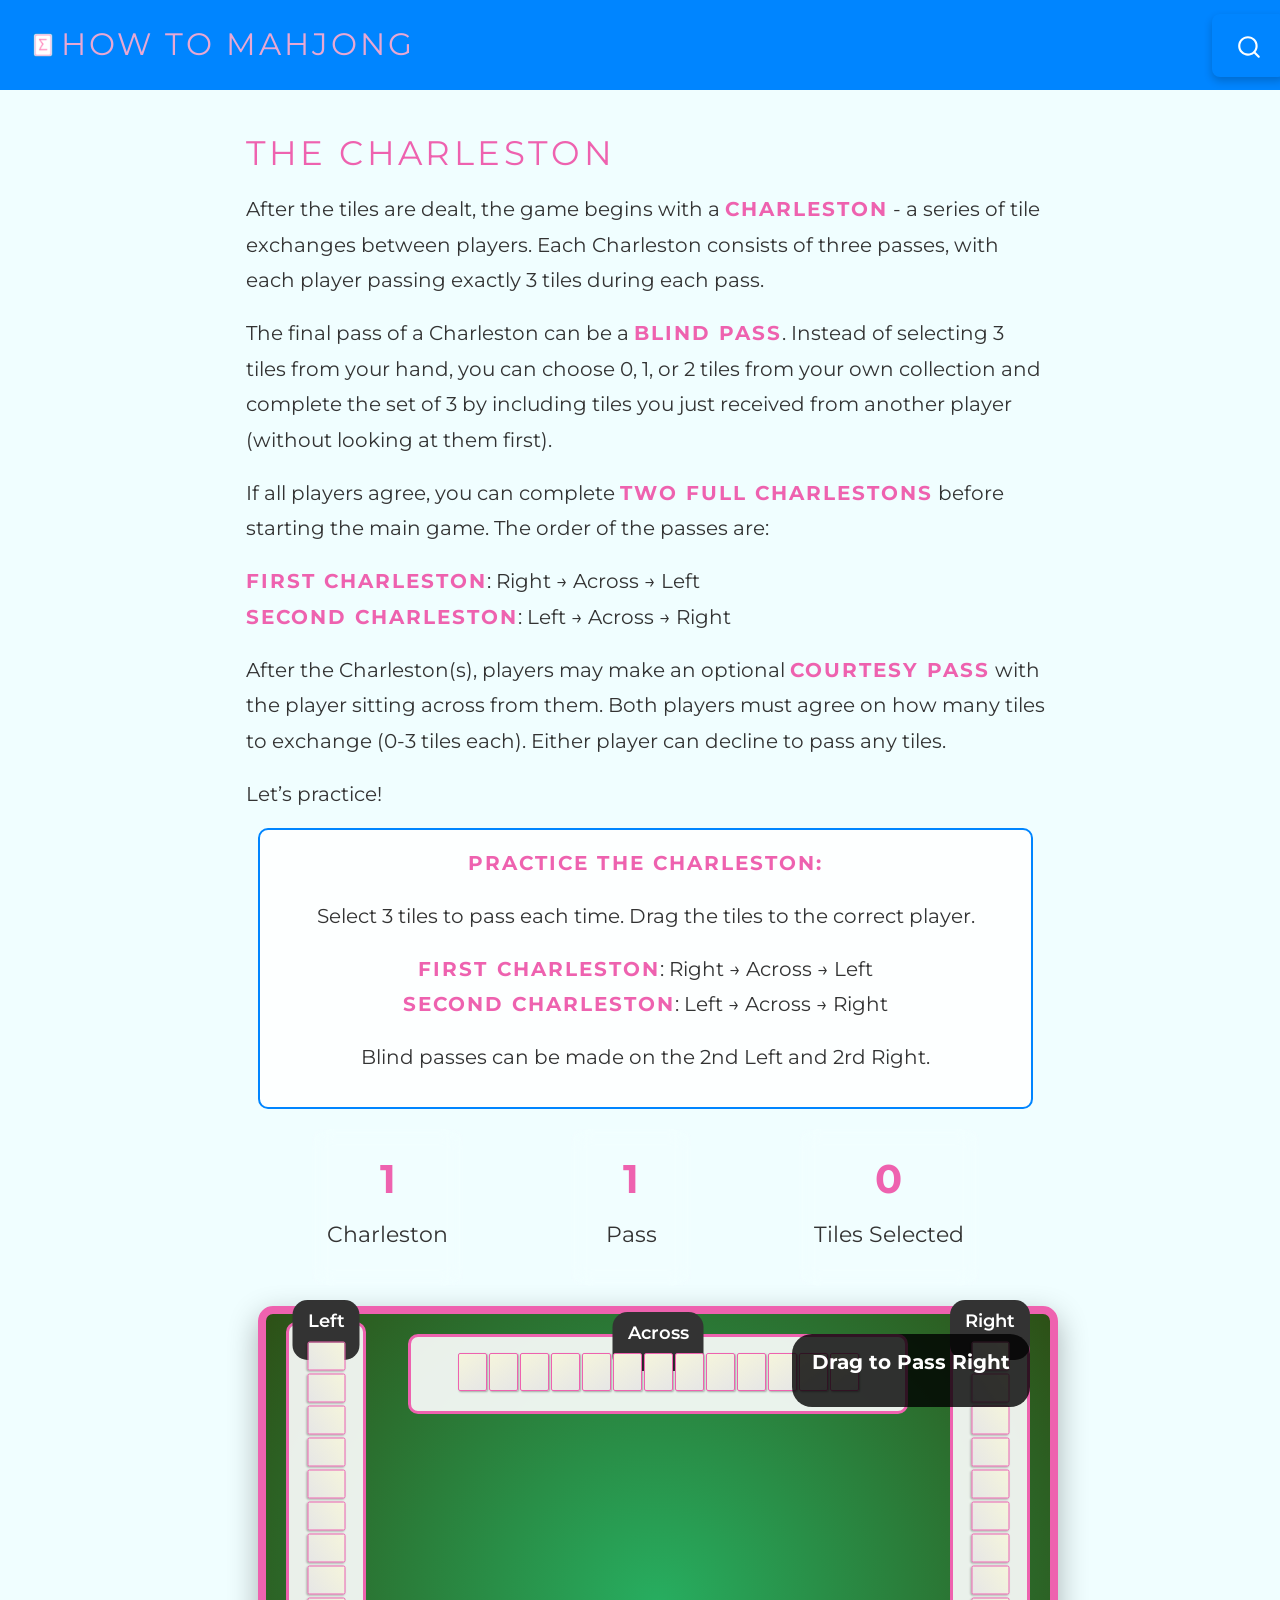
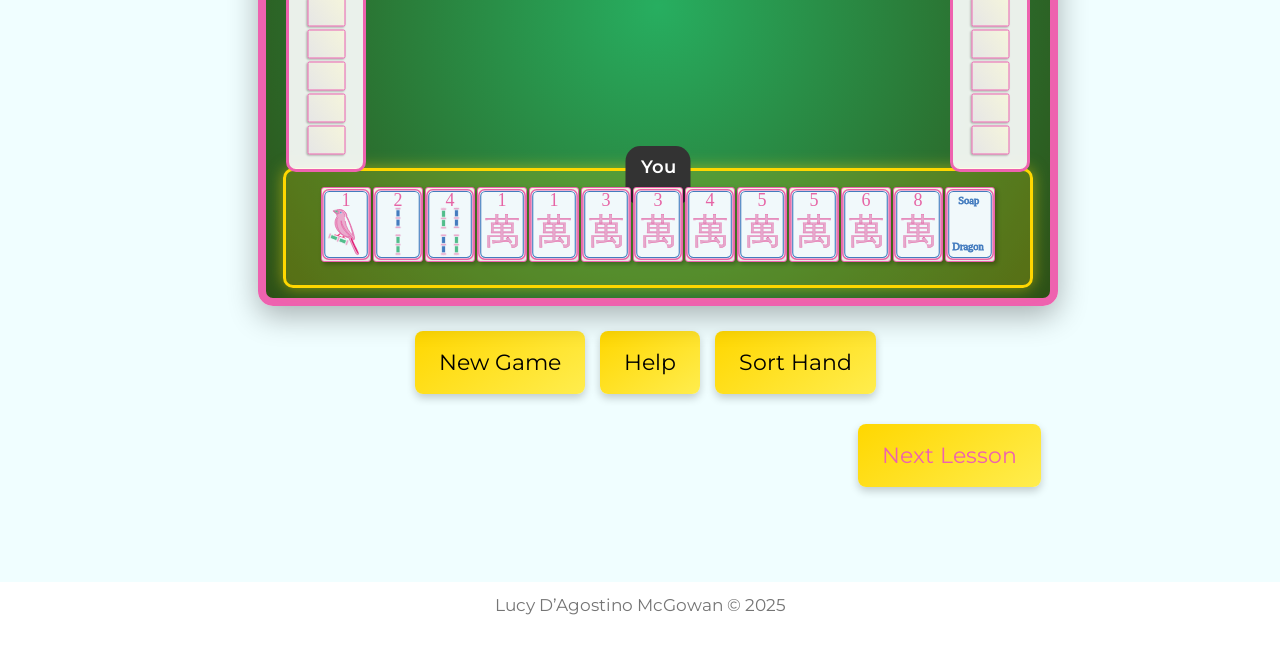
<file: posts/5-charleston/index.html>
<!DOCTYPE html>
<html xmlns="http://www.w3.org/1999/xhtml" lang="en" xml:lang="en"><head>

<meta charset="utf-8">
<meta name="generator" content="quarto-1.7.29">

<meta name="viewport" content="width=device-width, initial-scale=1.0, user-scalable=yes">


<title>The Charleston – How to Mahjong</title>
<style>
code{white-space: pre-wrap;}
span.smallcaps{font-variant: small-caps;}
div.columns{display: flex; gap: min(4vw, 1.5em);}
div.column{flex: auto; overflow-x: auto;}
div.hanging-indent{margin-left: 1.5em; text-indent: -1.5em;}
ul.task-list{list-style: none;}
ul.task-list li input[type="checkbox"] {
  width: 0.8em;
  margin: 0 0.8em 0.2em -1em; /* quarto-specific, see https://github.com/quarto-dev/quarto-cli/issues/4556 */ 
  vertical-align: middle;
}
</style>


<script src="../../site_libs/quarto-nav/quarto-nav.js"></script>
<script src="../../site_libs/quarto-nav/headroom.min.js"></script>
<script src="../../site_libs/clipboard/clipboard.min.js"></script>
<script src="../../site_libs/quarto-search/autocomplete.umd.js"></script>
<script src="../../site_libs/quarto-search/fuse.min.js"></script>
<script src="../../site_libs/quarto-search/quarto-search.js"></script>
<meta name="quarto:offset" content="../../">
<script src="../../site_libs/quarto-html/quarto.js" type="module"></script>
<script src="../../site_libs/quarto-html/tabsets/tabsets.js" type="module"></script>
<script src="../../site_libs/quarto-html/popper.min.js"></script>
<script src="../../site_libs/quarto-html/tippy.umd.min.js"></script>
<script src="../../site_libs/quarto-html/anchor.min.js"></script>
<link href="../../site_libs/quarto-html/tippy.css" rel="stylesheet">
<link href="../../site_libs/quarto-html/quarto-syntax-highlighting-0815c480559380816a4d1ea211a47e91.css" rel="stylesheet" id="quarto-text-highlighting-styles">
<script src="../../site_libs/bootstrap/bootstrap.min.js"></script>
<link href="../../site_libs/bootstrap/bootstrap-icons.css" rel="stylesheet">
<link href="../../site_libs/bootstrap/bootstrap-3f3965cf620923b27a2da36f3333ad32.min.css" rel="stylesheet" append-hash="true" id="quarto-bootstrap" data-mode="light">
<script id="quarto-search-options" type="application/json">{
  "location": "navbar",
  "copy-button": false,
  "collapse-after": 3,
  "panel-placement": "end",
  "type": "overlay",
  "limit": 50,
  "keyboard-shortcut": [
    "f",
    "/",
    "s"
  ],
  "show-item-context": false,
  "language": {
    "search-no-results-text": "No results",
    "search-matching-documents-text": "matching documents",
    "search-copy-link-title": "Copy link to search",
    "search-hide-matches-text": "Hide additional matches",
    "search-more-match-text": "more match in this document",
    "search-more-matches-text": "more matches in this document",
    "search-clear-button-title": "Clear",
    "search-text-placeholder": "",
    "search-detached-cancel-button-title": "Cancel",
    "search-submit-button-title": "Submit",
    "search-label": "Search"
  }
}</script>


</head>

<body class="nav-fixed fullcontent quarto-light">

<div id="quarto-search-results"></div>
  <header id="quarto-header" class="headroom fixed-top">
    <nav class="navbar navbar-expand-lg " data-bs-theme="dark">
      <div class="navbar-container container-fluid">
      <div class="navbar-brand-container mx-auto">
    <a href="../../index.html" class="navbar-brand navbar-brand-logo">
    <img src="../../logo.png" alt="" class="navbar-logo">
    </a>
    <a class="navbar-brand" href="../../index.html">
    <span class="navbar-title">How to Mahjong</span>
    </a>
  </div>
        <div class="quarto-navbar-tools tools-end">
</div>
          <div id="quarto-search" class="" title="Search"></div>
      </div> <!-- /container-fluid -->
    </nav>
</header>
<!-- content -->
<div id="quarto-content" class="quarto-container page-columns page-rows-contents page-layout-article page-navbar">
<!-- sidebar -->
<!-- margin-sidebar -->
    
<!-- main -->
<main class="content" id="quarto-document-content">

<header id="title-block-header" class="quarto-title-block default">
<div class="quarto-title">
<h1 class="title">The Charleston</h1>
</div>



<div class="quarto-title-meta">

    
  
    
  </div>
  


</header>


<p>After the tiles are dealt, the game begins with a <strong>Charleston</strong> - a series of tile exchanges between players. Each Charleston consists of three passes, with each player passing exactly 3 tiles during each pass.</p>
<p>The final pass of a Charleston can be a <strong>blind pass</strong>. Instead of selecting 3 tiles from your hand, you can choose 0, 1, or 2 tiles from your own collection and complete the set of 3 by including tiles you just received from another player (without looking at them first).</p>
<p>If all players agree, you can complete <strong>two full Charlestons</strong> before starting the main game. The order of the passes are:</p>
<p><strong>First Charleston</strong>: Right → Across → Left<br>
<strong>Second Charleston</strong>: Left → Across → Right</p>
<p>After the Charleston(s), players may make an optional <strong>courtesy pass</strong> with the player sitting across from them. Both players must agree on how many tiles to exchange (0-3 tiles each). Either player can decline to pass any tiles.</p>
<p>Let’s practice!</p>
<div class="container">
<div class="instructions">
<p><strong>Practice the Charleston:</strong></p>
<p>Select 3 tiles to pass each time. Drag the tiles to the correct player.</p>
<p><strong>First Charleston</strong>: Right → Across → Left<br>
<strong>Second Charleston</strong>: Left → Across → Right</p>
<p>Blind passes can be made on the 2nd Left and 2rd Right.</p>
</div>
<div class="stats">
<div class="stat-box">
<div id="charleston-round" class="stat-number">
<p>1</p>
</div>
<p>Charleston</p>
</div>
<div class="stat-box">
<div id="pass-number" class="stat-number">
<p>1</p>
</div>
<p>Pass</p>
</div>
<div class="stat-box">
<div id="tiles-selected" class="stat-number">
<p>0</p>
</div>
<p>Tiles Selected</p>
</div>
</div>
<div class="game-board">
<div class="pass-counter">
<p><span id="pass-direction">Pass Right</span></p>
</div>
<!-- Player positions -->
<div id="player-you" class="player-hand you current">
<div class="player-label">
<p>You</p>
</div>
<div id="your-tiles" class="tile-container">

</div>
</div>
<div id="player-right" class="player-hand right">
<div class="player-label">
<p>Right</p>
</div>
<div id="right-tiles" class="tile-container">

</div>
</div>
<div id="player-across" class="player-hand across">
<div class="player-label">
<p>Across</p>
</div>
<div id="across-tiles" class="tile-container">

</div>
</div>
<div id="player-left" class="player-hand left">
<div class="player-label">
<p>Left</p>
</div>
<div id="left-tiles" class="tile-container">

</div>
</div>
<div id="drop-right" class="drop-zone">

</div>
<div id="drop-across" class="drop-zone">

</div>
<div id="drop-left" class="drop-zone">

</div>
<div id="charleston-info" class="charleston-info" style="display: none;">
<section id="charleston-complete" class="level3">
<h3 class="anchored" data-anchor-id="charleston-complete">Charleston Complete!</h3>
<p><span id="charleston-message"></span></p>
<button onclick="charlestonGame.nextCharleston()">
Continue
</button>
</section>
</div>
</div>
<div class="controls">
<button id="blind-pass-btn" onclick="charlestonGame.makeBlindPass()" style="display: none;">
Blind Pass
</button>
<button onclick="charlestonGame.skipSecondPass()" id="skip-btn" style="display: none;">
Skip 2nd Charleston
</button>
<button onclick="charlestonGame.newGame()">
New Game
</button>
<button onclick="charlestonGame.showHelp()">
Help
</button>
<button id="clear-selection-btn" class="game-btn" style="display: none;">
Clear Selection
</button>
<button id="sort-hand-btn" class="game-btn">
Sort Hand
</button>
</div>
</div>
<p><a href="../../posts/6-card" class="button">Next Lesson</a></p>



</main> <!-- /main -->
<script id="quarto-html-after-body" type="application/javascript">
  window.document.addEventListener("DOMContentLoaded", function (event) {
    const icon = "";
    const anchorJS = new window.AnchorJS();
    anchorJS.options = {
      placement: 'right',
      icon: icon
    };
    anchorJS.add('.anchored');
    const isCodeAnnotation = (el) => {
      for (const clz of el.classList) {
        if (clz.startsWith('code-annotation-')) {                     
          return true;
        }
      }
      return false;
    }
    const onCopySuccess = function(e) {
      // button target
      const button = e.trigger;
      // don't keep focus
      button.blur();
      // flash "checked"
      button.classList.add('code-copy-button-checked');
      var currentTitle = button.getAttribute("title");
      button.setAttribute("title", "Copied!");
      let tooltip;
      if (window.bootstrap) {
        button.setAttribute("data-bs-toggle", "tooltip");
        button.setAttribute("data-bs-placement", "left");
        button.setAttribute("data-bs-title", "Copied!");
        tooltip = new bootstrap.Tooltip(button, 
          { trigger: "manual", 
            customClass: "code-copy-button-tooltip",
            offset: [0, -8]});
        tooltip.show();    
      }
      setTimeout(function() {
        if (tooltip) {
          tooltip.hide();
          button.removeAttribute("data-bs-title");
          button.removeAttribute("data-bs-toggle");
          button.removeAttribute("data-bs-placement");
        }
        button.setAttribute("title", currentTitle);
        button.classList.remove('code-copy-button-checked');
      }, 1000);
      // clear code selection
      e.clearSelection();
    }
    const getTextToCopy = function(trigger) {
        const codeEl = trigger.previousElementSibling.cloneNode(true);
        for (const childEl of codeEl.children) {
          if (isCodeAnnotation(childEl)) {
            childEl.remove();
          }
        }
        return codeEl.innerText;
    }
    const clipboard = new window.ClipboardJS('.code-copy-button:not([data-in-quarto-modal])', {
      text: getTextToCopy
    });
    clipboard.on('success', onCopySuccess);
    if (window.document.getElementById('quarto-embedded-source-code-modal')) {
      const clipboardModal = new window.ClipboardJS('.code-copy-button[data-in-quarto-modal]', {
        text: getTextToCopy,
        container: window.document.getElementById('quarto-embedded-source-code-modal')
      });
      clipboardModal.on('success', onCopySuccess);
    }
      var localhostRegex = new RegExp(/^(?:http|https):\/\/localhost\:?[0-9]*\//);
      var mailtoRegex = new RegExp(/^mailto:/);
        var filterRegex = new RegExp("https:\/\/LucyMcGowan\.github\.io\/howtomahjong\/");
      var isInternal = (href) => {
          return filterRegex.test(href) || localhostRegex.test(href) || mailtoRegex.test(href);
      }
      // Inspect non-navigation links and adorn them if external
     var links = window.document.querySelectorAll('a[href]:not(.nav-link):not(.navbar-brand):not(.toc-action):not(.sidebar-link):not(.sidebar-item-toggle):not(.pagination-link):not(.no-external):not([aria-hidden]):not(.dropdown-item):not(.quarto-navigation-tool):not(.about-link)');
      for (var i=0; i<links.length; i++) {
        const link = links[i];
        if (!isInternal(link.href)) {
          // undo the damage that might have been done by quarto-nav.js in the case of
          // links that we want to consider external
          if (link.dataset.originalHref !== undefined) {
            link.href = link.dataset.originalHref;
          }
        }
      }
    function tippyHover(el, contentFn, onTriggerFn, onUntriggerFn) {
      const config = {
        allowHTML: true,
        maxWidth: 500,
        delay: 100,
        arrow: false,
        appendTo: function(el) {
            return el.parentElement;
        },
        interactive: true,
        interactiveBorder: 10,
        theme: 'quarto',
        placement: 'bottom-start',
      };
      if (contentFn) {
        config.content = contentFn;
      }
      if (onTriggerFn) {
        config.onTrigger = onTriggerFn;
      }
      if (onUntriggerFn) {
        config.onUntrigger = onUntriggerFn;
      }
      window.tippy(el, config); 
    }
    const noterefs = window.document.querySelectorAll('a[role="doc-noteref"]');
    for (var i=0; i<noterefs.length; i++) {
      const ref = noterefs[i];
      tippyHover(ref, function() {
        // use id or data attribute instead here
        let href = ref.getAttribute('data-footnote-href') || ref.getAttribute('href');
        try { href = new URL(href).hash; } catch {}
        const id = href.replace(/^#\/?/, "");
        const note = window.document.getElementById(id);
        if (note) {
          return note.innerHTML;
        } else {
          return "";
        }
      });
    }
    const xrefs = window.document.querySelectorAll('a.quarto-xref');
    const processXRef = (id, note) => {
      // Strip column container classes
      const stripColumnClz = (el) => {
        el.classList.remove("page-full", "page-columns");
        if (el.children) {
          for (const child of el.children) {
            stripColumnClz(child);
          }
        }
      }
      stripColumnClz(note)
      if (id === null || id.startsWith('sec-')) {
        // Special case sections, only their first couple elements
        const container = document.createElement("div");
        if (note.children && note.children.length > 2) {
          container.appendChild(note.children[0].cloneNode(true));
          for (let i = 1; i < note.children.length; i++) {
            const child = note.children[i];
            if (child.tagName === "P" && child.innerText === "") {
              continue;
            } else {
              container.appendChild(child.cloneNode(true));
              break;
            }
          }
          if (window.Quarto?.typesetMath) {
            window.Quarto.typesetMath(container);
          }
          return container.innerHTML
        } else {
          if (window.Quarto?.typesetMath) {
            window.Quarto.typesetMath(note);
          }
          return note.innerHTML;
        }
      } else {
        // Remove any anchor links if they are present
        const anchorLink = note.querySelector('a.anchorjs-link');
        if (anchorLink) {
          anchorLink.remove();
        }
        if (window.Quarto?.typesetMath) {
          window.Quarto.typesetMath(note);
        }
        if (note.classList.contains("callout")) {
          return note.outerHTML;
        } else {
          return note.innerHTML;
        }
      }
    }
    for (var i=0; i<xrefs.length; i++) {
      const xref = xrefs[i];
      tippyHover(xref, undefined, function(instance) {
        instance.disable();
        let url = xref.getAttribute('href');
        let hash = undefined; 
        if (url.startsWith('#')) {
          hash = url;
        } else {
          try { hash = new URL(url).hash; } catch {}
        }
        if (hash) {
          const id = hash.replace(/^#\/?/, "");
          const note = window.document.getElementById(id);
          if (note !== null) {
            try {
              const html = processXRef(id, note.cloneNode(true));
              instance.setContent(html);
            } finally {
              instance.enable();
              instance.show();
            }
          } else {
            // See if we can fetch this
            fetch(url.split('#')[0])
            .then(res => res.text())
            .then(html => {
              const parser = new DOMParser();
              const htmlDoc = parser.parseFromString(html, "text/html");
              const note = htmlDoc.getElementById(id);
              if (note !== null) {
                const html = processXRef(id, note);
                instance.setContent(html);
              } 
            }).finally(() => {
              instance.enable();
              instance.show();
            });
          }
        } else {
          // See if we can fetch a full url (with no hash to target)
          // This is a special case and we should probably do some content thinning / targeting
          fetch(url)
          .then(res => res.text())
          .then(html => {
            const parser = new DOMParser();
            const htmlDoc = parser.parseFromString(html, "text/html");
            const note = htmlDoc.querySelector('main.content');
            if (note !== null) {
              // This should only happen for chapter cross references
              // (since there is no id in the URL)
              // remove the first header
              if (note.children.length > 0 && note.children[0].tagName === "HEADER") {
                note.children[0].remove();
              }
              const html = processXRef(null, note);
              instance.setContent(html);
            } 
          }).finally(() => {
            instance.enable();
            instance.show();
          });
        }
      }, function(instance) {
      });
    }
        let selectedAnnoteEl;
        const selectorForAnnotation = ( cell, annotation) => {
          let cellAttr = 'data-code-cell="' + cell + '"';
          let lineAttr = 'data-code-annotation="' +  annotation + '"';
          const selector = 'span[' + cellAttr + '][' + lineAttr + ']';
          return selector;
        }
        const selectCodeLines = (annoteEl) => {
          const doc = window.document;
          const targetCell = annoteEl.getAttribute("data-target-cell");
          const targetAnnotation = annoteEl.getAttribute("data-target-annotation");
          const annoteSpan = window.document.querySelector(selectorForAnnotation(targetCell, targetAnnotation));
          const lines = annoteSpan.getAttribute("data-code-lines").split(",");
          const lineIds = lines.map((line) => {
            return targetCell + "-" + line;
          })
          let top = null;
          let height = null;
          let parent = null;
          if (lineIds.length > 0) {
              //compute the position of the single el (top and bottom and make a div)
              const el = window.document.getElementById(lineIds[0]);
              top = el.offsetTop;
              height = el.offsetHeight;
              parent = el.parentElement.parentElement;
            if (lineIds.length > 1) {
              const lastEl = window.document.getElementById(lineIds[lineIds.length - 1]);
              const bottom = lastEl.offsetTop + lastEl.offsetHeight;
              height = bottom - top;
            }
            if (top !== null && height !== null && parent !== null) {
              // cook up a div (if necessary) and position it 
              let div = window.document.getElementById("code-annotation-line-highlight");
              if (div === null) {
                div = window.document.createElement("div");
                div.setAttribute("id", "code-annotation-line-highlight");
                div.style.position = 'absolute';
                parent.appendChild(div);
              }
              div.style.top = top - 2 + "px";
              div.style.height = height + 4 + "px";
              div.style.left = 0;
              let gutterDiv = window.document.getElementById("code-annotation-line-highlight-gutter");
              if (gutterDiv === null) {
                gutterDiv = window.document.createElement("div");
                gutterDiv.setAttribute("id", "code-annotation-line-highlight-gutter");
                gutterDiv.style.position = 'absolute';
                const codeCell = window.document.getElementById(targetCell);
                const gutter = codeCell.querySelector('.code-annotation-gutter');
                gutter.appendChild(gutterDiv);
              }
              gutterDiv.style.top = top - 2 + "px";
              gutterDiv.style.height = height + 4 + "px";
            }
            selectedAnnoteEl = annoteEl;
          }
        };
        const unselectCodeLines = () => {
          const elementsIds = ["code-annotation-line-highlight", "code-annotation-line-highlight-gutter"];
          elementsIds.forEach((elId) => {
            const div = window.document.getElementById(elId);
            if (div) {
              div.remove();
            }
          });
          selectedAnnoteEl = undefined;
        };
          // Handle positioning of the toggle
      window.addEventListener(
        "resize",
        throttle(() => {
          elRect = undefined;
          if (selectedAnnoteEl) {
            selectCodeLines(selectedAnnoteEl);
          }
        }, 10)
      );
      function throttle(fn, ms) {
      let throttle = false;
      let timer;
        return (...args) => {
          if(!throttle) { // first call gets through
              fn.apply(this, args);
              throttle = true;
          } else { // all the others get throttled
              if(timer) clearTimeout(timer); // cancel #2
              timer = setTimeout(() => {
                fn.apply(this, args);
                timer = throttle = false;
              }, ms);
          }
        };
      }
        // Attach click handler to the DT
        const annoteDls = window.document.querySelectorAll('dt[data-target-cell]');
        for (const annoteDlNode of annoteDls) {
          annoteDlNode.addEventListener('click', (event) => {
            const clickedEl = event.target;
            if (clickedEl !== selectedAnnoteEl) {
              unselectCodeLines();
              const activeEl = window.document.querySelector('dt[data-target-cell].code-annotation-active');
              if (activeEl) {
                activeEl.classList.remove('code-annotation-active');
              }
              selectCodeLines(clickedEl);
              clickedEl.classList.add('code-annotation-active');
            } else {
              // Unselect the line
              unselectCodeLines();
              clickedEl.classList.remove('code-annotation-active');
            }
          });
        }
    const findCites = (el) => {
      const parentEl = el.parentElement;
      if (parentEl) {
        const cites = parentEl.dataset.cites;
        if (cites) {
          return {
            el,
            cites: cites.split(' ')
          };
        } else {
          return findCites(el.parentElement)
        }
      } else {
        return undefined;
      }
    };
    var bibliorefs = window.document.querySelectorAll('a[role="doc-biblioref"]');
    for (var i=0; i<bibliorefs.length; i++) {
      const ref = bibliorefs[i];
      const citeInfo = findCites(ref);
      if (citeInfo) {
        tippyHover(citeInfo.el, function() {
          var popup = window.document.createElement('div');
          citeInfo.cites.forEach(function(cite) {
            var citeDiv = window.document.createElement('div');
            citeDiv.classList.add('hanging-indent');
            citeDiv.classList.add('csl-entry');
            var biblioDiv = window.document.getElementById('ref-' + cite);
            if (biblioDiv) {
              citeDiv.innerHTML = biblioDiv.innerHTML;
            }
            popup.appendChild(citeDiv);
          });
          return popup.innerHTML;
        });
      }
    }
  });
  </script>
</div> <!-- /content -->
<footer class="footer">
  <div class="nav-footer">
    <div class="nav-footer-left">
      &nbsp;
    </div>   
    <div class="nav-footer-center">
<p>Lucy D’Agostino McGowan © 2025</p>
</div>
    <div class="nav-footer-right">
      &nbsp;
    </div>
  </div>
</footer>
<!-- Mobile Rotation Reminder for Portrait Mode -->
<div class="rotation-reminder" id="rotationReminder">
    <div class="rotation-icon">📱</div>
    <div class="rotation-message">
        Please rotate your device to landscape mode for the best experience
    </div>
    <div class="rotation-subtitle">
        This content is optimized for horizontal viewing
    </div>
</div>
<style>
    /* Mobile Rotation Reminder Styles */
    .rotation-reminder {
        display: none;
        position: fixed;
        top: 0;
        left: 0;
        width: 100%;
        height: 100%;
        background-color: rgba(0, 0, 0, 0.9);
        z-index: 9999;
        justify-content: center;
        align-items: center;
        flex-direction: column;
        color: white;
        text-align: center;
        font-family: -apple-system, BlinkMacSystemFont, 'Segoe UI', Roboto, sans-serif;
        padding: 20px;
        box-sizing: border-box;
    }
    .rotation-icon {
        font-size: 4rem;
        margin-bottom: 20px;
        animation: rotate-phone 2s linear infinite;
    }
    .rotation-message {
        font-size: 1.2rem;
        margin-bottom: 10px;
        max-width: 300px;
        font-weight: 500;
    }
    .rotation-subtitle {
        font-size: 0.9rem;
        opacity: 0.8;
        max-width: 280px;
    }
    @keyframes rotate-phone {
        from { transform: rotate(0deg); }
        to { transform: rotate(360deg); }
    }
    /* Show reminder only on mobile devices in portrait mode */
    @media screen and (max-width: 768px) and (orientation: portrait) {
        .rotation-reminder {
            display: flex !important;
        }
    }
    /* Ensure it works with common mobile breakpoints - show when in portrait */
    @media screen and (max-height: 900px) and (max-width: 500px) and (orientation: portrait) {
        .rotation-reminder {
            display: flex !important;
        }
    }
</style>
<script>
    // Mobile Rotation Reminder Script
    (function() {
        'use strict';
        
        function handleOrientationChange() {
            const reminder = document.getElementById('rotationReminder');
            if (!reminder) return;
            
            const isMobile = window.innerWidth <= 768 || window.innerHeight <= 500;
            const isPortrait = window.innerHeight > window.innerWidth;
            
            // Show reminder only when device is mobile AND in portrait mode
            if (isMobile && isPortrait) {
                reminder.style.display = 'flex';
                console.log('Mobile portrait detected - rotation reminder active');
            } else {
                reminder.style.display = 'none';
            }
        }
        
        // Wait for DOM to be ready
        if (document.readyState === 'loading') {
            document.addEventListener('DOMContentLoaded', function() {
                handleOrientationChange();
            });
        } else {
            handleOrientationChange();
        }
        
        // Listen for orientation and resize events
        window.addEventListener('orientationchange', function() {
            setTimeout(handleOrientationChange, 100);
        });
        
        window.addEventListener('resize', handleOrientationChange);
    })();
</script>
<script src="../../assets/js/MahjongUtils.js"></script>
<script>
// Game State Management
class GameState {
    constructor() {
        this.charlestonRound = 1;
        this.passNumber = 1;
        this.currentDirection = 'right';
        this.selectedTiles = new Map();
        this.playerHands = {
            you: [],
            right: [],
            across: [],
            left: []
        };
        this.blindPassAllowed = false;
        this.isCourtesyPass = false;
        this.passSequence = ['right', 'across', 'left'];
        this.pendingBlindPass = null;
    }

    reset() {
        this.charlestonRound = 1;
        this.passNumber = 1;
        this.currentDirection = 'right';
        this.selectedTiles.clear();
        this.playerHands = {
            you: [],
            right: [],
            across: [],
            left: []
        };
        this.blindPassAllowed = false;
        this.isCourtesyPass = false;
        this.pendingBlindPass = null;
    }

    shouldShowBlindPass() {
        return (this.passNumber === 3 && this.currentDirection === 'left' && this.charlestonRound === 1) ||
               (this.passNumber === 3 && this.currentDirection === 'right' && this.charlestonRound === 2);
    }

    canSelectMoreTiles() {
        return this.selectedTiles.size < 3;
    }

    addSelectedTile(tileElementId, tileCode) {
        if (this.selectedTiles.size < 3) {
            this.selectedTiles.set(tileElementId, tileCode);
            return true;
        }
        return false;
    }

    getSelectedTilesArray() {
        return Array.from(this.selectedTiles.values());
    }

    removeSelectedTile(tileElementId) {
        return this.selectedTiles.delete(tileElementId);
    }

    isSelected(tileElementId) {
        return this.selectedTiles.has(tileElementId);
    }

    getSelectedCount() {
        return this.selectedTiles.size;
    }

    clearSelectedTiles() {
        this.selectedTiles.clear();
    }

    getReceiveDirection() {
        const receiveMap = {
            'right': 'left',
            'across': 'across',
            'left': 'right'
        };
        return receiveMap[this.currentDirection];
    }
}

class UIRenderer {
    constructor() {
        this.tileElements = new Map();
        this.handContainers = {
            you: document.getElementById('your-tiles'),
            right: document.getElementById('right-tiles'),
            across: document.getElementById('across-tiles'),
            left: document.getElementById('left-tiles')
        };
        this.createBlindPassModal();
        this.tileMapCache = MahjongUtils.buildTileMap();
    }

    createBlindPassModal() {
        if (document.getElementById('blind-pass-modal')) return;

        const modal = document.createElement('div');
        modal.id = 'blind-pass-modal';
        modal.style.cssText = `
            display: none;
            position: fixed;
            top: 50%;
            left: 50%;
            transform: translate(-50%, -50%);
            background: white;
            border: 2px solid #333;
            border-radius: 10px;
            padding: 20px;
            box-shadow: 0 4px 8px rgba(0,0,0,0.3);
            z-index: 1000;
            text-align: center;
            min-width: 300px;
        `;
        document.body.appendChild(modal);

        const backdrop = document.createElement('div');
        backdrop.id = 'blind-pass-backdrop';
        backdrop.style.cssText = `
            display: none;
            position: fixed;
            top: 0;
            left: 0;
            width: 100%;
            height: 100%;
            background: rgba(0,0,0,0.5);
            z-index: 999;
        `;
        document.body.appendChild(backdrop);
    }

    showBlindPassModal(selectedCount, tilesKept, onConfirm, onCancel) {
        const modal = document.getElementById('blind-pass-modal');
        const backdrop = document.getElementById('blind-pass-backdrop');

        const tilesToPassBlindly = Math.max(0, 3 - selectedCount);
        const modalContent = `
            <h3>Blind Pass Option</h3>
            <p><strong>How it works:</strong></p>
            <ul style="text-align: left; margin: 10px 0;">
                <li>You selected <strong>${selectedCount}</strong> tiles to pass</li>
                <li>You'll receive 3 tiles from ${this.getReceiveDirectionText()}</li>
                ${tilesToPassBlindly > 0 ?
                    `<li><strong>${tilesToPassBlindly}</strong> random tiles from received will be added to your pass</li>` :
                    `<li>You'll pass only your selected tiles (normal pass behavior)</li>`
                }
            </ul>
            <p><strong>Tiles you're passing:</strong> ${tilesKept.join(', ') || 'None'}</p>
            <div style="margin-top: 15px;">
                <button id="confirm-blind-pass" style="margin-right: 10px; padding: 8px 16px; background: #4CAF50; color: white; border: none; border-radius: 4px;">Confirm Blind Pass</button>
                <button id="cancel-blind-pass" style="padding: 8px 16px; background: #f44336; color: white; border: none; border-radius: 4px;">Cancel</button>
            </div>
        `;

        modal.innerHTML = modalContent;

        document.getElementById('confirm-blind-pass').onclick = () => {
            this.hideBlindPassModal();
            onConfirm();
        };

        document.getElementById('cancel-blind-pass').onclick = () => {
            this.hideBlindPassModal();
            onCancel();
        };

        backdrop.onclick = () => {
            this.hideBlindPassModal();
            onCancel();
        };

        modal.style.display = 'block';
        backdrop.style.display = 'block';
    }

    getReceiveDirectionText() {
        const receiveMap = {
            'right': 'Left player',
            'across': 'Across player',
            'left': 'Right player'
        };
        return receiveMap[window.charlestonGame?.gameState?.currentDirection] || 'other player';
    }

    hideBlindPassModal() {
        const modal = document.getElementById('blind-pass-modal');
        const backdrop = document.getElementById('blind-pass-backdrop');
        if (modal) modal.style.display = 'none';
        if (backdrop) backdrop.style.display = 'none';
    }
    
    attachTileEventListeners(tileElement) {
        let isDragging = false;
        let touchStartTime = 0;
        const TAP_TIMEOUT = 250; // Max duration of a tap in milliseconds
        const DRAG_THRESHOLD = 10; // Min distance moved in pixels to be a drag

        tileElement.addEventListener('click', (e) => {
            if (e.pointerType === 'touch') {
                return;
            }
            if (window.charlestonGame) {
                window.charlestonGame.selectTile(tileElement);
            }
        });


        tileElement.addEventListener('touchstart', (e) => {
            isDragging = false;
            touchStartTime = new Date().getTime();
            const touch = e.touches[0];
            tileElement.dataset.startX = touch.clientX;
            tileElement.dataset.startY = touch.clientY;
        }, { passive: true });

        tileElement.addEventListener('touchmove', (e) => {
            if (isDragging) return;

            const touch = e.touches[0];
            const startX = parseFloat(tileElement.dataset.startX || "0");
            const startY = parseFloat(tileElement.dataset.startY || "0");

            if (
                Math.abs(touch.clientX - startX) > DRAG_THRESHOLD ||
                Math.abs(touch.clientY - startY) > DRAG_THRESHOLD
            ) {
                isDragging = true;
            }
        }, { passive: true });

        tileElement.addEventListener('touchend', (e) => {
            const duration = new Date().getTime() - touchStartTime;

            if (!isDragging && duration < TAP_TIMEOUT) {
                e.preventDefault();
                e.stopPropagation();

                if (window.charlestonGame) {
                    window.charlestonGame.selectTile(tileElement);
                }
                tileElement.style.opacity = '1';
            }
        });
    }


    updatePlayerHand(playerId, tiles, isYou = false) {
        const container = this.handContainers[playerId];
        if (!container) return;

        const existingElements = Array.from(container.children);
        
        tiles.forEach((tileCode, index) => {
            const elementId = `${playerId}-${index}`;
            let tileElement = existingElements[index];

            if (tileElement) {
                tileElement.dataset.tileCode = tileCode;
                this.updateTileContent(tileElement, tileCode, isYou);
            } else {
                tileElement = this.createTileElement(tileCode, isYou, elementId);
                container.appendChild(tileElement);
            }
            
            tileElement.dataset.tileId = elementId;
            tileElement.classList.remove('selected');
            tileElement.draggable = isYou;
            tileElement.style.opacity = '1';
        });

        if (existingElements.length > tiles.length) {
            for (let i = tiles.length; i < existingElements.length; i++) {
                existingElements[i].remove();
            }
        }
    }

    createTileElement(tileCode, isClickable, elementId) {
        const tile = MahjongUtils.createTile(
            elementId,
            null,
            isClickable,
            isClickable ? 'mahjong-tile-play' : 'mahjong-tile-play other-player'
        );

        tile.dataset.tileCode = tileCode;
        tile.dataset.dragEnabled = String(isClickable);
        this.tileElements.set(elementId, tile);
        this.updateTileContent(tile, tileCode, isClickable);

        if (isClickable) {
            this.attachTileEventListeners(tile);
        }

        return tile;
    }

    updateTileContent(tileElement, tileCode, isYou) {
        if (isYou) {
            const svgPath = this.getTileSvgPath(tileCode);
            tileElement.innerHTML = `<img src="${svgPath}" alt="${tileCode}" class="tile-image-play" style="width: 100%; height: 100%; object-fit: contain;">`;
        } else {
            tileElement.innerHTML = '';
        }
    }

    getTileSvgPath(tileCode) {
        const fileName = this.tileMapCache[tileCode] || 'blank.svg';
        return `../../assets/images/tiles/${fileName}`;
    }

    updateTileSelection(tileElement, isSelected) {
        tileElement.classList.toggle('selected', isSelected);
    }

    clearAllSelections() {
        document.querySelectorAll('.mahjong-tile-play.selected').forEach(tile => {
            tile.classList.remove('selected');
        });
    }

    updateStats(charlestonRound, passNumber, selectedCount) {
        MahjongUtils.updateStats({
            'charleston-round': charlestonRound,
            'pass-number': passNumber,
            'tiles-selected': selectedCount
        });
    }

    updatePassDirection(direction, isCourtesy = false) {
        const directionText = direction.charAt(0).toUpperCase() + direction.slice(1);
        const element = document.getElementById('pass-direction');
        if (element) {
            element.textContent = `Drag to Pass ${directionText}${isCourtesy ? ' (Courtesy)' : ''}`;
        }
    }

    /**
     * **REWRITTEN**
     * Manages visibility of all control buttons.
     */
    updateButtons(selectedCount, blindPassAllowed, canSkip) {
        const blindBtn = document.getElementById('blind-pass-btn');
        const skipBtn = document.getElementById('skip-btn');
        const passBtn = document.getElementById('pass-btn');
        const clearBtn = document.getElementById('clear-selection-btn');

        if (blindBtn) {
            blindBtn.style.display = blindPassAllowed ? 'inline-block' : 'none';
        }
        
        if (skipBtn) {
            skipBtn.style.display = canSkip ? 'inline-block' : 'none';
        }

        if (passBtn) {
            passBtn.disabled = selectedCount !== 3;
        }

        if (clearBtn) {
            clearBtn.style.display = selectedCount > 0 ? 'inline-block' : 'none';
        }
    }

    showCharlestonInfo(message, buttonText, buttonCallback) {
        const info = document.getElementById('charleston-info');
        const messageElement = document.getElementById('charleston-message');
        const button = info.querySelector('button');

        if (messageElement) messageElement.innerHTML = message;
        if (button) {
            button.textContent = buttonText;
            button.onclick = buttonCallback;
        }
        if (info) info.style.display = 'block';
    }

    hideCharlestonInfo() {
        const info = document.getElementById('charleston-info');
        if (info) info.style.display = 'none';
    }
}

// Tile Pool Management
class TilePool {
    constructor() {
        this.baseTiles = this.generateBaseTileSet();
        this.shuffledPool = [];
        this.poolIndex = 0;
        this.reshuffle();
    }

    generateBaseTileSet() {
        const tiles = [];
        const suits = ['B', 'C', 'D'];
        for (const suit of suits) {
            for (let rank = 1; rank <= 9; rank++) for (let i = 0; i < 4; i++) tiles.push(`${suit}${rank}`);
        }
        const winds = ['E', 'S', 'W', 'N'];
        for (const wind of winds) for (let i = 0; i < 4; i++) tiles.push(wind);
        const dragons = ['DD', 'BD', 'CD'];
        for (const dragon of dragons) for (let i = 0; i < 4; i++) tiles.push(dragon);
        for (let i = 0; i < 8; i++) {
            tiles.push('JK');
            tiles.push('FL');
        }
        return tiles;
    }

    reshuffle() {
        this.shuffledPool = [...this.baseTiles].sort(() => Math.random() - 0.5);
        this.poolIndex = 0;
    }

    getNextTiles(count) {
        if (this.poolIndex + count > this.shuffledPool.length) {
            this.reshuffle();
        }
        const tiles = this.shuffledPool.slice(this.poolIndex, this.poolIndex + count);
        this.poolIndex += count;
        return tiles;
    }

    getRandomTiles(count) {
        const tiles = [];
        for (let i = 0; i < count; i++) {
            tiles.push(this.baseTiles[Math.floor(Math.random() * this.baseTiles.length)]);
        }
        return tiles;
    }
}

// Hand Management Utilities
class HandManager {
    static sortOrder = { 'B': 1, 'C': 2, 'D': 3, 'E': 4, 'S': 5, 'W': 6, 'N': 7, 'DD': 8, 'BD': 8, 'CD': 8, 'J': 9, 'F': 10 };

    static sortHand(tiles) {
        return [...tiles].sort((a, b) => {
            const aOrder = this.sortOrder[a.charAt(0)] || this.sortOrder[a.substring(0, 2)] || 0;
            const bOrder = this.sortOrder[b.charAt(0)] || this.sortOrder[b.substring(0, 2)] || 0;
            if (aOrder !== bOrder) return aOrder - bOrder;
            return a.localeCompare(b);
        });
    }

    static removeTilesFromHand(hand, tilesToRemove) {
        const handCopy = [...hand];
        tilesToRemove.forEach(tile => {
            const index = handCopy.indexOf(tile);
            if (index > -1) handCopy.splice(index, 1);
        });
        return handCopy;
    }

    static addTilesToHand(hand, tilesToAdd) {
        return this.sortHand([...hand, ...tilesToAdd]);
    }

    static getRandomTilesFromHand(hand, count) {
        const handCopy = [...hand];
        const selectedTiles = [];
        for (let i = 0; i < count && handCopy.length > 0; i++) {
            const randomIndex = Math.floor(Math.random() * handCopy.length);
            selectedTiles.push(handCopy.splice(randomIndex, 1)[0]);
        }
        return selectedTiles;
    }
}

// Main Game Logic
class CharlestonGame {
    constructor() {
        this.gameState = new GameState();
        this.uiRenderer = new UIRenderer();
        this.tilePool = new TilePool();
        this.draggedTileId = null;

        this.dropZoneCache = {
            'right': document.getElementById('right-tiles'),
            'across': document.getElementById('across-tiles'),
            'left': document.getElementById('left-tiles')
        };
        this.init();
    }

    init() {
        this.dealInitialHands();
        this.renderAllHands();
        this.updateUI();
        this.setupEventListeners();
        this.setupDragAndDrop();
    }

    dealInitialHands() {
        for (const player of ['you', 'right', 'across', 'left']) {
            this.gameState.playerHands[player] = this.tilePool.getNextTiles(13);
        }
        this.gameState.playerHands.you = HandManager.sortHand(this.gameState.playerHands.you);
    }

    renderAllHands() {
        Object.entries(this.gameState.playerHands).forEach(([playerId, tiles]) => {
            this.uiRenderer.updatePlayerHand(playerId, tiles, playerId === 'you');
        });
    }

    selectTile(tileElement) {
        const tileElementId = tileElement.dataset.tileId;
        const tileCode = tileElement.dataset.tileCode;

        if (this.gameState.isSelected(tileElementId)) {
            // If tile is already selected, do nothing.
            // User must use the "Clear Selection" button to unselect.
            MahjongUtils.showHint('This tile is already selected. Drag to pass or clear selection.');
            return;
        }

        if (this.gameState.canSelectMoreTiles()) {
            this.gameState.addSelectedTile(tileElementId, tileCode);
            this.uiRenderer.updateTileSelection(tileElement, true);
        } else {
            MahjongUtils.showHint('You have already selected 3 tiles. Drag to pass or clear your selection.');
            return;
        }
        this.updateUI();
    }
    
    setupDragAndDrop() {
        const self = this;
        MahjongUtils.setupDragAndDrop({
            dragStart: (event) => {
                const tileElement = event.target.closest('.mahjong-tile-play');
                if (tileElement && tileElement.closest('#your-tiles')) {
                    self.draggedTileId = tileElement.dataset.tileId;
                    tileElement.style.opacity = '0.5';
                    if (event.dataTransfer) {
                        event.dataTransfer.setData('text/plain', self.draggedTileId);
                    }
                }
            },
            dragOver: (event) => {
                const dropZone = self.getDropZoneForDirection(self.gameState.currentDirection);
                if (dropZone && (event.target === dropZone || dropZone.contains(event.target))) {
                    event.preventDefault();
                    dropZone.classList.add('drag-over');
                }
            },
            dragLeave: (event) => {
                const dropZone = event.target.closest('.player-tiles');
                if (dropZone) {
                    dropZone.classList.remove('drag-over');
                }
            },
            drop: (event) => {
                const dropZone = self.getDropZoneForDirection(self.gameState.currentDirection);
                if (dropZone) {
                    dropZone.classList.remove('drag-over');
                }

                if (dropZone && (event.target === dropZone || dropZone.contains(event.target))) {
                    if (self.gameState.getSelectedCount() !== 3) {
                        MahjongUtils.showHint('Please select exactly 3 tiles before dropping to pass!');
                        return;
                    }
                    self.handleAllSelectedTilesDrop();
                }
            },
            dragEnd: (event) => {
                document.querySelectorAll('.mahjong-tile-play').forEach(tile => tile.style.opacity = '1');
                self.draggedTileId = null;
                document.querySelectorAll('.drag-over').forEach(el => el.classList.remove('drag-over'));
            }
        });
    }

    getDropZoneForDirection(direction) {
        return this.dropZoneCache[direction];
    }

    handleAllSelectedTilesDrop() {
        const selectedTilesArray = this.gameState.getSelectedTilesArray();
        if (selectedTilesArray.length !== 3) {
            MahjongUtils.showHint('Need exactly 3 tiles selected to pass!');
            return;
        }
        
        const dropZone = this.getDropZoneForDirection(this.gameState.currentDirection);
        if (navigator.vibrate) navigator.vibrate(50);
        MahjongUtils.playClick();
        if (dropZone) {
            dropZone.classList.add('snap');
            setTimeout(() => dropZone.classList.remove('snap'), 200);
        }

        this.performPass(selectedTilesArray);
        this.uiRenderer.clearAllSelections();
        this.gameState.clearSelectedTiles();
        this.nextPass();
    }

    updateUI() {
        const selectedCount = this.gameState.getSelectedCount();
        const blindPassAllowed = this.gameState.shouldShowBlindPass();

        this.uiRenderer.updateStats(
            this.gameState.charlestonRound,
            this.gameState.passNumber,
            selectedCount
        );
        this.uiRenderer.updatePassDirection(
            this.gameState.currentDirection,
            this.gameState.isCourtesyPass
        );
        const canSkip = (this.gameState.passNumber === 3 && this.gameState.charlestonRound === 1) ||
                       (this.gameState.passNumber === 3 && this.gameState.charlestonRound === 2);
        this.uiRenderer.updateButtons(selectedCount, blindPassAllowed, canSkip);
    }

    makeBlindPass() {
        if (!this.gameState.shouldShowBlindPass()) {
            MahjongUtils.showHint('Blind pass is not available for this pass.');
            return;
        }

        const selectedTiles = this.gameState.getSelectedTilesArray();
        this.uiRenderer.showBlindPassModal(
            selectedTiles.length,
            selectedTiles,
            () => this.confirmBlindPass(selectedTiles),
            () => this.cancelBlindPass()
        );
    }

    confirmBlindPass(selectedTilesToKeep) {
        try {
            this.gameState.playerHands.you = HandManager.removeTilesFromHand(this.gameState.playerHands.you, selectedTilesToKeep);

            const otherPlayersPasses = {};
            ['right', 'across', 'left'].forEach(player => {
                const hand = this.gameState.playerHands[player];
                const tilesToPass = HandManager.getRandomTilesFromHand(hand, 3);
                otherPlayersPasses[player] = tilesToPass;
                this.gameState.playerHands[player] = HandManager.removeTilesFromHand(hand, tilesToPass);
            });

            const tilesYouReceive = otherPlayersPasses[this.gameState.getReceiveDirection()];
            const tilesToPassFromReceived = Math.max(0, 3 - selectedTilesToKeep.length);
            const receivedTilesToPass = tilesYouReceive.slice(0, tilesToPassFromReceived);
            const receivedTilesToKeep = tilesYouReceive.slice(tilesToPassFromReceived);
            const yourFinalPass = [...selectedTilesToKeep, ...receivedTilesToPass];

            this.gameState.playerHands.you = [ ...receivedTilesToKeep, ...this.gameState.playerHands.you ];

            const allPasses = { you: yourFinalPass, ...otherPlayersPasses };

            ['right', 'across', 'left'].forEach(player => {
                const playerReceiveDirection = this.getPlayerReceiveDirection(player);
                this.gameState.playerHands[player] = HandManager.addTilesToHand(
                    this.gameState.playerHands[player],
                    allPasses[playerReceiveDirection]
                );
            });

            this.uiRenderer.clearAllSelections();
            this.gameState.clearSelectedTiles();
            this.renderAllHands();

            MahjongUtils.showHint(`Blind pass complete! Passed ${selectedTilesToKeep.length} + ${receivedTilesToPass.length} blind tiles.`);
            this.nextPass();
        } catch (error) {
            console.error('Error in blind pass:', error);
            MahjongUtils.showHint('Error occurred during blind pass. Please restart.');
        }
    }

    cancelBlindPass() {
        MahjongUtils.showHint('Blind pass cancelled.');
    }

    /**
     * **REWRITTEN**
     * Adds received tiles to the left of the player's hand (unsorted)
     * so they are easy to identify. Other players' hands are sorted automatically.
     */
    performPass(tilesToPass) {
        this.gameState.playerHands.you = HandManager.removeTilesFromHand(this.gameState.playerHands.you, tilesToPass);

        const otherPlayersPasses = {};
        ['right', 'across', 'left'].forEach(player => {
            const hand = this.gameState.playerHands[player];
            const pass = HandManager.getRandomTilesFromHand(hand, 3);
            otherPlayersPasses[player] = pass;
            this.gameState.playerHands[player] = HandManager.removeTilesFromHand(hand, pass);
        });

        // Add new tiles to the LEFT of your hand
        const tilesToReceive = otherPlayersPasses[this.gameState.getReceiveDirection()];
        this.gameState.playerHands.you = [ ...tilesToReceive, ...this.gameState.playerHands.you ];

        // Opponent hands are sorted automatically
        const allPasses = { you: tilesToPass, ...otherPlayersPasses };
        ['right', 'across', 'left'].forEach(player => {
            const playerReceiveDirection = this.getPlayerReceiveDirection(player);
            this.gameState.playerHands[player] = HandManager.addTilesToHand(
                this.gameState.playerHands[player],
                allPasses[playerReceiveDirection]
            );
        });
        
        this.renderAllHands();
        const receiveText = this.gameState.getReceiveDirection().replace(/^\w/, c => c.toUpperCase());
        MahjongUtils.showHint(`Passed 3 tiles to ${this.gameState.currentDirection}, received 3 from ${receiveText}!`);
    }

    getPlayerReceiveDirection(player) {
        const receiveMaps = {
            'right': { 'right': 'you', 'across': 'right', 'left': 'across' },
            'across': { 'right': 'left', 'across': 'you', 'left': 'right' },
            'left': { 'right': 'across', 'across': 'left', 'left': 'you' }
        };
        return receiveMaps[this.gameState.currentDirection][player];
    }

    nextPass() {
        this.gameState.passNumber++;
        const round = this.gameState.charlestonRound;
        const passNum = this.gameState.passNumber;

        if (round === 1) {
            if (passNum === 2) this.gameState.currentDirection = 'across';
            else if (passNum === 3) this.gameState.currentDirection = 'left';
            else { this.completeCharleston(); return; }
        } else { // round === 2
            if (passNum === 2) this.gameState.currentDirection = 'across';
            else if (passNum === 3) this.gameState.currentDirection = 'right';
            else { this.showCourtesyPass(); return; }
        }
        this.updateUI();
    }
    
    /**
     * **NEW**
     * Clears the current tile selection.
     */
    clearSelection() {
        this.uiRenderer.clearAllSelections();
        this.gameState.clearSelectedTiles();
        this.updateUI();
        MahjongUtils.showHint('Selection cleared.');
    }
    
    /**
     * **NEW**
     * Sorts the player's hand and re-renders it.
     */
    sortPlayerHand() {
        this.gameState.playerHands.you = HandManager.sortHand(this.gameState.playerHands.you);
        this.renderAllHands();
        MahjongUtils.showHint('Your hand has been sorted.');
    }

    skipSecondPass() {
        if (this.gameState.charlestonRound === 1) {
            this.completeCharleston();
        } else {
            this.showCourtesyPass();
        }
    }

    completeCharleston() {
        this.uiRenderer.showCharlestonInfo(
            'First Charleston complete! Ready for the second Charleston?',
            'Continue',
            () => this.nextCharleston()
        );
    }

    nextCharleston() {
        this.uiRenderer.hideCharlestonInfo();
        this.gameState.charlestonRound = 2;
        this.gameState.passNumber = 1;
        this.gameState.currentDirection = 'left';
        this.updateUI();
    }

    showCourtesyPass() {
        this.gameState.isCourtesyPass = true;
        this.gameState.currentDirection = 'across';
        const message = 'Courtesy Pass: Offer 0-3 tiles to the player across.<br><br>For practice, you can select and drag tiles to pass, or complete the game.';
        this.uiRenderer.showCharlestonInfo(message, 'Complete Game', () => this.completeGame());
        this.updateUI();
    }

    completeGame() {
        this.uiRenderer.showCharlestonInfo('Charleston practice complete!', 'New Game', () => this.newGame());
    }

    newGame() {
        this.uiRenderer.hideCharlestonInfo();
        this.gameState.reset();
        this.tilePool.reshuffle();
        this.dealInitialHands();
        this.renderAllHands();
        this.updateUI();
        MahjongUtils.showHint('New Charleston practice started!');
    }

    showHelp() {
        const helpText = `Charleston Practice Help:\n\n1. Select exactly 3 tiles to pass.\n2. Drag any of the selected tiles to the highlighted player area to pass all three.\n3. After the pass, you will receive 3 new tiles.\n\n- Round 1: Pass Right → Across → Left\n- Round 2: Pass Left → Across → Right\n- Blind Pass is an option on the final pass of each Charleston.\n- A Courtesy Pass across ends the game.`;
        alert(helpText);
    }

    setupEventListeners() {
        document.getElementById('blind-pass-btn')?.addEventListener('click', () => this.makeBlindPass());
        document.getElementById('skip-btn')?.addEventListener('click', () => this.skipSecondPass());
        document.getElementById('help-btn')?.addEventListener('click', () => this.showHelp());
        // New button listeners
        document.getElementById('clear-selection-btn')?.addEventListener('click', () => this.clearSelection());
        document.getElementById('sort-hand-btn')?.addEventListener('click', () => this.sortPlayerHand());
    }
}

// Initialize the game when the page loads
window.charlestonGame = null;
document.addEventListener('DOMContentLoaded', () => {
    window.charlestonGame = new CharlestonGame();
});
</script>




</body></html>
</file>
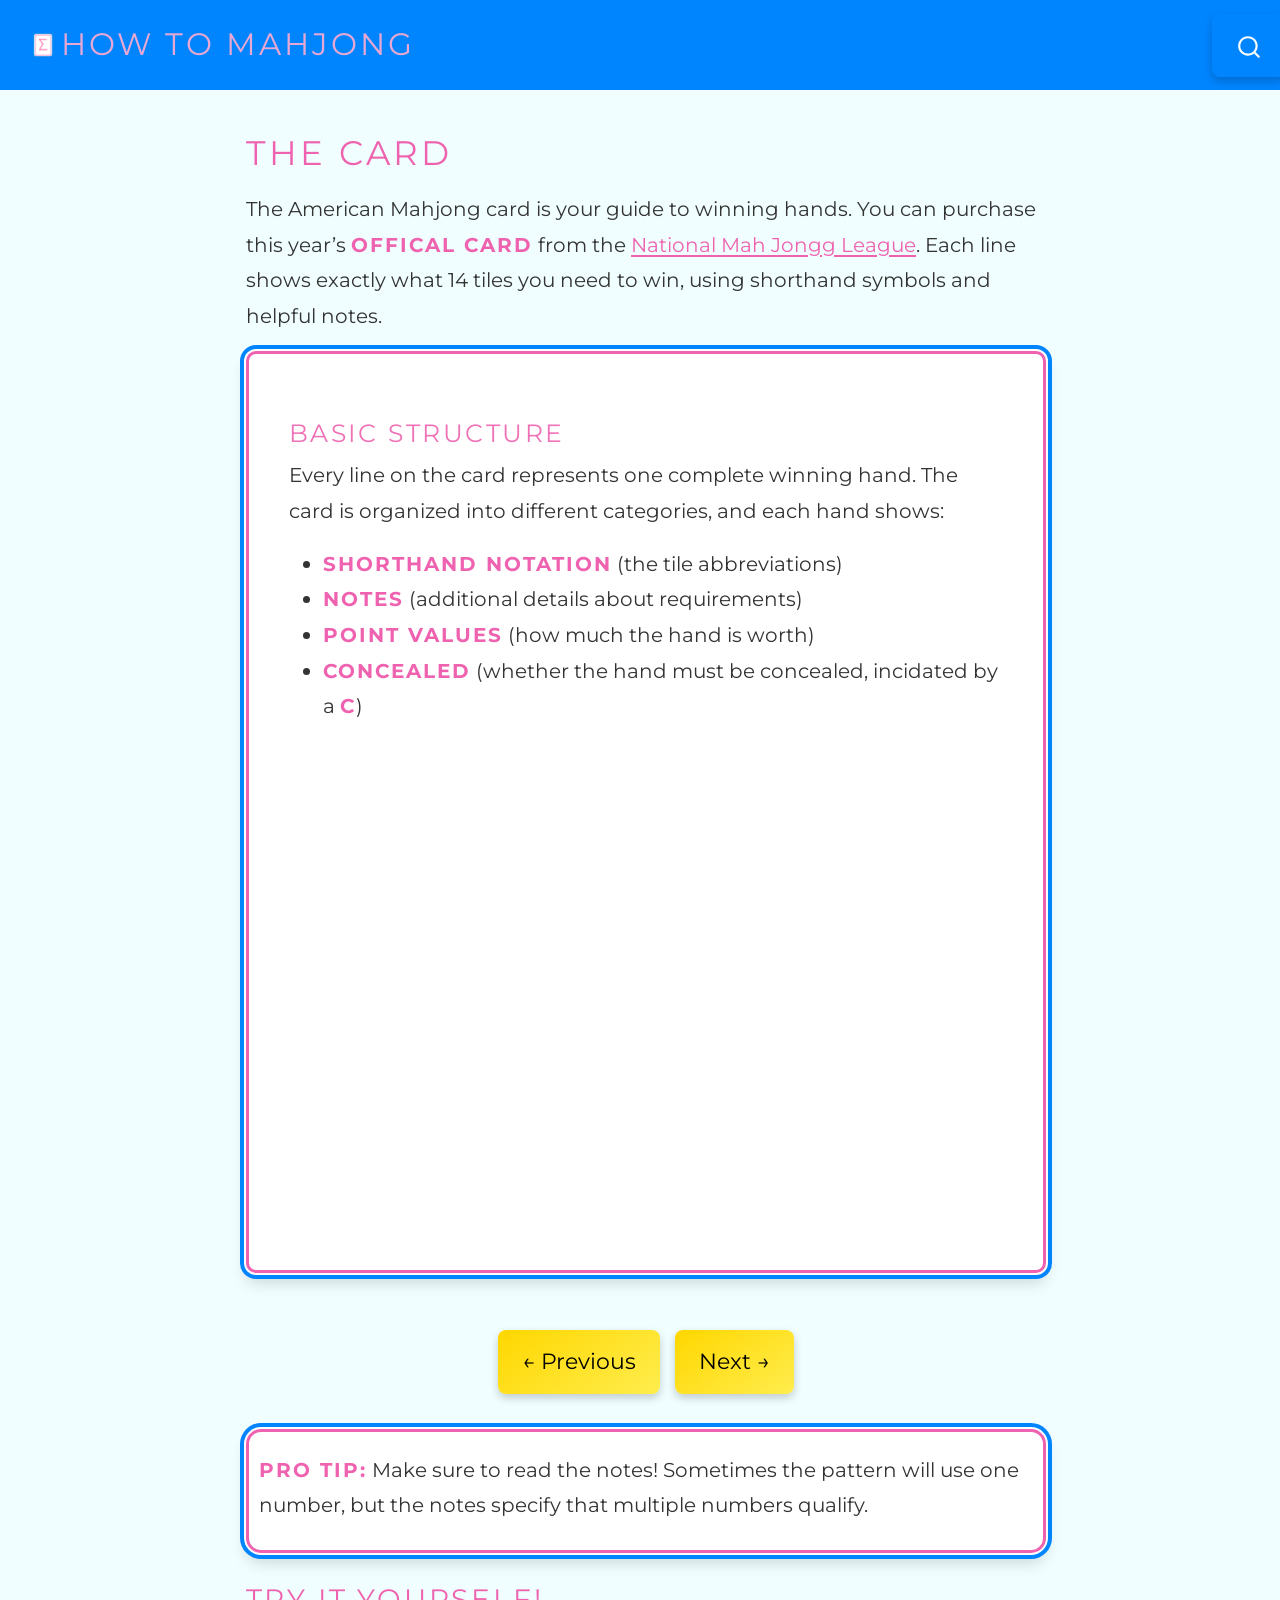
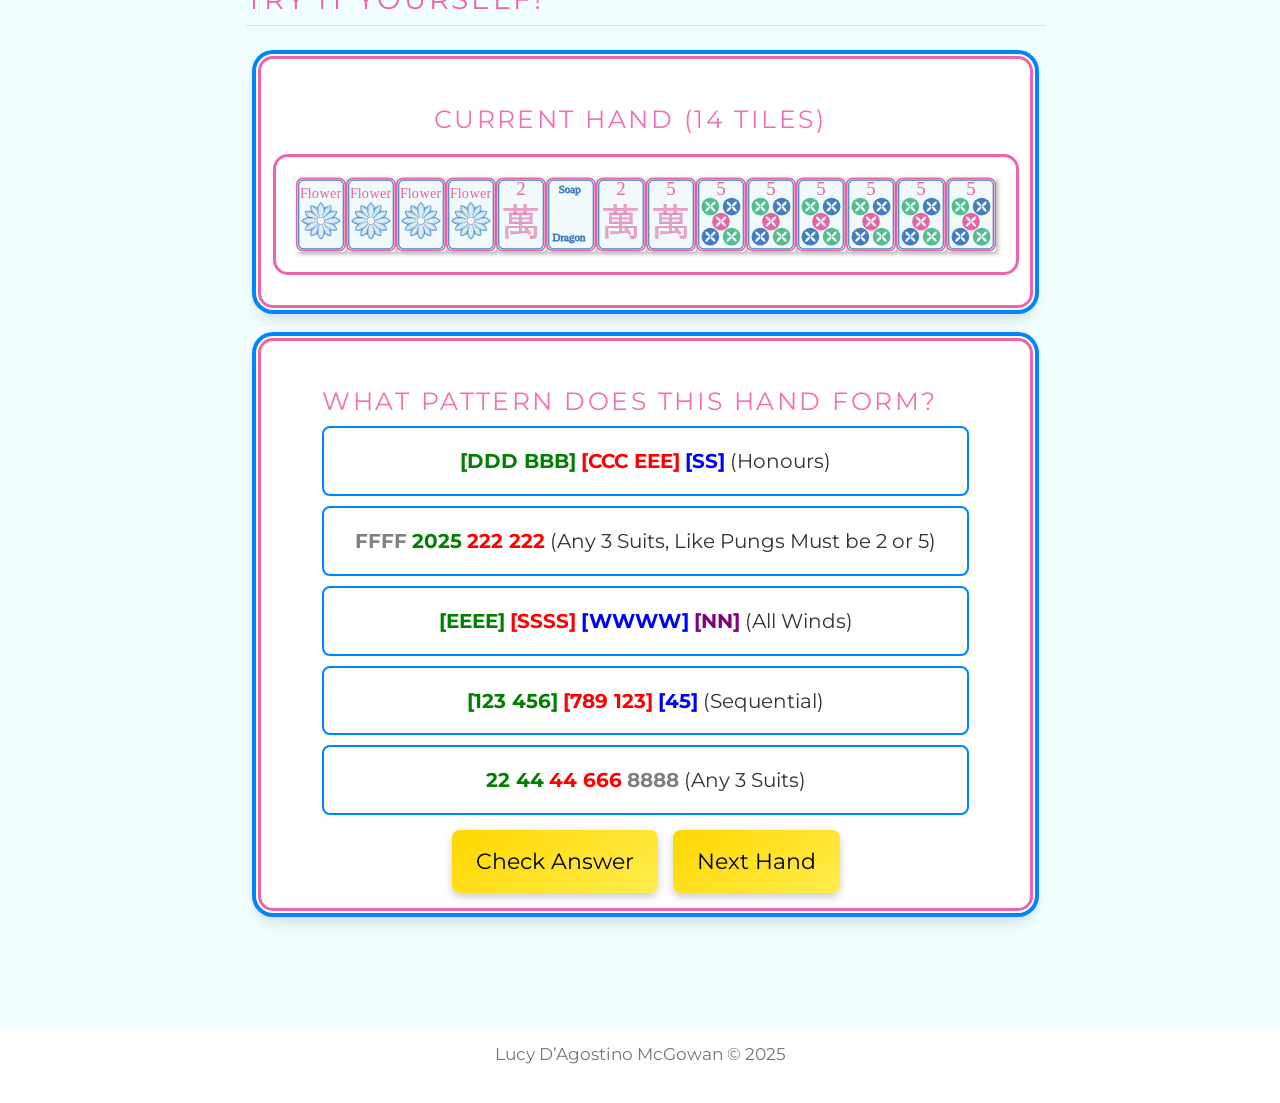
<file: posts/6-card/index.html>
<!DOCTYPE html>
<html xmlns="http://www.w3.org/1999/xhtml" lang="en" xml:lang="en"><head>

<meta charset="utf-8">
<meta name="generator" content="quarto-1.7.29">

<meta name="viewport" content="width=device-width, initial-scale=1.0, user-scalable=yes">


<title>The Card – How to Mahjong</title>
<style>
code{white-space: pre-wrap;}
span.smallcaps{font-variant: small-caps;}
div.columns{display: flex; gap: min(4vw, 1.5em);}
div.column{flex: auto; overflow-x: auto;}
div.hanging-indent{margin-left: 1.5em; text-indent: -1.5em;}
ul.task-list{list-style: none;}
ul.task-list li input[type="checkbox"] {
  width: 0.8em;
  margin: 0 0.8em 0.2em -1em; /* quarto-specific, see https://github.com/quarto-dev/quarto-cli/issues/4556 */ 
  vertical-align: middle;
}
</style>


<script src="../../site_libs/quarto-nav/quarto-nav.js"></script>
<script src="../../site_libs/quarto-nav/headroom.min.js"></script>
<script src="../../site_libs/clipboard/clipboard.min.js"></script>
<script src="../../site_libs/quarto-search/autocomplete.umd.js"></script>
<script src="../../site_libs/quarto-search/fuse.min.js"></script>
<script src="../../site_libs/quarto-search/quarto-search.js"></script>
<meta name="quarto:offset" content="../../">
<script src="../../site_libs/quarto-html/quarto.js" type="module"></script>
<script src="../../site_libs/quarto-html/tabsets/tabsets.js" type="module"></script>
<script src="../../site_libs/quarto-html/popper.min.js"></script>
<script src="../../site_libs/quarto-html/tippy.umd.min.js"></script>
<script src="../../site_libs/quarto-html/anchor.min.js"></script>
<link href="../../site_libs/quarto-html/tippy.css" rel="stylesheet">
<link href="../../site_libs/quarto-html/quarto-syntax-highlighting-0815c480559380816a4d1ea211a47e91.css" rel="stylesheet" id="quarto-text-highlighting-styles">
<script src="../../site_libs/bootstrap/bootstrap.min.js"></script>
<link href="../../site_libs/bootstrap/bootstrap-icons.css" rel="stylesheet">
<link href="../../site_libs/bootstrap/bootstrap-3f3965cf620923b27a2da36f3333ad32.min.css" rel="stylesheet" append-hash="true" id="quarto-bootstrap" data-mode="light">
<script id="quarto-search-options" type="application/json">{
  "location": "navbar",
  "copy-button": false,
  "collapse-after": 3,
  "panel-placement": "end",
  "type": "overlay",
  "limit": 50,
  "keyboard-shortcut": [
    "f",
    "/",
    "s"
  ],
  "show-item-context": false,
  "language": {
    "search-no-results-text": "No results",
    "search-matching-documents-text": "matching documents",
    "search-copy-link-title": "Copy link to search",
    "search-hide-matches-text": "Hide additional matches",
    "search-more-match-text": "more match in this document",
    "search-more-matches-text": "more matches in this document",
    "search-clear-button-title": "Clear",
    "search-text-placeholder": "",
    "search-detached-cancel-button-title": "Cancel",
    "search-submit-button-title": "Submit",
    "search-label": "Search"
  }
}</script>


</head>

<body class="nav-fixed fullcontent quarto-light">

<div id="quarto-search-results"></div>
  <header id="quarto-header" class="headroom fixed-top">
    <nav class="navbar navbar-expand-lg " data-bs-theme="dark">
      <div class="navbar-container container-fluid">
      <div class="navbar-brand-container mx-auto">
    <a href="../../index.html" class="navbar-brand navbar-brand-logo">
    <img src="../../logo.png" alt="" class="navbar-logo">
    </a>
    <a class="navbar-brand" href="../../index.html">
    <span class="navbar-title">How to Mahjong</span>
    </a>
  </div>
        <div class="quarto-navbar-tools tools-end">
</div>
          <div id="quarto-search" class="" title="Search"></div>
      </div> <!-- /container-fluid -->
    </nav>
</header>
<!-- content -->
<div id="quarto-content" class="quarto-container page-columns page-rows-contents page-layout-article page-navbar">
<!-- sidebar -->
<!-- margin-sidebar -->
    
<!-- main -->
<main class="content" id="quarto-document-content">

<header id="title-block-header" class="quarto-title-block default">
<div class="quarto-title">
<h1 class="title">The Card</h1>
</div>



<div class="quarto-title-meta">

    
  
    
  </div>
  


</header>


<p>The American Mahjong card is your guide to winning hands. You can purchase this year’s <strong>offical card</strong> from the <a href="https://www.nationalmahjonggleague.org/store.aspx#">National Mah Jongg League</a>. Each line shows exactly what 14 tiles you need to win, using shorthand symbols and helpful notes.</p>
<div class="mahj-carousel">
<div id="carousel" class="mahj-carousel-inner">
<section id="basic-structure" class="level3 mahj-slide">
<h3 class="anchored" data-anchor-id="basic-structure">Basic Structure</h3>
<p>Every line on the card represents one complete winning hand. The card is organized into different categories, and each hand shows:</p>
<ul>
<li><strong>Shorthand notation</strong> (the tile abbreviations)</li>
<li><strong>Notes</strong> (additional details about requirements)</li>
<li><strong>Point values</strong> (how much the hand is worth)</li>
<li><strong>Concealed</strong> (whether the hand must be concealed, incidated by a <strong>C</strong>)</li>
</ul>
</section>
<div class="mahj-slide">
<section id="shorthand" class="level3">
<h3 class="anchored" data-anchor-id="shorthand">Shorthand</h3>
<p>The card uses these standard abbreviations:</p>
<ul>
<li><strong>1-9</strong>: Numbered tiles (any suit: dots, bams, or craks)</li>
<li><strong>D</strong>: Dragon</li>
<li><strong>0</strong>: Soap (white dragon, can be paired with any suit)</li>
<li><strong>N, E, W, S</strong>: Wind tiles (North, East, West, South)</li>
<li><strong>F</strong>: Flower tiles</li>
</ul>
</section>
<section id="examples" class="level3">
<h3 class="anchored" data-anchor-id="examples">Examples</h3>
<p><span style="color: grey; font-weight:bold;">11 22 333 444 5555</span></p>
<p>This means you need <strong>2 ones</strong>, <strong>2 twos</strong>, <strong>3 threes</strong>, <strong>3 fours</strong>, and <strong>4 fives</strong></p>
<p><span style="color: grey; font-weight:bold;">FFFF 11 22 333 DDD</span></p>
<p>This means you need <strong>4 flowers</strong>, <strong>2 ones</strong>, <strong>2 twos</strong>, <strong>3 threes</strong>, and <strong>3 dragons</strong></p>
</section>
</div>
<section id="essential-vocabulary" class="level3 mahj-slide">
<h3 class="anchored" data-anchor-id="essential-vocabulary">Essential Vocabulary</h3>
<p>Understanding these terms is crucial for reading the card:</p>
<ul>
<li><strong>Pair</strong>: 2 identical tiles</li>
<li><strong>Pung</strong>: 3 identical tiles<br>
</li>
<li><strong>Kong</strong>: 4 identical tiles</li>
<li><strong>Quint</strong>: 5 identical tiles</li>
</ul>
</section>
<div class="mahj-slide">
<section id="reading-the-notes" class="level3">
<h3 class="anchored" data-anchor-id="reading-the-notes">Reading the Notes</h3>
<p>The notes next to each line give you critical information:</p>
<p><strong>Suit Requirements</strong></p>
<ul>
<li>“Same suit” = All numbered tiles must be from the same suit</li>
<li>“Any 3 suits” = Use tiles from exactly 3 different suits</li>
<li>“2 suits” = Use tiles from exactly 2 suits</li>
</ul>
<p><strong>Special Conditions</strong></p>
<ul>
<li>“<strong>X</strong>” = The pungs (sets of 3), kongs (sets of 4), or quints (sets of 5) can be called from the discards</li>
<li>“<strong>C</strong>” = Conceled. NO tiles cannot be called from discards</li>
<li>“Consecutive numbers” = Numbers must be in order (like 1-2-3)</li>
</ul>
</section>
<section id="example" class="level3">
<h3 class="anchored" data-anchor-id="example">Example</h3>
<p><span style="color: grey; font-weight:bold;">FFFF 11 22 333 DDD</span> (Any 3 Consec. Nos. with Matching Dragons)</p>
<p>This means you do not need <em>exactly</em> <strong>11 22 333</strong>, but you can use <strong>any</strong> 3 consecutive numbers (i.e.&nbsp;<strong>44 55 666</strong> or <strong>77 88 999</strong> would also work!). The dragons must match the suit, (i.e.&nbsp;if you numbers are all bams, you must use the green dragons, if your numbers are all craks you must use the red dragon, if your numbers are all dots you must use the white dragon (soap!)).</p>
</section>
</div>
<div class="mahj-slide">
<section id="color-coding" class="level3">
<h3 class="anchored" data-anchor-id="color-coding">Color Coding</h3>
<p>When numbered tiles appear in the <strong>same color</strong> on the card, they must all be from the <strong>same suit</strong>.</p>
<p>Different colors mean you must have different suits for those tiles.</p>
<p>This visual system helps you quickly identify suit requirements at a glance.</p>
</section>
<section id="example-1" class="level3">
<h3 class="anchored" data-anchor-id="example-1">Example</h3>
<p><span style="color: green; font-weight:bold;">22 44</span> <span style="color: red; font-weight:bold;">44 666</span> <span style="color: grey; font-weight:bold;">8888</span> (Any 3 Suits)</p>
<p>This means that the suit for the <strong>22</strong> and <strong>44</strong> must match, the suit for the <strong>44 666</strong> must match (and be different from the <strong>22</strong> <strong>44</strong> suit), and the <strong>8888</strong> must be in the third suit.</p>
</section>
</div>
<section id="common-card-sections" class="level3 mahj-slide">
<h3 class="anchored" data-anchor-id="common-card-sections">Common Card Sections</h3>
<p>The hands are grouped into sections that appear year after year:</p>
<p><strong>{Year}</strong>: Hands using the current year with numbered tiles and soaps (e.g.&nbsp;<strong>2025</strong>)<br>
<strong>2468</strong>: Hands with only even numbers<br>
<strong>Any Like Numbers</strong>: All numbers are the same (e.g., all 3s)<br>
<strong>Math Sections</strong>: Some cards include multiplication/addition themes (e.g., <strong>FF</strong> <strong>1111</strong> + <strong>6666</strong> = <strong>7777</strong>)<br>
<strong>Quints</strong>: Hands including 5-of-a-kind groupings<br>
<strong>Consecutive Runs</strong>: Numbers in increasing order (e.g., 1, 2, 3, 4, 5)<br>
<strong>13579</strong>: Hands with only odd numbers<br>
<strong>Winds and Dragons</strong>: Hands featuring mostly winds and dragons<br>
<strong>369</strong>: Hands using the numbers 3, 6, and 9<br>
<strong>Singles and Pairs</strong>: Hands with only single tiles and pairs</p>
</section>
<section id="how-to-use-the-card" class="level3 mahj-slide">
<h3 class="anchored" data-anchor-id="how-to-use-the-card">How to Use the Card</h3>
<ol type="1">
<li><strong>Pick a category</strong> that matches tiles you’re collecting</li>
<li><strong>Read the shorthand</strong> to see what tiles you need</li>
<li><strong>Check the notes</strong> for specific requirements</li>
<li><strong>Count to 14</strong> to verify it’s a complete hand</li>
</ol>
<p>The combination of shorthand + notes tells you exactly what you need to win!</p>
</section>
</div>
</div>
<p><br></p>
<div class="nav-buttons text-center">
<button class="nav-btn" onclick="scrollCarousel(-1)">
← Previous
</button>
<button class="nav-btn" onclick="scrollCarousel(1)">
Next →
</button>
</div>
<div class="box">
<p><strong>Pro tip:</strong> Make sure to read the notes! Sometimes the pattern will use one number, but the notes specify that multiple numbers qualify.</p>
</div>
<section id="try-it-yourself" class="level2">
<h2 class="anchored" data-anchor-id="try-it-yourself">Try it yourself!</h2>
<div class="container">
<div class="box">
<div id="div">
<section id="current-hand-14-tiles" class="level3">
<h3 class="anchored" data-anchor-id="current-hand-14-tiles">Current Hand (14 tiles)</h3>
<div id="current-hand" class="current-hand">

</div>
</section>
</div>
</div>
<div class="box">
<div id="div2">
<section id="what-pattern-does-this-hand-form" class="level3">
<h3 class="anchored" data-anchor-id="what-pattern-does-this-hand-form">What pattern does this hand form?</h3>
<div id="pattern-options">

</div>
<div id="feedback" class="feedback">

</div>
<button id="check-btn">
Check Answer
</button>
<button id="new-hand-btn">
Next Hand
</button>
</section>
</div>
</div>
</div>
<script>
let currentSlide = 0;
const carousel = document.getElementById('carousel');
const slides = carousel.children;
const totalSlides = slides.length;

function scrollCarousel(direction) {
    currentSlide += direction;
    if (currentSlide < 0) currentSlide = 0;
    if (currentSlide >= totalSlides) currentSlide = totalSlides - 1;
    
    const slideWidth = slides[0].offsetWidth;
    carousel.scrollTo({
        left: slideWidth * currentSlide,
        behavior: 'smooth'
    });
}

carousel.addEventListener('scroll', () => {
    const slideWidth = slides[0].offsetWidth;
    currentSlide = Math.round(carousel.scrollLeft / slideWidth);
});
</script>


</section>

</main> <!-- /main -->
<script id="quarto-html-after-body" type="application/javascript">
  window.document.addEventListener("DOMContentLoaded", function (event) {
    const icon = "";
    const anchorJS = new window.AnchorJS();
    anchorJS.options = {
      placement: 'right',
      icon: icon
    };
    anchorJS.add('.anchored');
    const isCodeAnnotation = (el) => {
      for (const clz of el.classList) {
        if (clz.startsWith('code-annotation-')) {                     
          return true;
        }
      }
      return false;
    }
    const onCopySuccess = function(e) {
      // button target
      const button = e.trigger;
      // don't keep focus
      button.blur();
      // flash "checked"
      button.classList.add('code-copy-button-checked');
      var currentTitle = button.getAttribute("title");
      button.setAttribute("title", "Copied!");
      let tooltip;
      if (window.bootstrap) {
        button.setAttribute("data-bs-toggle", "tooltip");
        button.setAttribute("data-bs-placement", "left");
        button.setAttribute("data-bs-title", "Copied!");
        tooltip = new bootstrap.Tooltip(button, 
          { trigger: "manual", 
            customClass: "code-copy-button-tooltip",
            offset: [0, -8]});
        tooltip.show();    
      }
      setTimeout(function() {
        if (tooltip) {
          tooltip.hide();
          button.removeAttribute("data-bs-title");
          button.removeAttribute("data-bs-toggle");
          button.removeAttribute("data-bs-placement");
        }
        button.setAttribute("title", currentTitle);
        button.classList.remove('code-copy-button-checked');
      }, 1000);
      // clear code selection
      e.clearSelection();
    }
    const getTextToCopy = function(trigger) {
        const codeEl = trigger.previousElementSibling.cloneNode(true);
        for (const childEl of codeEl.children) {
          if (isCodeAnnotation(childEl)) {
            childEl.remove();
          }
        }
        return codeEl.innerText;
    }
    const clipboard = new window.ClipboardJS('.code-copy-button:not([data-in-quarto-modal])', {
      text: getTextToCopy
    });
    clipboard.on('success', onCopySuccess);
    if (window.document.getElementById('quarto-embedded-source-code-modal')) {
      const clipboardModal = new window.ClipboardJS('.code-copy-button[data-in-quarto-modal]', {
        text: getTextToCopy,
        container: window.document.getElementById('quarto-embedded-source-code-modal')
      });
      clipboardModal.on('success', onCopySuccess);
    }
      var localhostRegex = new RegExp(/^(?:http|https):\/\/localhost\:?[0-9]*\//);
      var mailtoRegex = new RegExp(/^mailto:/);
        var filterRegex = new RegExp("https:\/\/LucyMcGowan\.github\.io\/howtomahjong\/");
      var isInternal = (href) => {
          return filterRegex.test(href) || localhostRegex.test(href) || mailtoRegex.test(href);
      }
      // Inspect non-navigation links and adorn them if external
     var links = window.document.querySelectorAll('a[href]:not(.nav-link):not(.navbar-brand):not(.toc-action):not(.sidebar-link):not(.sidebar-item-toggle):not(.pagination-link):not(.no-external):not([aria-hidden]):not(.dropdown-item):not(.quarto-navigation-tool):not(.about-link)');
      for (var i=0; i<links.length; i++) {
        const link = links[i];
        if (!isInternal(link.href)) {
          // undo the damage that might have been done by quarto-nav.js in the case of
          // links that we want to consider external
          if (link.dataset.originalHref !== undefined) {
            link.href = link.dataset.originalHref;
          }
        }
      }
    function tippyHover(el, contentFn, onTriggerFn, onUntriggerFn) {
      const config = {
        allowHTML: true,
        maxWidth: 500,
        delay: 100,
        arrow: false,
        appendTo: function(el) {
            return el.parentElement;
        },
        interactive: true,
        interactiveBorder: 10,
        theme: 'quarto',
        placement: 'bottom-start',
      };
      if (contentFn) {
        config.content = contentFn;
      }
      if (onTriggerFn) {
        config.onTrigger = onTriggerFn;
      }
      if (onUntriggerFn) {
        config.onUntrigger = onUntriggerFn;
      }
      window.tippy(el, config); 
    }
    const noterefs = window.document.querySelectorAll('a[role="doc-noteref"]');
    for (var i=0; i<noterefs.length; i++) {
      const ref = noterefs[i];
      tippyHover(ref, function() {
        // use id or data attribute instead here
        let href = ref.getAttribute('data-footnote-href') || ref.getAttribute('href');
        try { href = new URL(href).hash; } catch {}
        const id = href.replace(/^#\/?/, "");
        const note = window.document.getElementById(id);
        if (note) {
          return note.innerHTML;
        } else {
          return "";
        }
      });
    }
    const xrefs = window.document.querySelectorAll('a.quarto-xref');
    const processXRef = (id, note) => {
      // Strip column container classes
      const stripColumnClz = (el) => {
        el.classList.remove("page-full", "page-columns");
        if (el.children) {
          for (const child of el.children) {
            stripColumnClz(child);
          }
        }
      }
      stripColumnClz(note)
      if (id === null || id.startsWith('sec-')) {
        // Special case sections, only their first couple elements
        const container = document.createElement("div");
        if (note.children && note.children.length > 2) {
          container.appendChild(note.children[0].cloneNode(true));
          for (let i = 1; i < note.children.length; i++) {
            const child = note.children[i];
            if (child.tagName === "P" && child.innerText === "") {
              continue;
            } else {
              container.appendChild(child.cloneNode(true));
              break;
            }
          }
          if (window.Quarto?.typesetMath) {
            window.Quarto.typesetMath(container);
          }
          return container.innerHTML
        } else {
          if (window.Quarto?.typesetMath) {
            window.Quarto.typesetMath(note);
          }
          return note.innerHTML;
        }
      } else {
        // Remove any anchor links if they are present
        const anchorLink = note.querySelector('a.anchorjs-link');
        if (anchorLink) {
          anchorLink.remove();
        }
        if (window.Quarto?.typesetMath) {
          window.Quarto.typesetMath(note);
        }
        if (note.classList.contains("callout")) {
          return note.outerHTML;
        } else {
          return note.innerHTML;
        }
      }
    }
    for (var i=0; i<xrefs.length; i++) {
      const xref = xrefs[i];
      tippyHover(xref, undefined, function(instance) {
        instance.disable();
        let url = xref.getAttribute('href');
        let hash = undefined; 
        if (url.startsWith('#')) {
          hash = url;
        } else {
          try { hash = new URL(url).hash; } catch {}
        }
        if (hash) {
          const id = hash.replace(/^#\/?/, "");
          const note = window.document.getElementById(id);
          if (note !== null) {
            try {
              const html = processXRef(id, note.cloneNode(true));
              instance.setContent(html);
            } finally {
              instance.enable();
              instance.show();
            }
          } else {
            // See if we can fetch this
            fetch(url.split('#')[0])
            .then(res => res.text())
            .then(html => {
              const parser = new DOMParser();
              const htmlDoc = parser.parseFromString(html, "text/html");
              const note = htmlDoc.getElementById(id);
              if (note !== null) {
                const html = processXRef(id, note);
                instance.setContent(html);
              } 
            }).finally(() => {
              instance.enable();
              instance.show();
            });
          }
        } else {
          // See if we can fetch a full url (with no hash to target)
          // This is a special case and we should probably do some content thinning / targeting
          fetch(url)
          .then(res => res.text())
          .then(html => {
            const parser = new DOMParser();
            const htmlDoc = parser.parseFromString(html, "text/html");
            const note = htmlDoc.querySelector('main.content');
            if (note !== null) {
              // This should only happen for chapter cross references
              // (since there is no id in the URL)
              // remove the first header
              if (note.children.length > 0 && note.children[0].tagName === "HEADER") {
                note.children[0].remove();
              }
              const html = processXRef(null, note);
              instance.setContent(html);
            } 
          }).finally(() => {
            instance.enable();
            instance.show();
          });
        }
      }, function(instance) {
      });
    }
        let selectedAnnoteEl;
        const selectorForAnnotation = ( cell, annotation) => {
          let cellAttr = 'data-code-cell="' + cell + '"';
          let lineAttr = 'data-code-annotation="' +  annotation + '"';
          const selector = 'span[' + cellAttr + '][' + lineAttr + ']';
          return selector;
        }
        const selectCodeLines = (annoteEl) => {
          const doc = window.document;
          const targetCell = annoteEl.getAttribute("data-target-cell");
          const targetAnnotation = annoteEl.getAttribute("data-target-annotation");
          const annoteSpan = window.document.querySelector(selectorForAnnotation(targetCell, targetAnnotation));
          const lines = annoteSpan.getAttribute("data-code-lines").split(",");
          const lineIds = lines.map((line) => {
            return targetCell + "-" + line;
          })
          let top = null;
          let height = null;
          let parent = null;
          if (lineIds.length > 0) {
              //compute the position of the single el (top and bottom and make a div)
              const el = window.document.getElementById(lineIds[0]);
              top = el.offsetTop;
              height = el.offsetHeight;
              parent = el.parentElement.parentElement;
            if (lineIds.length > 1) {
              const lastEl = window.document.getElementById(lineIds[lineIds.length - 1]);
              const bottom = lastEl.offsetTop + lastEl.offsetHeight;
              height = bottom - top;
            }
            if (top !== null && height !== null && parent !== null) {
              // cook up a div (if necessary) and position it 
              let div = window.document.getElementById("code-annotation-line-highlight");
              if (div === null) {
                div = window.document.createElement("div");
                div.setAttribute("id", "code-annotation-line-highlight");
                div.style.position = 'absolute';
                parent.appendChild(div);
              }
              div.style.top = top - 2 + "px";
              div.style.height = height + 4 + "px";
              div.style.left = 0;
              let gutterDiv = window.document.getElementById("code-annotation-line-highlight-gutter");
              if (gutterDiv === null) {
                gutterDiv = window.document.createElement("div");
                gutterDiv.setAttribute("id", "code-annotation-line-highlight-gutter");
                gutterDiv.style.position = 'absolute';
                const codeCell = window.document.getElementById(targetCell);
                const gutter = codeCell.querySelector('.code-annotation-gutter');
                gutter.appendChild(gutterDiv);
              }
              gutterDiv.style.top = top - 2 + "px";
              gutterDiv.style.height = height + 4 + "px";
            }
            selectedAnnoteEl = annoteEl;
          }
        };
        const unselectCodeLines = () => {
          const elementsIds = ["code-annotation-line-highlight", "code-annotation-line-highlight-gutter"];
          elementsIds.forEach((elId) => {
            const div = window.document.getElementById(elId);
            if (div) {
              div.remove();
            }
          });
          selectedAnnoteEl = undefined;
        };
          // Handle positioning of the toggle
      window.addEventListener(
        "resize",
        throttle(() => {
          elRect = undefined;
          if (selectedAnnoteEl) {
            selectCodeLines(selectedAnnoteEl);
          }
        }, 10)
      );
      function throttle(fn, ms) {
      let throttle = false;
      let timer;
        return (...args) => {
          if(!throttle) { // first call gets through
              fn.apply(this, args);
              throttle = true;
          } else { // all the others get throttled
              if(timer) clearTimeout(timer); // cancel #2
              timer = setTimeout(() => {
                fn.apply(this, args);
                timer = throttle = false;
              }, ms);
          }
        };
      }
        // Attach click handler to the DT
        const annoteDls = window.document.querySelectorAll('dt[data-target-cell]');
        for (const annoteDlNode of annoteDls) {
          annoteDlNode.addEventListener('click', (event) => {
            const clickedEl = event.target;
            if (clickedEl !== selectedAnnoteEl) {
              unselectCodeLines();
              const activeEl = window.document.querySelector('dt[data-target-cell].code-annotation-active');
              if (activeEl) {
                activeEl.classList.remove('code-annotation-active');
              }
              selectCodeLines(clickedEl);
              clickedEl.classList.add('code-annotation-active');
            } else {
              // Unselect the line
              unselectCodeLines();
              clickedEl.classList.remove('code-annotation-active');
            }
          });
        }
    const findCites = (el) => {
      const parentEl = el.parentElement;
      if (parentEl) {
        const cites = parentEl.dataset.cites;
        if (cites) {
          return {
            el,
            cites: cites.split(' ')
          };
        } else {
          return findCites(el.parentElement)
        }
      } else {
        return undefined;
      }
    };
    var bibliorefs = window.document.querySelectorAll('a[role="doc-biblioref"]');
    for (var i=0; i<bibliorefs.length; i++) {
      const ref = bibliorefs[i];
      const citeInfo = findCites(ref);
      if (citeInfo) {
        tippyHover(citeInfo.el, function() {
          var popup = window.document.createElement('div');
          citeInfo.cites.forEach(function(cite) {
            var citeDiv = window.document.createElement('div');
            citeDiv.classList.add('hanging-indent');
            citeDiv.classList.add('csl-entry');
            var biblioDiv = window.document.getElementById('ref-' + cite);
            if (biblioDiv) {
              citeDiv.innerHTML = biblioDiv.innerHTML;
            }
            popup.appendChild(citeDiv);
          });
          return popup.innerHTML;
        });
      }
    }
  });
  </script>
</div> <!-- /content -->
<footer class="footer">
  <div class="nav-footer">
    <div class="nav-footer-left">
      &nbsp;
    </div>   
    <div class="nav-footer-center">
<p>Lucy D’Agostino McGowan © 2025</p>
</div>
    <div class="nav-footer-right">
      &nbsp;
    </div>
  </div>
</footer>
<!-- Mobile Rotation Reminder for Portrait Mode -->
<div class="rotation-reminder" id="rotationReminder">
    <div class="rotation-icon">📱</div>
    <div class="rotation-message">
        Please rotate your device to landscape mode for the best experience
    </div>
    <div class="rotation-subtitle">
        This content is optimized for horizontal viewing
    </div>
</div>
<style>
    /* Mobile Rotation Reminder Styles */
    .rotation-reminder {
        display: none;
        position: fixed;
        top: 0;
        left: 0;
        width: 100%;
        height: 100%;
        background-color: rgba(0, 0, 0, 0.9);
        z-index: 9999;
        justify-content: center;
        align-items: center;
        flex-direction: column;
        color: white;
        text-align: center;
        font-family: -apple-system, BlinkMacSystemFont, 'Segoe UI', Roboto, sans-serif;
        padding: 20px;
        box-sizing: border-box;
    }
    .rotation-icon {
        font-size: 4rem;
        margin-bottom: 20px;
        animation: rotate-phone 2s linear infinite;
    }
    .rotation-message {
        font-size: 1.2rem;
        margin-bottom: 10px;
        max-width: 300px;
        font-weight: 500;
    }
    .rotation-subtitle {
        font-size: 0.9rem;
        opacity: 0.8;
        max-width: 280px;
    }
    @keyframes rotate-phone {
        from { transform: rotate(0deg); }
        to { transform: rotate(360deg); }
    }
    /* Show reminder only on mobile devices in portrait mode */
    @media screen and (max-width: 768px) and (orientation: portrait) {
        .rotation-reminder {
            display: flex !important;
        }
    }
    /* Ensure it works with common mobile breakpoints - show when in portrait */
    @media screen and (max-height: 900px) and (max-width: 500px) and (orientation: portrait) {
        .rotation-reminder {
            display: flex !important;
        }
    }
</style>
<script>
    // Mobile Rotation Reminder Script
    (function() {
        'use strict';
        
        function handleOrientationChange() {
            const reminder = document.getElementById('rotationReminder');
            if (!reminder) return;
            
            const isMobile = window.innerWidth <= 768 || window.innerHeight <= 500;
            const isPortrait = window.innerHeight > window.innerWidth;
            
            // Show reminder only when device is mobile AND in portrait mode
            if (isMobile && isPortrait) {
                reminder.style.display = 'flex';
                console.log('Mobile portrait detected - rotation reminder active');
            } else {
                reminder.style.display = 'none';
            }
        }
        
        // Wait for DOM to be ready
        if (document.readyState === 'loading') {
            document.addEventListener('DOMContentLoaded', function() {
                handleOrientationChange();
            });
        } else {
            handleOrientationChange();
        }
        
        // Listen for orientation and resize events
        window.addEventListener('orientationchange', function() {
            setTimeout(handleOrientationChange, 100);
        });
        
        window.addEventListener('resize', handleOrientationChange);
    })();
</script>
<script src="../../assets/js/MahjongUtils.js"></script>
<script>
        // Game State Management
        class HandPatternGame {
            constructor() {
                this.tileMap = MahjongUtils.buildTileMap();
                this.currentHand = [];
                this.selectedOption = null;
                this.correctAnswer = null;
                this.handPatterns = [
                    {
                        name: "2468",
                        description: '<span style="color: green; font-weight: bold;">22 44</span> <span style="color: red; font-weight: bold;">44 666</span> <span style="color: grey; font-weight: bold;">8888</span> (Any 3 Suits)',
                        tiles: ['B2', 'B2', 'B4', 'B4', 'C4', 'C4', 'C6', 'C6', 'C6', 'D8', 'D8', 'D8', 'D8']
                    },
                    {
                        name: "2025",
                        description: '<span style="color: grey; font-weight: bold;">FFFF</span> <span style="color: green; font-weight: bold;">2025</span> <span style="color: red; font-weight: bold;">222 222</span> (Any 3 Suits, Like Pungs Must be 2 or 5)',
                        tiles: ['FL', 'FL', 'FL', 'FL', 'C2', 'DD', 'C2', 'C5', 'D5', 'D5', 'D5', 'D5', 'D5', 'D5']
                    },
                    {
                        name: "All Winds",
                        description: '<span style="color: green; font-weight: bold;">[EEEE]</span> <span style="color: red; font-weight: bold;">[SSSS]</span> <span style="color: blue; font-weight: bold;">[WWWW]</span> <span style="color: purple; font-weight: bold;">[NN]</span> (All Winds)',
                        tiles: ['E', 'E', 'E', 'E', 'S', 'S', 'S', 'S', 'W', 'W', 'W', 'W', 'N', 'N']
                    },
                    {
                        name: "Straight Run",
                        description: '<span style="color: green; font-weight: bold;">[123 456]</span> <span style="color: red; font-weight: bold;">[789 123]</span> <span style="color: blue; font-weight: bold;">[45]</span> (Sequential)',
                        tiles: ['B1', 'B2', 'B3', 'B4', 'B5', 'B6', 'B7', 'B8', 'B9', 'C1', 'C2', 'C3', 'C4', 'C5']
                    },
                    {
                        name: "Dragons and Winds",
                        description: '<span style="color: green; font-weight: bold;">[DDD BBB]</span> <span style="color: red; font-weight: bold;">[CCC EEE]</span> <span style="color: blue; font-weight: bold;">[SS]</span> (Honours)',
                        tiles: ['DD', 'DD', 'DD', 'BD', 'BD', 'BD', 'CD', 'CD', 'CD', 'E', 'E', 'E', 'S', 'S']
                    }
                ];
                this.init();
            }

            init() {
                this.setupEventListeners();
                this.generateNewHand();
            }

            generateNewHand() {
                // Select random pattern
                const randomIndex = Math.floor(Math.random() * this.handPatterns.length);
                const selectedPattern = this.handPatterns[randomIndex];
                this.correctAnswer = randomIndex;
                
                // Use the pattern's tiles as the current hand
                this.currentHand = [...selectedPattern.tiles];
                

                this.displayCurrentHand();
                this.displayPatternOptions();
                this.clearFeedback();
            }

            shuffleArray(array) {
                for (let i = array.length - 1; i > 0; i--) {
                    const j = Math.floor(Math.random() * (i + 1));
                    [array[i], array[j]] = [array[j], array[i]];
                }
            }

            displayCurrentHand() {
                const container = document.getElementById('current-hand');
                container.innerHTML = '';
                
                this.currentHand.forEach(tileCode => {
                    const tile = this.createTileElement(tileCode);
                    container.appendChild(tile);
                });
            }

            displayPatternOptions() {
                const container = document.getElementById('pattern-options');
                container.innerHTML = '';
                
                // Create shuffled options
                const shuffledOptions = [...this.handPatterns];
                this.shuffleArray(shuffledOptions);
                
                shuffledOptions.forEach((pattern, index) => {
                    const option = document.createElement('div');
                    option.className = 'pattern-option';
                    option.innerHTML = pattern.description;
                    option.dataset.patternIndex = this.handPatterns.indexOf(pattern);
                    
                    option.addEventListener('click', () => this.selectOption(option));
                    container.appendChild(option);
                });
            }

            createTileElement(tileCode) {
                const tile = document.createElement('div');
                tile.className = 'mahjong-tile-play';
                tile.dataset.tileCode = tileCode;
                
                const svgPath = this.getTileSvgPath(tileCode);
                tile.innerHTML = `<img src="${svgPath}" alt="${tileCode}" class="tile-image-play">`;
                
                return tile;
            }

            getTileSvgPath(tileCode) {
                const fileName = this.tileMap[tileCode] || 'blank.svg';
                return `../../assets/images/tiles/${fileName}`;
            }

            selectOption(optionElement) {
                // Clear previous selection
                document.querySelectorAll('.pattern-option').forEach(opt => {
                    opt.classList.remove('selected');
                });
                
                // Select new option
                optionElement.classList.add('selected');
                this.selectedOption = parseInt(optionElement.dataset.patternIndex);
            }

            checkAnswer() {
                if (this.selectedOption === null) {
                    this.showFeedback('Please select an answer first!', false);
                    return;
                }
                
                const options = document.querySelectorAll('.pattern-option');
                
                if (this.selectedOption === this.correctAnswer) {
                    // Correct answer
                    options.forEach(opt => {
                        if (parseInt(opt.dataset.patternIndex) === this.correctAnswer) {
                            opt.classList.add('correct');
                        }
                    });
                    this.showFeedback('Correct! Well done!', true);
                } else {
                    // Incorrect answer
                    options.forEach(opt => {
                        const patternIndex = parseInt(opt.dataset.patternIndex);
                        if (patternIndex === this.selectedOption) {
                            opt.classList.add('incorrect');
                        } else if (patternIndex === this.correctAnswer) {
                            opt.classList.add('correct');
                        }
                    });
                    this.showFeedback('Incorrect. The correct answer is highlighted in green.', false);
                }
            }

            showFeedback(message, isCorrect) {
                const feedback = document.getElementById('feedback');
                feedback.textContent = message;
                feedback.className = `feedback ${isCorrect ? 'correct' : 'incorrect'}`;
                feedback.style.display = 'block';
            }

            clearFeedback() {
                const feedback = document.getElementById('feedback');
                feedback.style.display = 'none';
                this.selectedOption = null;
                
                // Clear option styling
                document.querySelectorAll('.pattern-option').forEach(opt => {
                    opt.classList.remove('selected', 'correct', 'incorrect');
                });
            }

            setupEventListeners() {
                document.getElementById('check-btn').addEventListener('click', () => this.checkAnswer());
                document.getElementById('new-hand-btn').addEventListener('click', () => this.generateNewHand());
            }
        }

        // Initialize the game
        document.addEventListener('DOMContentLoaded', () => {
            new HandPatternGame();
        });
    </script>




</body></html>
</file>
<file: site_libs/quarto-html/tippy.css>
.tippy-box[data-animation=fade][data-state=hidden]{opacity:0}[data-tippy-root]{max-width:calc(100vw - 10px)}.tippy-box{position:relative;background-color:#333;color:#fff;border-radius:4px;font-size:14px;line-height:1.4;white-space:normal;outline:0;transition-property:transform,visibility,opacity}.tippy-box[data-placement^=top]>.tippy-arrow{bottom:0}.tippy-box[data-placement^=top]>.tippy-arrow:before{bottom:-7px;left:0;border-width:8px 8px 0;border-top-color:initial;transform-origin:center top}.tippy-box[data-placement^=bottom]>.tippy-arrow{top:0}.tippy-box[data-placement^=bottom]>.tippy-arrow:before{top:-7px;left:0;border-width:0 8px 8px;border-bottom-color:initial;transform-origin:center bottom}.tippy-box[data-placement^=left]>.tippy-arrow{right:0}.tippy-box[data-placement^=left]>.tippy-arrow:before{border-width:8px 0 8px 8px;border-left-color:initial;right:-7px;transform-origin:center left}.tippy-box[data-placement^=right]>.tippy-arrow{left:0}.tippy-box[data-placement^=right]>.tippy-arrow:before{left:-7px;border-width:8px 8px 8px 0;border-right-color:initial;transform-origin:center right}.tippy-box[data-inertia][data-state=visible]{transition-timing-function:cubic-bezier(.54,1.5,.38,1.11)}.tippy-arrow{width:16px;height:16px;color:#333}.tippy-arrow:before{content:"";position:absolute;border-color:transparent;border-style:solid}.tippy-content{position:relative;padding:5px 9px;z-index:1}
</file>
<file: site_libs/quarto-html/quarto-syntax-highlighting-0815c480559380816a4d1ea211a47e91.css>
/* quarto syntax highlight colors */
:root {
  --quarto-hl-ot-color: #003B4F;
  --quarto-hl-at-color: #657422;
  --quarto-hl-ss-color: #20794D;
  --quarto-hl-an-color: #5E5E5E;
  --quarto-hl-fu-color: #4758AB;
  --quarto-hl-st-color: #20794D;
  --quarto-hl-cf-color: #003B4F;
  --quarto-hl-op-color: #5E5E5E;
  --quarto-hl-er-color: #AD0000;
  --quarto-hl-bn-color: #AD0000;
  --quarto-hl-al-color: #AD0000;
  --quarto-hl-va-color: #111111;
  --quarto-hl-bu-color: inherit;
  --quarto-hl-ex-color: inherit;
  --quarto-hl-pp-color: #AD0000;
  --quarto-hl-in-color: #5E5E5E;
  --quarto-hl-vs-color: #20794D;
  --quarto-hl-wa-color: #5E5E5E;
  --quarto-hl-do-color: #5E5E5E;
  --quarto-hl-im-color: #00769E;
  --quarto-hl-ch-color: #20794D;
  --quarto-hl-dt-color: #AD0000;
  --quarto-hl-fl-color: #AD0000;
  --quarto-hl-co-color: #5E5E5E;
  --quarto-hl-cv-color: #5E5E5E;
  --quarto-hl-cn-color: #8f5902;
  --quarto-hl-sc-color: #5E5E5E;
  --quarto-hl-dv-color: #AD0000;
  --quarto-hl-kw-color: #003B4F;
}

/* other quarto variables */
:root {
  --quarto-font-monospace: SFMono-Regular, Menlo, Monaco, Consolas, "Liberation Mono", "Courier New", monospace;
}

/* syntax highlight based on Pandoc's rules */
pre > code.sourceCode > span {
  color: #003B4F;
}

code.sourceCode > span {
  color: #003B4F;
}

div.sourceCode,
div.sourceCode pre.sourceCode {
  color: #003B4F;
}

/* Normal */
code span {
  color: #003B4F;
}

/* Alert */
code span.al {
  color: #AD0000;
  font-style: inherit;
}

/* Annotation */
code span.an {
  color: #5E5E5E;
  font-style: inherit;
}

/* Attribute */
code span.at {
  color: #657422;
  font-style: inherit;
}

/* BaseN */
code span.bn {
  color: #AD0000;
  font-style: inherit;
}

/* BuiltIn */
code span.bu {
  font-style: inherit;
}

/* ControlFlow */
code span.cf {
  color: #003B4F;
  font-weight: bold;
  font-style: inherit;
}

/* Char */
code span.ch {
  color: #20794D;
  font-style: inherit;
}

/* Constant */
code span.cn {
  color: #8f5902;
  font-style: inherit;
}

/* Comment */
code span.co {
  color: #5E5E5E;
  font-style: inherit;
}

/* CommentVar */
code span.cv {
  color: #5E5E5E;
  font-style: italic;
}

/* Documentation */
code span.do {
  color: #5E5E5E;
  font-style: italic;
}

/* DataType */
code span.dt {
  color: #AD0000;
  font-style: inherit;
}

/* DecVal */
code span.dv {
  color: #AD0000;
  font-style: inherit;
}

/* Error */
code span.er {
  color: #AD0000;
  font-style: inherit;
}

/* Extension */
code span.ex {
  font-style: inherit;
}

/* Float */
code span.fl {
  color: #AD0000;
  font-style: inherit;
}

/* Function */
code span.fu {
  color: #4758AB;
  font-style: inherit;
}

/* Import */
code span.im {
  color: #00769E;
  font-style: inherit;
}

/* Information */
code span.in {
  color: #5E5E5E;
  font-style: inherit;
}

/* Keyword */
code span.kw {
  color: #003B4F;
  font-weight: bold;
  font-style: inherit;
}

/* Operator */
code span.op {
  color: #5E5E5E;
  font-style: inherit;
}

/* Other */
code span.ot {
  color: #003B4F;
  font-style: inherit;
}

/* Preprocessor */
code span.pp {
  color: #AD0000;
  font-style: inherit;
}

/* SpecialChar */
code span.sc {
  color: #5E5E5E;
  font-style: inherit;
}

/* SpecialString */
code span.ss {
  color: #20794D;
  font-style: inherit;
}

/* String */
code span.st {
  color: #20794D;
  font-style: inherit;
}

/* Variable */
code span.va {
  color: #111111;
  font-style: inherit;
}

/* VerbatimString */
code span.vs {
  color: #20794D;
  font-style: inherit;
}

/* Warning */
code span.wa {
  color: #5E5E5E;
  font-style: italic;
}

.prevent-inlining {
  content: "</";
}

/*# sourceMappingURL=d398365ccb532ba00fe56d6aa1025863.css.map */
</file>
